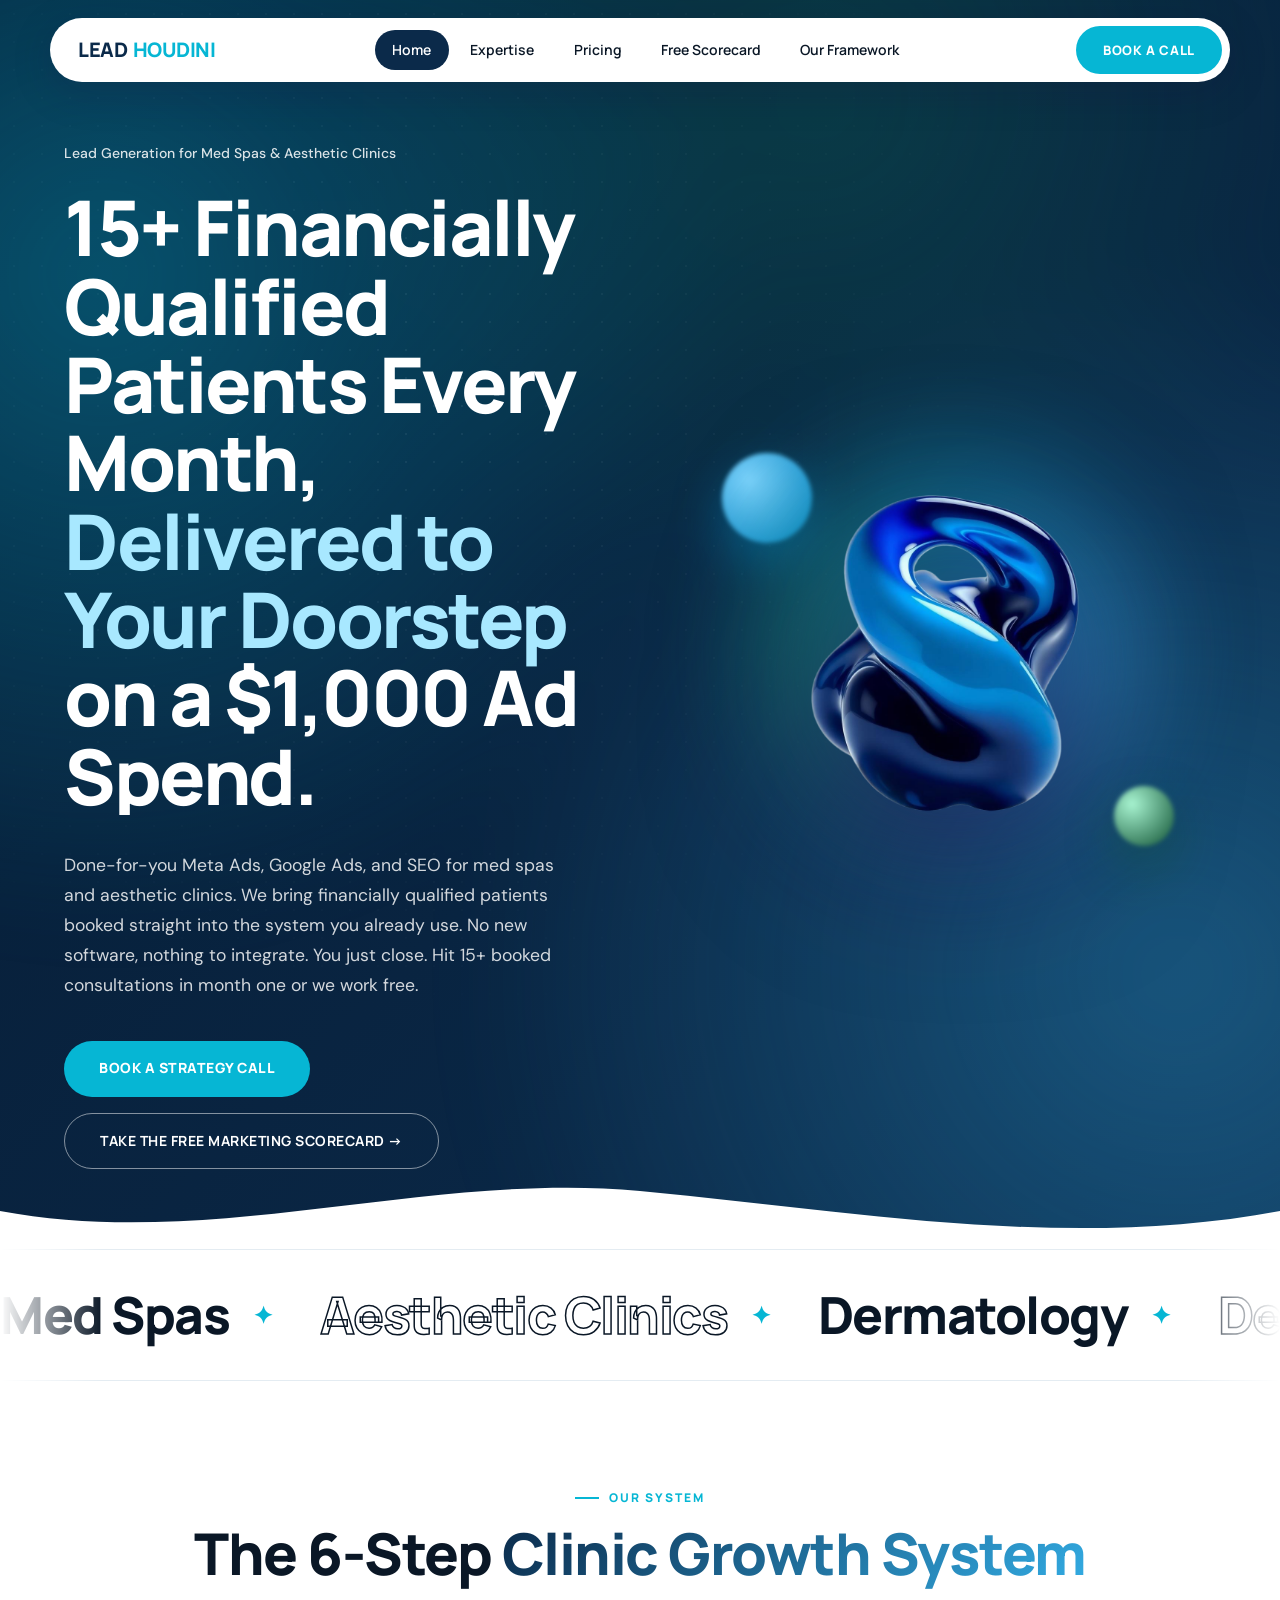
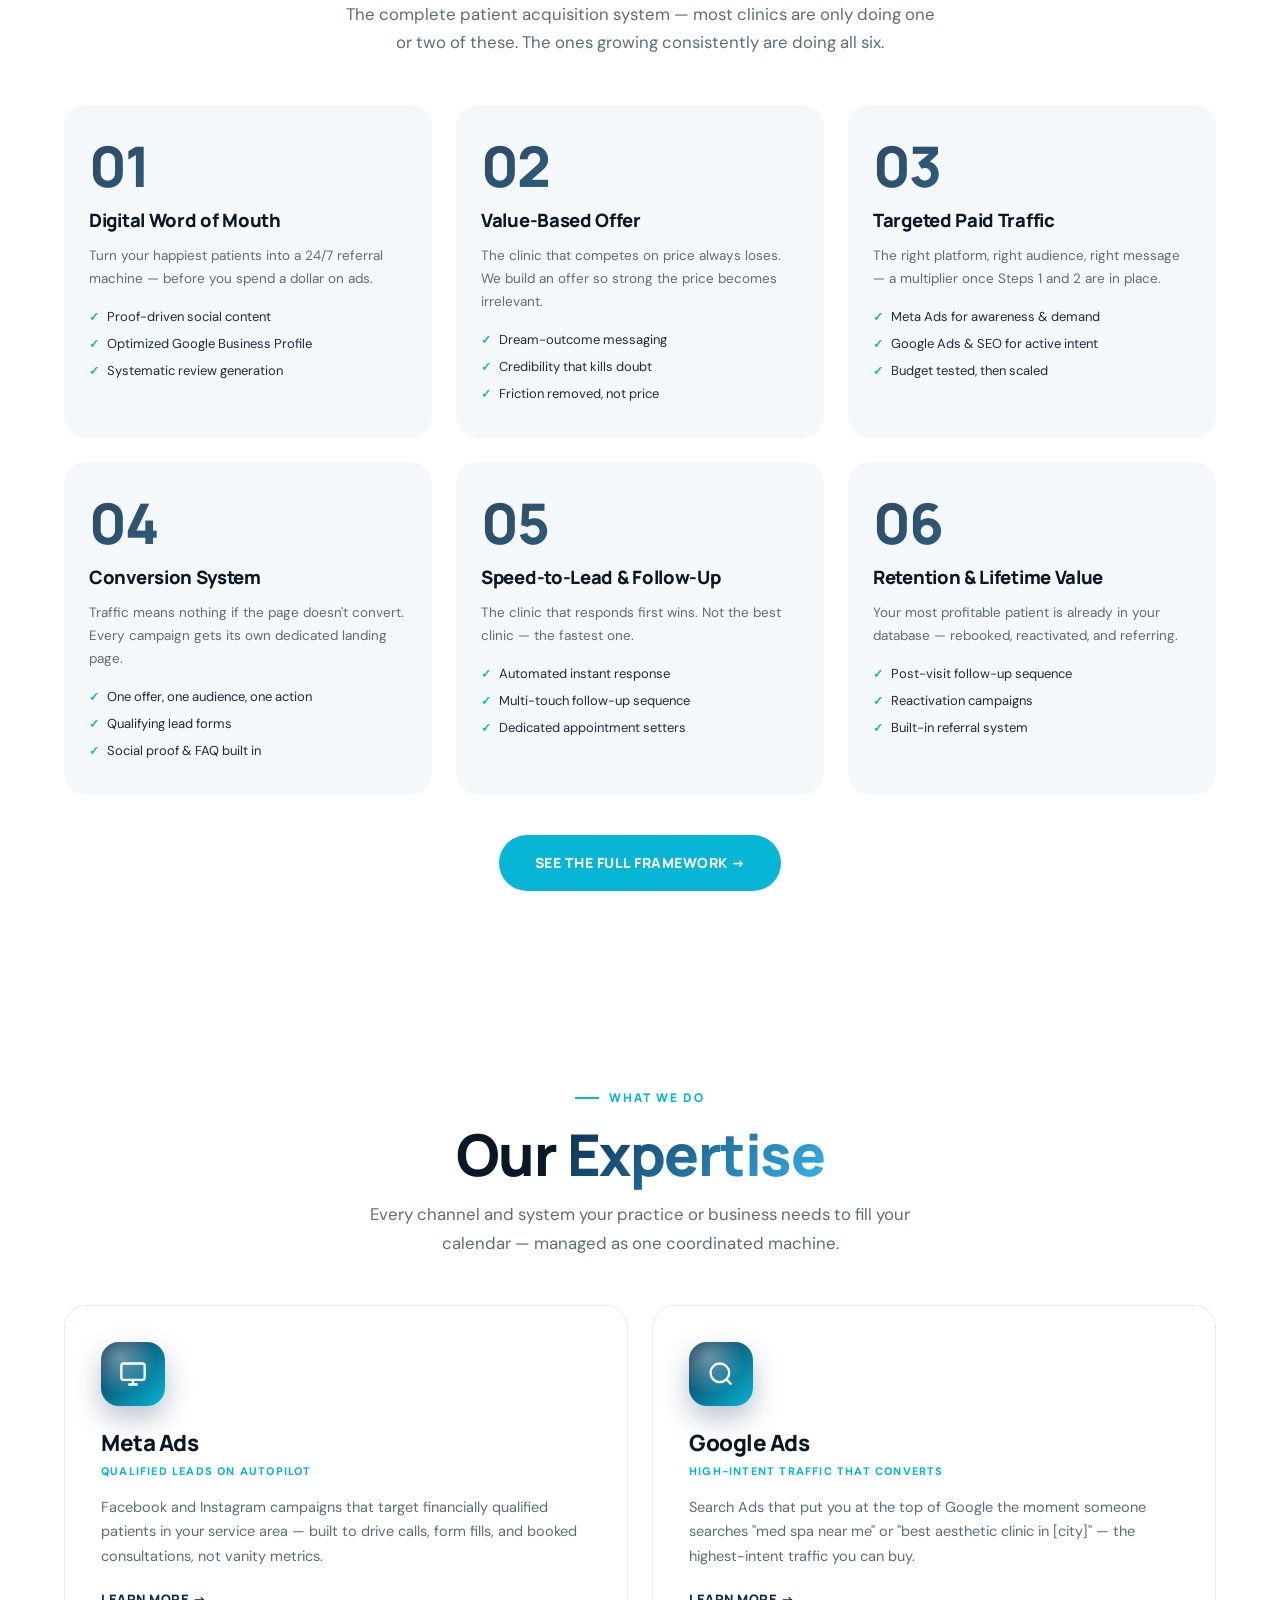
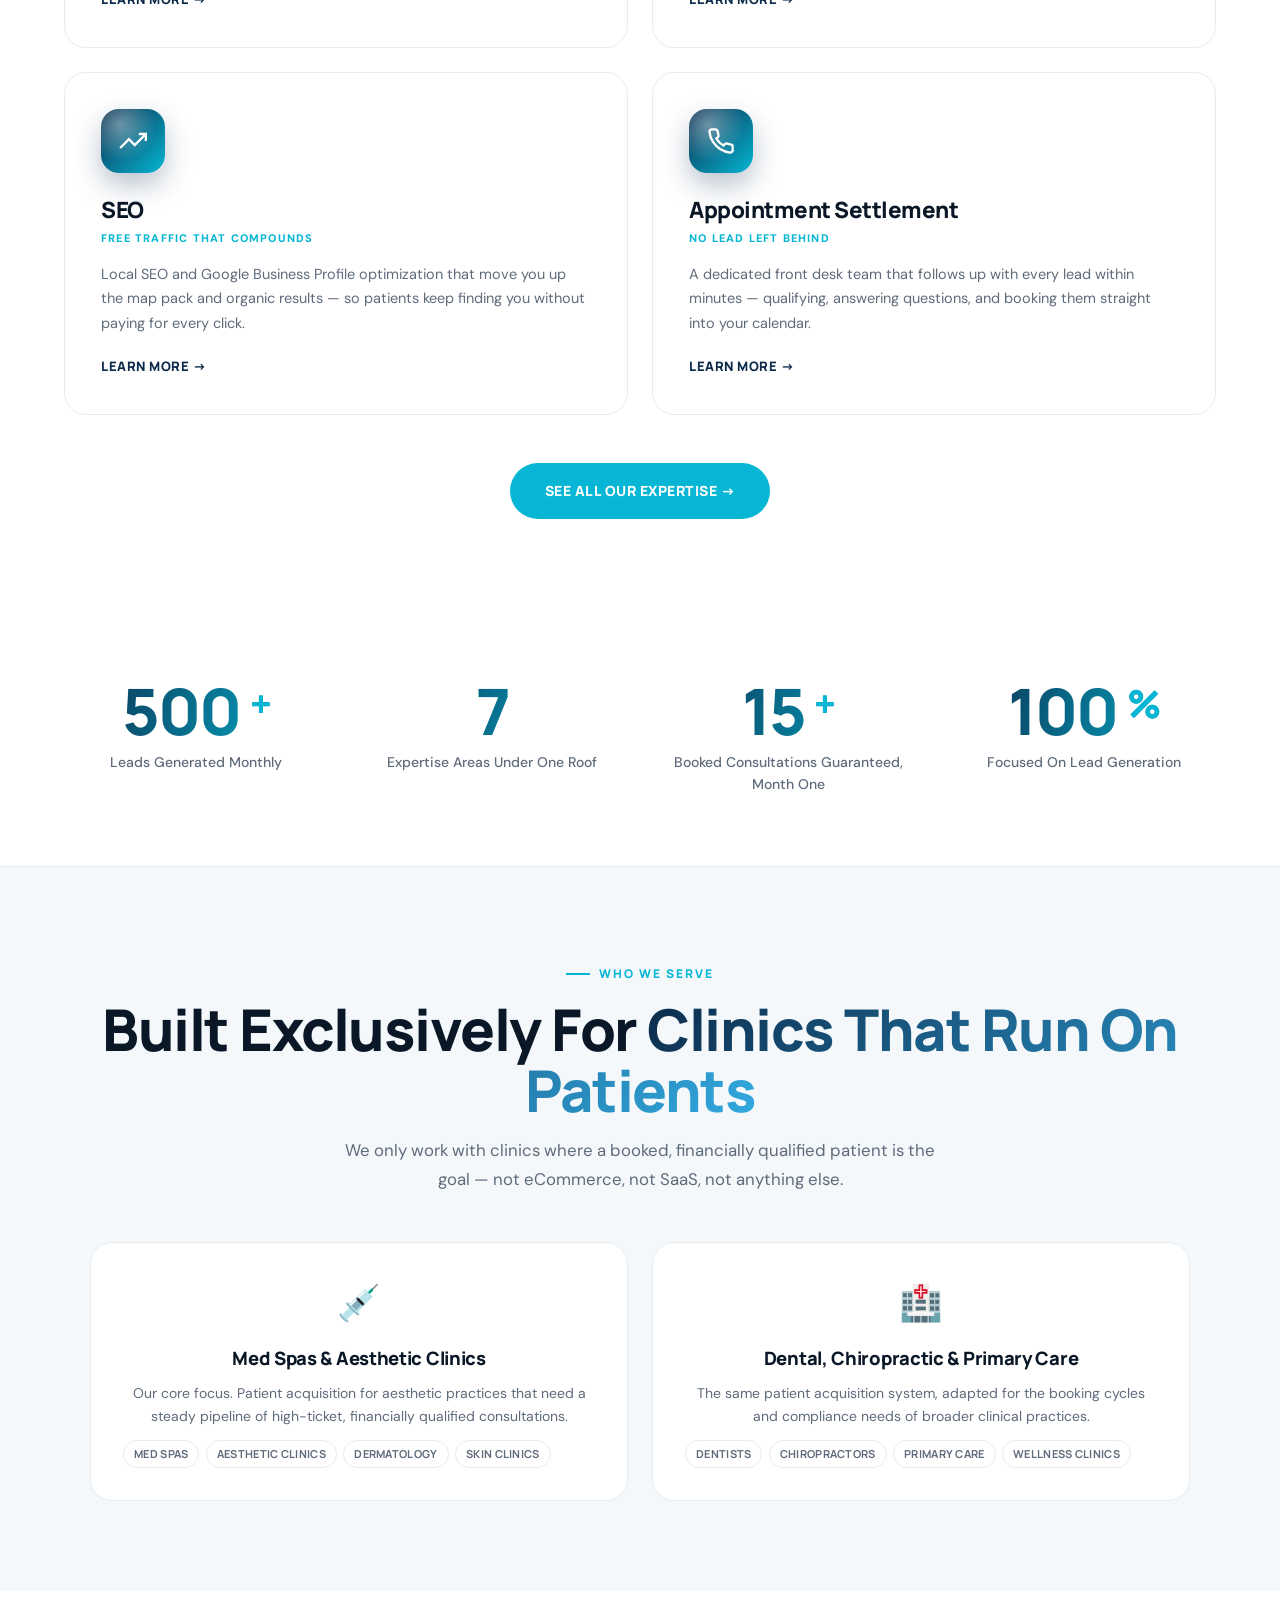
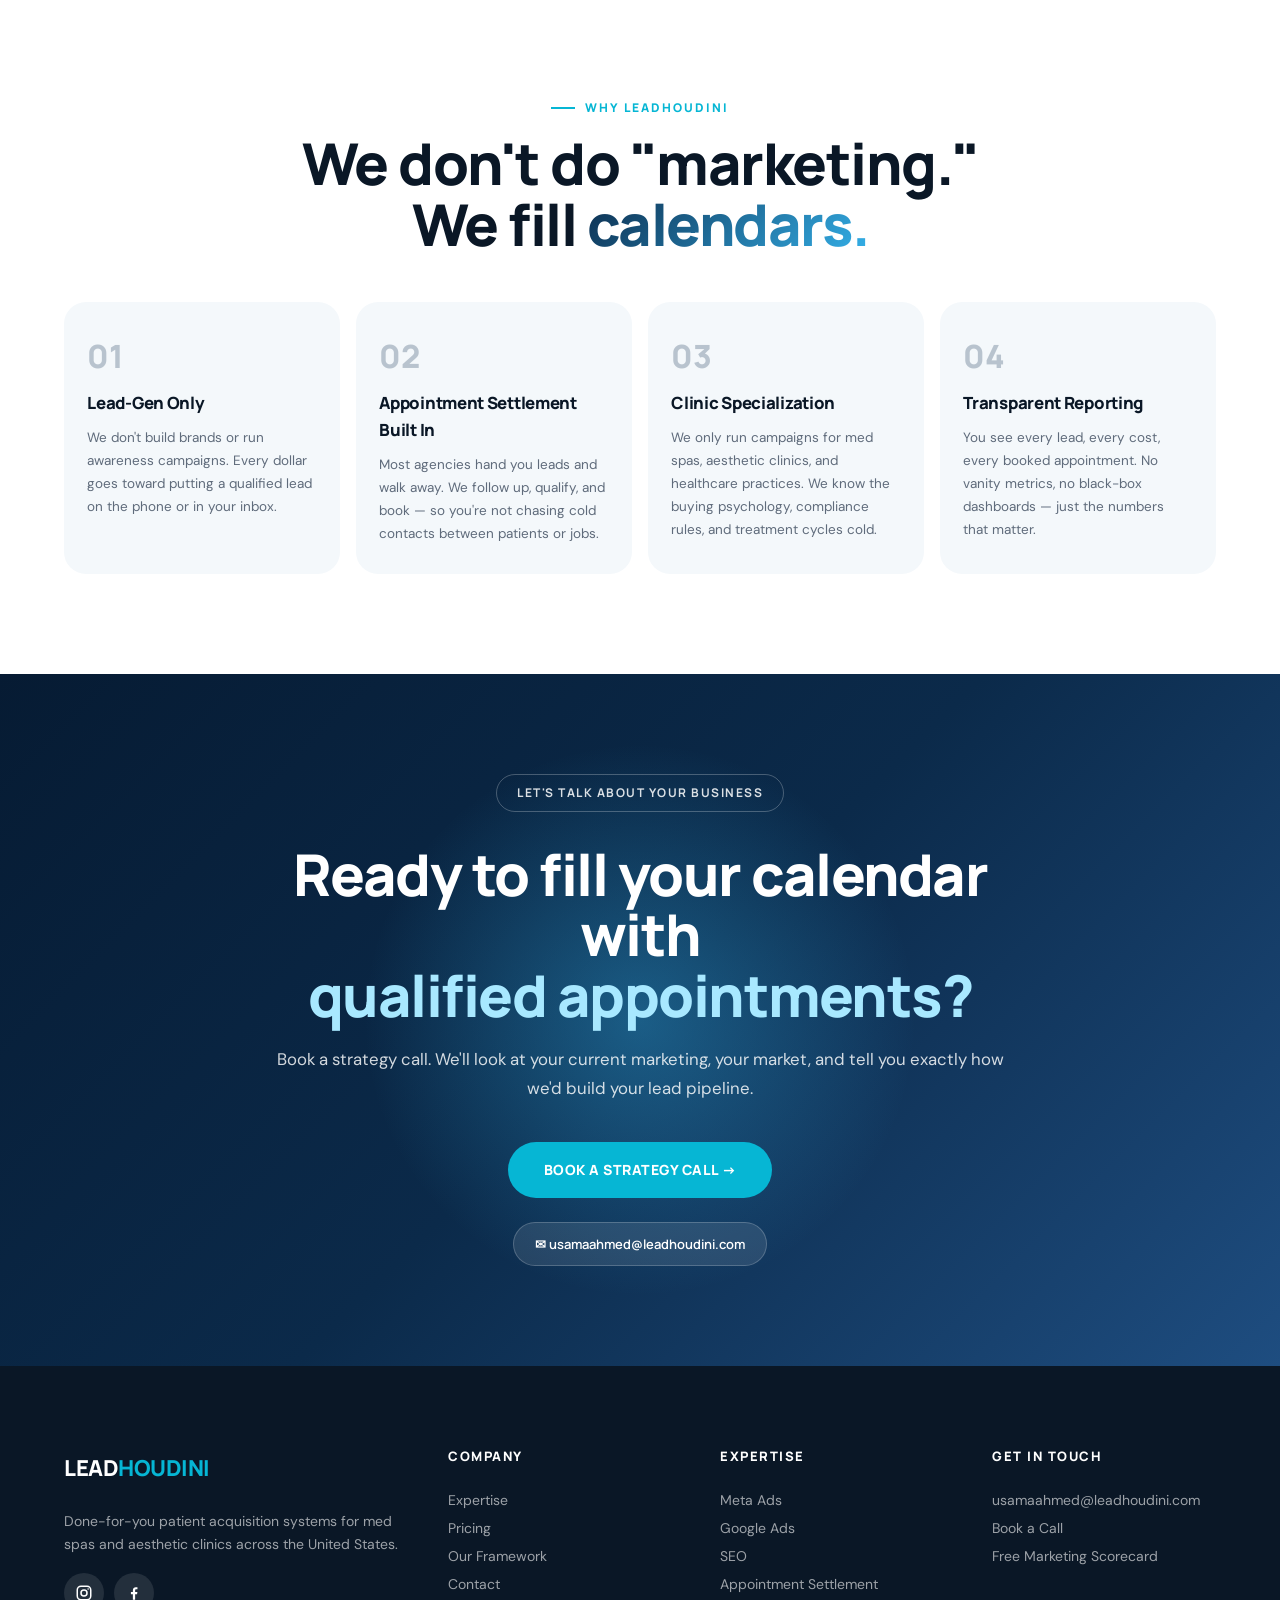
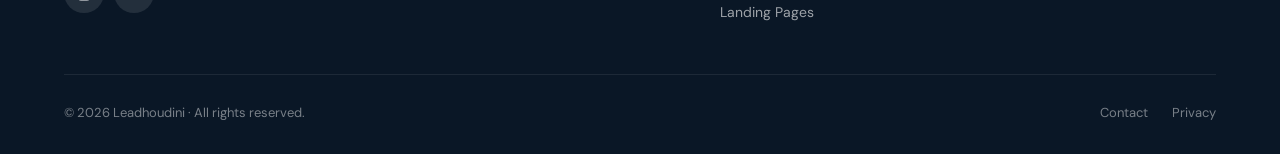
<file: index.html>
<!doctype html>
<html lang="en">
<head>
<meta charset="utf-8">
<meta name="viewport" content="width=device-width,initial-scale=1">
<title>Leadhoudini — Patient Acquisition for Med Spas & Aesthetic Clinics</title>
<meta name="description" content="Leadhoudini gets med spas and aesthetic clinics 15+ financially qualified patients every month, delivered to your doorstep on a $1,000 ad spend, with done-for-you Meta Ads, Google Ads, and SEO — booked straight into the system you already use.">
<link rel="icon" href="favicon.svg" type="image/svg+xml">
<link rel="icon" href="favicon.ico" sizes="48x48">
<link rel="apple-touch-icon" href="apple-touch-icon.png">
<link rel="preconnect" href="https://fonts.googleapis.com">
<link rel="preconnect" href="https://fonts.gstatic.com" crossorigin>
<link rel="stylesheet" href="https://fonts.googleapis.com/css2?family=Manrope:wght@400;500;600;700;800&family=DM+Sans:wght@300;400;500;600;700&display=swap">
<link rel="stylesheet" href="styles.css">
</head>
<body>

<nav class="main-nav">
  <div class="nav-inner">
    <a href="index.html" class="nav-logo">LEAD<span class="logo-accent">HOUDINI</span></a>
    <ul class="nav-links">
      <li><a href="index.html" class="active">Home</a></li>
      <li><a href="expertise.html">Expertise</a></li>
      <li><a href="pricing.html">Pricing</a></li>
      <li><a href="scorecard.html">Free Scorecard</a></li>
      <li><a href="framework.html">Our Framework</a></li>
    </ul>
    <a href="contact.html" class="nav-cta">Book a Call</a>
    <button class="nav-hamburger" aria-label="Menu"><span></span><span></span><span></span></button>
  </div>
</nav>
<div class="mobile-menu">
  <a href="index.html">Home</a>
  <a href="expertise.html">Expertise</a>
  <a href="pricing.html">Pricing</a>
  <a href="scorecard.html">Free Scorecard</a>
  <a href="framework.html">Our Framework</a>
  <a href="contact.html" class="mob-cta">Book a Call</a>
</div>

<div class="page-body">

<!-- ═══ HERO ═══ -->
<section class="hero">
  <div class="hero-inner">
    <div class="hero-copy">
      <div class="hero-eyebrow fade-up">Lead Generation for Med Spas & Aesthetic Clinics</div>
      <h1 class="hero-title fade-up">15+ Financially Qualified Patients Every Month, <span class="accent">Delivered to Your Doorstep</span><span class="hero-title-sub">on a $1,000 Ad Spend.</span></h1>
      <p class="hero-sub fade-up">Done-for-you Meta Ads, Google Ads, and SEO for med spas and aesthetic clinics. We bring financially qualified patients booked straight into the system you already use. No new software, nothing to integrate. You just close. Hit 15+ booked consultations in month one or we work free.</p>
      <div class="hero-actions fade-up">
        <a href="contact.html" class="btn-main">Book a Strategy Call</a>
        <a href="scorecard.html" class="btn-ghost">Take the Free Marketing Scorecard →</a>
      </div>
    </div>
    <div class="hero-visual fade-up">
      <span class="glow-ring" aria-hidden></span>
      <img src="hero-blob.png" alt="Abstract 3D growth shape" class="hero-blob" width="1024" height="1024">
    </div>
  </div>
  <svg class="hero-wave" viewBox="0 0 1440 120" preserveAspectRatio="none" aria-hidden>
    <path class="fill" d="M0,80 C240,120 480,40 720,60 C960,80 1200,120 1440,80 L1440,120 L0,120 Z"/>
  </svg>
</section>

<!-- ═══ INDUSTRY MARQUEE ═══ -->
<div class="marquee">
  <div class="marquee-inner">
    <span class="marquee-item"><span>Med Spas</span><span class="sep">✦</span></span>
    <span class="marquee-item"><span class="outline">Aesthetic Clinics</span><span class="sep">✦</span></span>
    <span class="marquee-item"><span>Dermatology</span><span class="sep">✦</span></span>
    <span class="marquee-item"><span class="outline">Dentists</span><span class="sep">✦</span></span>
    <span class="marquee-item"><span>Chiropractors</span><span class="sep">✦</span></span>
    <span class="marquee-item"><span class="outline">Wellness Clinics</span><span class="sep">✦</span></span>
    <span class="marquee-item"><span>Skin Clinics</span><span class="sep">✦</span></span>
    <span class="marquee-item"><span class="outline">Primary Care</span><span class="sep">✦</span></span>
    <!-- duplicate for seamless loop -->
    <span class="marquee-item"><span>Med Spas</span><span class="sep">✦</span></span>
    <span class="marquee-item"><span class="outline">Aesthetic Clinics</span><span class="sep">✦</span></span>
    <span class="marquee-item"><span>Dermatology</span><span class="sep">✦</span></span>
    <span class="marquee-item"><span class="outline">Dentists</span><span class="sep">✦</span></span>
    <span class="marquee-item"><span>Chiropractors</span><span class="sep">✦</span></span>
    <span class="marquee-item"><span class="outline">Wellness Clinics</span><span class="sep">✦</span></span>
  </div>
</div>

<!-- ═══ 6-STEP GROWTH FRAMEWORK ═══ -->
<section class="framework-section">
  <div class="section-inner" style="text-align:center">
    <span class="section-tag fade-up">Our System</span>
    <h2 class="section-title fade-up">The 6-Step <span class="accent">Clinic Growth System</span></h2>
    <p class="section-sub fade-up" style="margin:0 auto 3rem">The complete patient acquisition system — most clinics are only doing one or two of these. The ones growing consistently are doing all six.</p>
    <div class="fw-grid">
      <div class="fw-card fade-up">
        <div class="fw-num">01</div>
        <div class="fw-title">Digital Word of Mouth</div>
        <div class="fw-desc">Turn your happiest patients into a 24/7 referral machine — before you spend a dollar on ads.</div>
        <div class="fw-items">
          <div class="fw-item">Proof-driven social content</div>
          <div class="fw-item">Optimized Google Business Profile</div>
          <div class="fw-item">Systematic review generation</div>
        </div>
      </div>
      <div class="fw-card fade-up">
        <div class="fw-num">02</div>
        <div class="fw-title">Value-Based Offer</div>
        <div class="fw-desc">The clinic that competes on price always loses. We build an offer so strong the price becomes irrelevant.</div>
        <div class="fw-items">
          <div class="fw-item">Dream-outcome messaging</div>
          <div class="fw-item">Credibility that kills doubt</div>
          <div class="fw-item">Friction removed, not price</div>
        </div>
      </div>
      <div class="fw-card fade-up">
        <div class="fw-num">03</div>
        <div class="fw-title">Targeted Paid Traffic</div>
        <div class="fw-desc">The right platform, right audience, right message — a multiplier once Steps 1 and 2 are in place.</div>
        <div class="fw-items">
          <div class="fw-item">Meta Ads for awareness & demand</div>
          <div class="fw-item">Google Ads & SEO for active intent</div>
          <div class="fw-item">Budget tested, then scaled</div>
        </div>
      </div>
      <div class="fw-card fade-up">
        <div class="fw-num">04</div>
        <div class="fw-title">Conversion System</div>
        <div class="fw-desc">Traffic means nothing if the page doesn't convert. Every campaign gets its own dedicated landing page.</div>
        <div class="fw-items">
          <div class="fw-item">One offer, one audience, one action</div>
          <div class="fw-item">Qualifying lead forms</div>
          <div class="fw-item">Social proof & FAQ built in</div>
        </div>
      </div>
      <div class="fw-card fade-up">
        <div class="fw-num">05</div>
        <div class="fw-title">Speed-to-Lead & Follow-Up</div>
        <div class="fw-desc">The clinic that responds first wins. Not the best clinic — the fastest one.</div>
        <div class="fw-items">
          <div class="fw-item">Automated instant response</div>
          <div class="fw-item">Multi-touch follow-up sequence</div>
          <div class="fw-item">Dedicated appointment setters</div>
        </div>
      </div>
      <div class="fw-card fade-up">
        <div class="fw-num">06</div>
        <div class="fw-title">Retention & Lifetime Value</div>
        <div class="fw-desc">Your most profitable patient is already in your database — rebooked, reactivated, and referring.</div>
        <div class="fw-items">
          <div class="fw-item">Post-visit follow-up sequence</div>
          <div class="fw-item">Reactivation campaigns</div>
          <div class="fw-item">Built-in referral system</div>
        </div>
      </div>
    </div>
    <div class="section-cta-link" style="margin-top:2.5rem"><a href="framework.html" class="btn-main fade-up">See the Full Framework →</a></div>
  </div>
</section>

<!-- ═══ EXPERTISE PREVIEW ═══ -->
<section class="services-preview">
  <div class="section-inner">
    <div style="text-align:center;max-width:700px;margin:0 auto 3rem">
      <span class="section-tag fade-up">What We Do</span>
      <h2 class="section-title fade-up">Our <span class="accent">Expertise</span></h2>
      <p class="section-sub fade-up" style="margin:0 auto">Every channel and system your practice or business needs to fill your calendar — managed as one coordinated machine.</p>
    </div>
    <div class="svc-grid-home">
      <div class="svc-card fade-up">
        <div class="svc-icon"><svg viewBox="0 0 24 24" fill="none" stroke="currentColor" stroke-width="2"><rect x="2" y="3" width="20" height="14" rx="2"/><path d="M8 21h8M12 17v4"/></svg></div>
        <div class="svc-title">Meta Ads</div>
        <div class="svc-outcome">Qualified Leads On Autopilot</div>
        <div class="svc-desc">Facebook and Instagram campaigns that target financially qualified patients in your service area — built to drive calls, form fills, and booked consultations, not vanity metrics.</div>
        <a href="expertise.html" class="svc-visit">Learn More →</a>
      </div>
      <div class="svc-card fade-up">
        <div class="svc-icon"><svg viewBox="0 0 24 24" fill="none" stroke="currentColor" stroke-width="2"><circle cx="11" cy="11" r="8"/><path d="m21 21-4.35-4.35"/></svg></div>
        <div class="svc-title">Google Ads</div>
        <div class="svc-outcome">High-Intent Traffic That Converts</div>
        <div class="svc-desc">Search Ads that put you at the top of Google the moment someone searches "med spa near me" or "best aesthetic clinic in [city]" — the highest-intent traffic you can buy.</div>
        <a href="expertise.html" class="svc-visit">Learn More →</a>
      </div>
      <div class="svc-card fade-up">
        <div class="svc-icon"><svg viewBox="0 0 24 24" fill="none" stroke="currentColor" stroke-width="2"><polyline points="23 6 13.5 15.5 8.5 10.5 1 18"/><polyline points="17 6 23 6 23 12"/></svg></div>
        <div class="svc-title">SEO</div>
        <div class="svc-outcome">Free Traffic That Compounds</div>
        <div class="svc-desc">Local SEO and Google Business Profile optimization that move you up the map pack and organic results — so patients keep finding you without paying for every click.</div>
        <a href="expertise.html" class="svc-visit">Learn More →</a>
      </div>
      <div class="svc-card fade-up">
        <div class="svc-icon"><svg viewBox="0 0 24 24" fill="none" stroke="currentColor" stroke-width="2"><path d="M22 16.92v3a2 2 0 0 1-2.18 2 19.79 19.79 0 0 1-8.63-3.07 19.5 19.5 0 0 1-6-6 19.79 19.79 0 0 1-3.07-8.67A2 2 0 0 1 4.11 2h3a2 2 0 0 1 2 1.72c.127.96.361 1.903.7 2.81a2 2 0 0 1-.45 2.11L8.09 9.91a16 16 0 0 0 6 6l1.27-1.27a2 2 0 0 1 2.11-.45c.907.339 1.85.573 2.81.7A2 2 0 0 1 22 16.92z"/></svg></div>
        <div class="svc-title">Appointment Settlement</div>
        <div class="svc-outcome">No Lead Left Behind</div>
        <div class="svc-desc">A dedicated front desk team that follows up with every lead within minutes — qualifying, answering questions, and booking them straight into your calendar.</div>
        <a href="expertise.html" class="svc-visit">Learn More →</a>
      </div>
    </div>
    <div class="section-cta-link"><a href="expertise.html" class="btn-main fade-up">See All Our Expertise →</a></div>
  </div>
</section>

<!-- ═══ STATS ═══ -->
<section class="stats-strip">
  <div class="stats-grid">
    <div class="stat-item fade-up">
      <div class="stat-num">500<span class="plus">+</span></div>
      <div class="stat-label">Leads Generated Monthly</div>
    </div>
    <div class="stat-item fade-up">
      <div class="stat-num">7</div>
      <div class="stat-label">Expertise Areas Under One Roof</div>
    </div>
    <div class="stat-item fade-up">
      <div class="stat-num">15<span class="plus">+</span></div>
      <div class="stat-label">Booked Consultations Guaranteed, Month One</div>
    </div>
    <div class="stat-item fade-up">
      <div class="stat-num">100<span class="plus">%</span></div>
      <div class="stat-label">Focused On Lead Generation</div>
    </div>
  </div>
</section>

<!-- ═══ INDUSTRIES ═══ -->
<section class="section" style="background:var(--bg-soft)">
  <div class="section-inner" style="text-align:center">
    <span class="section-tag fade-up">Who We Serve</span>
    <h2 class="section-title fade-up">Built Exclusively For <span class="accent">Clinics That Run On Patients</span></h2>
    <p class="section-sub fade-up" style="margin:0 auto 3rem">We only work with clinics where a booked, financially qualified patient is the goal — not eCommerce, not SaaS, not anything else.</p>
    <div class="ind-grid">
      <div class="ind-card fade-up">
        <div class="ind-icon">💉</div>
        <div class="ind-title">Med Spas & Aesthetic Clinics</div>
        <div class="ind-desc">Our core focus. Patient acquisition for aesthetic practices that need a steady pipeline of high-ticket, financially qualified consultations.</div>
        <div class="ind-subs"><span class="ind-sub">Med Spas</span><span class="ind-sub">Aesthetic Clinics</span><span class="ind-sub">Dermatology</span><span class="ind-sub">Skin Clinics</span></div>
      </div>
      <div class="ind-card fade-up">
        <div class="ind-icon">🏥</div>
        <div class="ind-title">Dental, Chiropractic & Primary Care</div>
        <div class="ind-desc">The same patient acquisition system, adapted for the booking cycles and compliance needs of broader clinical practices.</div>
        <div class="ind-subs"><span class="ind-sub">Dentists</span><span class="ind-sub">Chiropractors</span><span class="ind-sub">Primary Care</span><span class="ind-sub">Wellness Clinics</span></div>
      </div>
    </div>
  </div>
</section>

<!-- ═══ WHY US ═══ -->
<section class="why-section">
  <div class="section-inner" style="text-align:center">
    <span class="section-tag fade-up">Why Leadhoudini</span>
    <h2 class="section-title fade-up">We don't do "marketing." <br>We fill <span class="accent">calendars.</span></h2>
    <div class="why-grid">
      <div class="why-card fade-up">
        <div class="why-num">01</div>
        <div class="why-title">Lead-Gen Only</div>
        <div class="why-desc">We don't build brands or run awareness campaigns. Every dollar goes toward putting a qualified lead on the phone or in your inbox.</div>
      </div>
      <div class="why-card fade-up">
        <div class="why-num">02</div>
        <div class="why-title">Appointment Settlement Built In</div>
        <div class="why-desc">Most agencies hand you leads and walk away. We follow up, qualify, and book — so you're not chasing cold contacts between patients or jobs.</div>
      </div>
      <div class="why-card fade-up">
        <div class="why-num">03</div>
        <div class="why-title">Clinic Specialization</div>
        <div class="why-desc">We only run campaigns for med spas, aesthetic clinics, and healthcare practices. We know the buying psychology, compliance rules, and treatment cycles cold.</div>
      </div>
      <div class="why-card fade-up">
        <div class="why-num">04</div>
        <div class="why-title">Transparent Reporting</div>
        <div class="why-desc">You see every lead, every cost, every booked appointment. No vanity metrics, no black-box dashboards — just the numbers that matter.</div>
      </div>
    </div>
  </div>
</section>

<!-- ═══ CTA ═══ -->
<section class="cta-section">
  <div class="cta-inner">
    <div class="cta-badge fade-up">Let's Talk About Your Business</div>
    <h2 class="cta-title fade-up">Ready to fill your calendar with<br><span class="accent">qualified appointments?</span></h2>
    <p class="cta-sub fade-up">Book a strategy call. We'll look at your current marketing, your market, and tell you exactly how we'd build your lead pipeline.</p>
    <a href="contact.html" class="cta-btn fade-up">Book a Strategy Call →</a>
    <div class="cta-contacts fade-up">
      <a href="mailto:usamaahmed@leadhoudini.com" class="contact-btn">✉ usamaahmed@leadhoudini.com</a>
    </div>
  </div>
</section>

</div>

<footer class="site-footer">
  <div class="footer-inner">
    <div class="footer-col footer-brand">
      <a href="index.html" class="nav-logo">LEAD<span class="logo-accent">HOUDINI</span></a>
      <p>Done-for-you patient acquisition systems for med spas and aesthetic clinics across the United States.</p>
      <div class="footer-social"><a href="https://www.instagram.com/usamaahmedclinicmarketer/" target="_blank" rel="noopener" aria-label="Leadhoudini on Instagram"><svg viewBox="0 0 24 24" fill="none" stroke="currentColor" stroke-width="2" stroke-linecap="round" stroke-linejoin="round"><rect x="3" y="3" width="18" height="18" rx="5"/><circle cx="12" cy="12" r="4"/><circle cx="17.5" cy="6.5" r="1" fill="currentColor" stroke="none"/></svg></a><a href="https://www.facebook.com/profile.php?id=61588510712652" target="_blank" rel="noopener" aria-label="Leadhoudini on Facebook"><svg viewBox="0 0 24 24" fill="currentColor"><path d="M13.5 21v-7.5h2.6l.4-3h-3V8.6c0-.9.3-1.5 1.6-1.5h1.5V4.4c-.3 0-1.2-.1-2.2-.1-2.3 0-3.9 1.4-3.9 4v2.2H7.9v3h2.6V21h3z"/></svg></a></div>
    </div>
    <div class="footer-col"><h4>Company</h4>
      <a href="expertise.html">Expertise</a>
      <a href="pricing.html">Pricing</a>
      <a href="framework.html">Our Framework</a>
      <a href="contact.html">Contact</a>
    </div>
    <div class="footer-col"><h4>Expertise</h4>
      <a href="expertise.html">Meta Ads</a>
      <a href="expertise.html">Google Ads</a><a href="expertise.html">SEO</a>
      <a href="expertise.html">Appointment Settlement</a>
      <a href="expertise.html">Landing Pages</a>
    </div>
    <div class="footer-col"><h4>Get in Touch</h4>
      <a href="mailto:usamaahmed@leadhoudini.com">usamaahmed@leadhoudini.com</a>
      <a href="contact.html">Book a Call</a>
      <a href="scorecard.html">Free Marketing Scorecard</a>
    </div>
  </div>
  <div class="footer-bottom">
    <div class="footer-copy">© 2026 Leadhoudini · All rights reserved.</div>
    <div class="footer-bottom-links"><a href="contact.html">Contact</a><a href="privacy.html">Privacy</a></div>
  </div>
</footer>
<script src="script.js"></script>
</body>
</html>
</file>
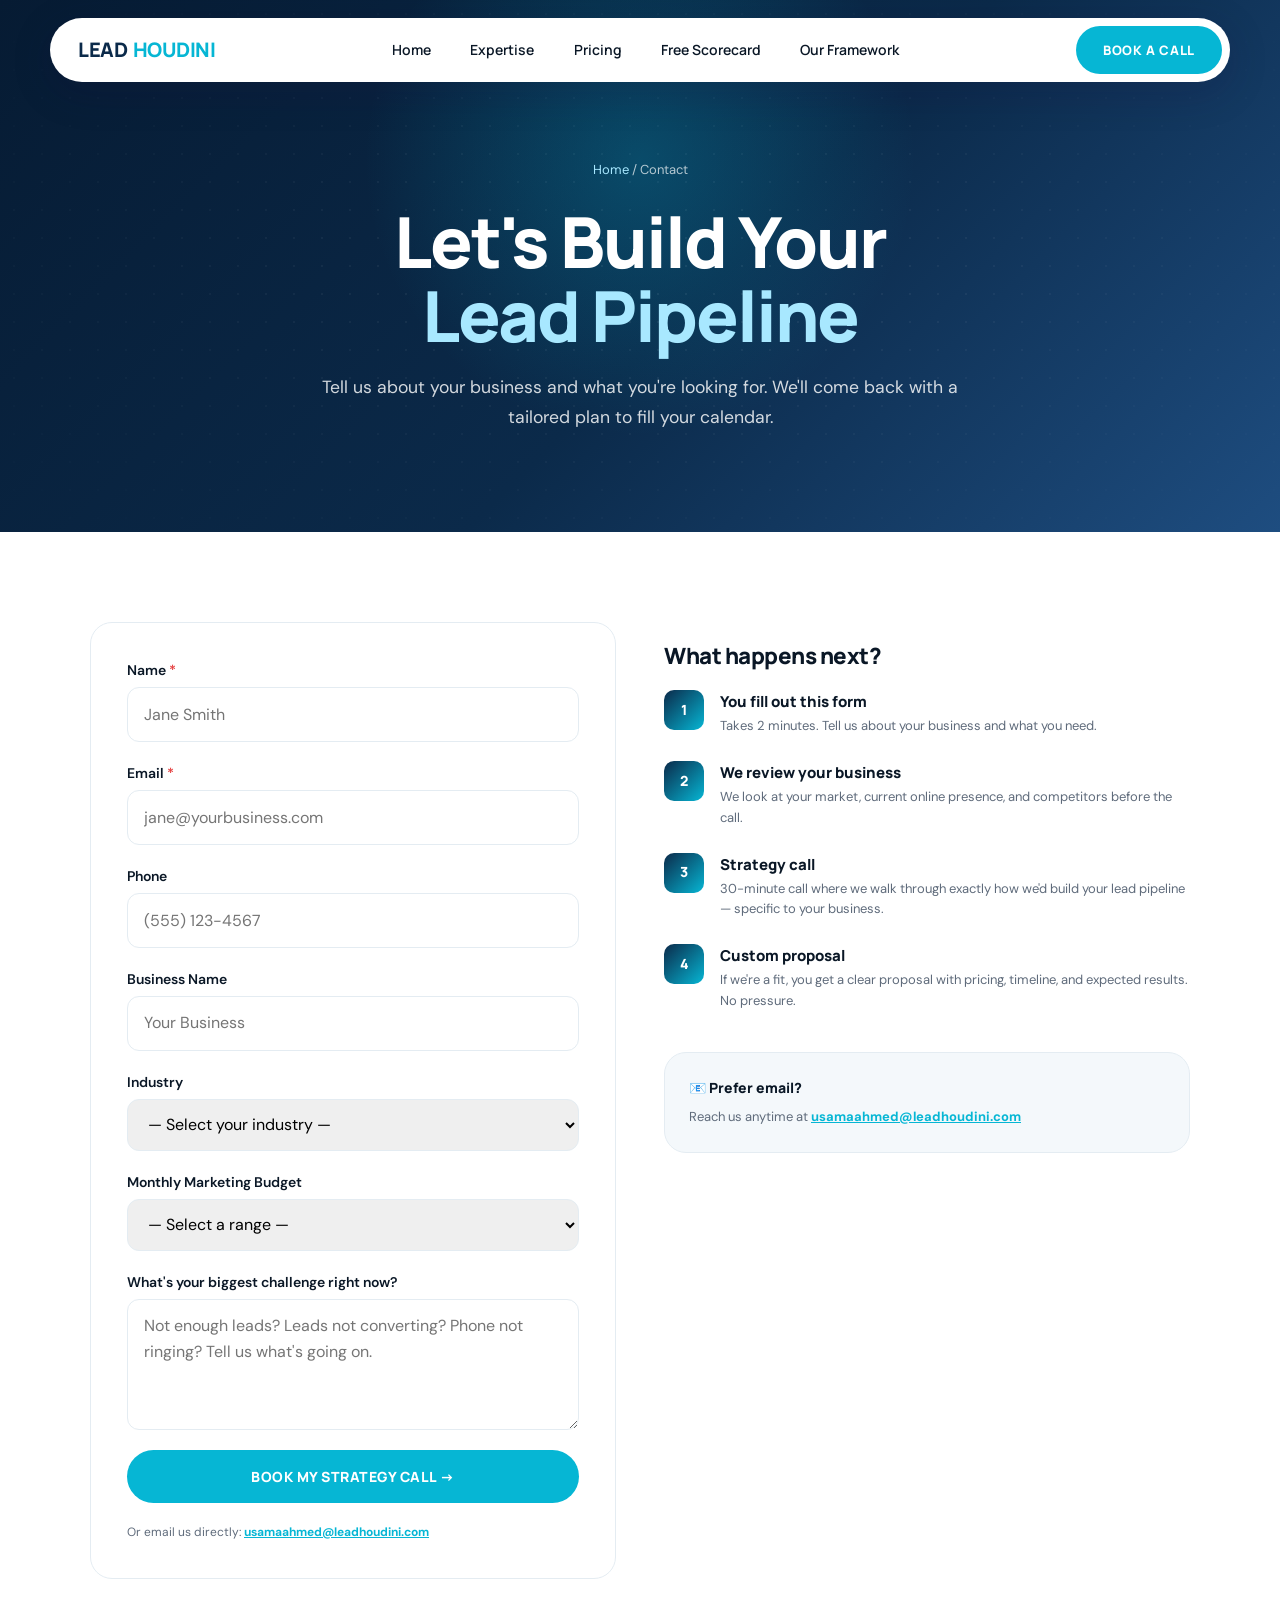
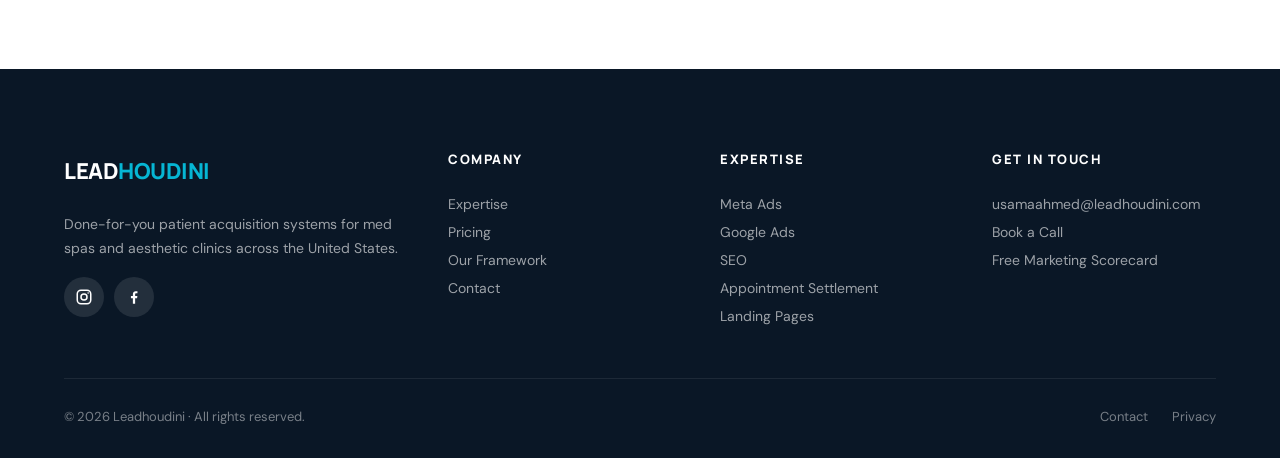
<file: contact.html>
<!doctype html>
<html lang="en">
<head>
<meta charset="utf-8">
<meta name="viewport" content="width=device-width,initial-scale=1">
<title>Book a Strategy Call | Leadhoudini</title>
<meta name="description" content="Tell us about your business. We'll come back with a custom lead generation plan.">
<link rel="icon" href="favicon.svg" type="image/svg+xml">
<link rel="icon" href="favicon.ico" sizes="48x48">
<link rel="apple-touch-icon" href="apple-touch-icon.png">
<link rel="preconnect" href="https://fonts.googleapis.com">
<link rel="preconnect" href="https://fonts.gstatic.com" crossorigin>
<link rel="stylesheet" href="https://fonts.googleapis.com/css2?family=Manrope:wght@400;500;600;700;800&family=DM+Sans:wght@300;400;500;600;700&display=swap">
<link rel="stylesheet" href="styles.css">
</head>
<body>

<nav class="main-nav">
  <div class="nav-inner">
    <a href="index.html" class="nav-logo">LEAD<span class="logo-accent">HOUDINI</span></a>
    <ul class="nav-links">
      <li><a href="index.html">Home</a></li>
      <li><a href="expertise.html">Expertise</a></li>
      <li><a href="pricing.html">Pricing</a></li>
      <li><a href="scorecard.html">Free Scorecard</a></li>
      <li><a href="framework.html">Our Framework</a></li>
    </ul>
    <a href="contact.html" class="nav-cta">Book a Call</a>
    <button class="nav-hamburger" aria-label="Menu"><span></span><span></span><span></span></button>
  </div>
</nav>
<div class="mobile-menu"><a href="index.html">Home</a><a href="expertise.html">Expertise</a><a href="pricing.html">Pricing</a><a href="scorecard.html">Free Scorecard</a><a href="framework.html">Our Framework</a><a href="contact.html" class="mob-cta">Book a Call</a></div>

<div class="page-body">

<div class="page-hero"><div class="page-hero-glow"></div><div class="page-hero-inner">
  <div class="page-breadcrumb"><a href="index.html">Home</a> / Contact</div>
  <h1 class="page-title fade-up">Let's Build Your<br><span class="accent">Lead Pipeline</span></h1>
  <p class="page-desc fade-up">Tell us about your business and what you're looking for. We'll come back with a tailored plan to fill your calendar.</p>
</div></div>

<section class="section">
  <div class="section-inner contact-layout">

    <!-- Form -->
    <div>
      <form class="contact-form fade-up" novalidate>
        <div class="field-wrap">
          <label for="f-name">Name <span style="color:#e53e3e">*</span></label>
          <input id="f-name" name="name" type="text" placeholder="Jane Smith" required>
        </div>
        <div class="field-wrap">
          <label for="f-email">Email <span style="color:#e53e3e">*</span></label>
          <input id="f-email" name="email" type="email" placeholder="jane@yourbusiness.com" required>
        </div>
        <div class="field-wrap">
          <label for="f-phone">Phone</label>
          <input id="f-phone" name="phone" type="tel" placeholder="(555) 123-4567">
        </div>
        <div class="field-wrap">
          <label for="f-business">Business Name</label>
          <input id="f-business" name="business" type="text" placeholder="Your Business">
        </div>
        <div class="field-wrap">
          <label for="f-industry">Industry</label>
          <select id="f-industry" name="industry">
            <option value="">— Select your industry —</option>
            <option>Med Spa / Aesthetic Clinic</option>
            <option>Dermatology Clinic</option>
            <option>Dentist</option>
            <option>Chiropractor</option>
            <option>Primary Healthcare</option>
            <option>Other</option>
          </select>
        </div>
        <div class="field-wrap">
          <label for="f-budget">Monthly Marketing Budget</label>
          <select id="f-budget" name="budget">
            <option value="">— Select a range —</option>
            <option>Under $2,000</option>
            <option>$2,000 – $5,000</option>
            <option>$5,000 – $10,000</option>
            <option>$10,000+</option>
          </select>
        </div>
        <div class="field-wrap">
          <label for="f-msg">What's your biggest challenge right now?</label>
          <textarea id="f-msg" name="msg" rows="4" placeholder="Not enough leads? Leads not converting? Phone not ringing? Tell us what's going on."></textarea>
        </div>
        <button type="submit" class="btn-main" style="justify-self:start;width:100%;justify-content:center">Book My Strategy Call →</button>
        <div style="font-size:12px;color:var(--muted)">Or email us directly: <a href="mailto:usamaahmed@leadhoudini.com" style="color:var(--orange);font-weight:700">usamaahmed@leadhoudini.com</a></div>
      </form>
    </div>

    <!-- Info sidebar -->
    <div class="fade-up" style="padding-top:1rem">
      <h3 style="font-family:var(--font-head);font-size:1.4rem;font-weight:800;margin-bottom:1rem;letter-spacing:-.5px">What happens next?</h3>

      <div style="display:flex;flex-direction:column;gap:1.5rem">
        <div style="display:flex;gap:1rem;align-items:flex-start">
          <div style="width:40px;height:40px;border-radius:10px;background:linear-gradient(135deg,var(--purple),var(--orange));display:flex;align-items:center;justify-content:center;color:#fff;font-family:var(--font-head);font-weight:800;font-size:14px;flex-shrink:0">1</div>
          <div>
            <div style="font-family:var(--font-head);font-weight:800;font-size:15px;margin-bottom:2px">You fill out this form</div>
            <div style="font-size:13px;color:var(--muted);line-height:1.6">Takes 2 minutes. Tell us about your business and what you need.</div>
          </div>
        </div>
        <div style="display:flex;gap:1rem;align-items:flex-start">
          <div style="width:40px;height:40px;border-radius:10px;background:linear-gradient(135deg,var(--purple),var(--orange));display:flex;align-items:center;justify-content:center;color:#fff;font-family:var(--font-head);font-weight:800;font-size:14px;flex-shrink:0">2</div>
          <div>
            <div style="font-family:var(--font-head);font-weight:800;font-size:15px;margin-bottom:2px">We review your business</div>
            <div style="font-size:13px;color:var(--muted);line-height:1.6">We look at your market, current online presence, and competitors before the call.</div>
          </div>
        </div>
        <div style="display:flex;gap:1rem;align-items:flex-start">
          <div style="width:40px;height:40px;border-radius:10px;background:linear-gradient(135deg,var(--purple),var(--orange));display:flex;align-items:center;justify-content:center;color:#fff;font-family:var(--font-head);font-weight:800;font-size:14px;flex-shrink:0">3</div>
          <div>
            <div style="font-family:var(--font-head);font-weight:800;font-size:15px;margin-bottom:2px">Strategy call</div>
            <div style="font-size:13px;color:var(--muted);line-height:1.6">30-minute call where we walk through exactly how we'd build your lead pipeline — specific to your business.</div>
          </div>
        </div>
        <div style="display:flex;gap:1rem;align-items:flex-start">
          <div style="width:40px;height:40px;border-radius:10px;background:linear-gradient(135deg,var(--purple),var(--orange));display:flex;align-items:center;justify-content:center;color:#fff;font-family:var(--font-head);font-weight:800;font-size:14px;flex-shrink:0">4</div>
          <div>
            <div style="font-family:var(--font-head);font-weight:800;font-size:15px;margin-bottom:2px">Custom proposal</div>
            <div style="font-size:13px;color:var(--muted);line-height:1.6">If we're a fit, you get a clear proposal with pricing, timeline, and expected results. No pressure.</div>
          </div>
        </div>
      </div>

      <div style="margin-top:2.5rem;padding:1.5rem;background:var(--bg-soft);border-radius:var(--radius-lg);border:1px solid var(--line)">
        <div style="font-family:var(--font-head);font-weight:800;font-size:14px;margin-bottom:.5rem">📧 Prefer email?</div>
        <div style="font-size:13px;color:var(--muted);line-height:1.6">Reach us anytime at <a href="mailto:usamaahmed@leadhoudini.com" style="color:var(--orange);font-weight:700">usamaahmed@leadhoudini.com</a></div>
      </div>
    </div>

  </div>
</section>

<!-- Step 2: pick a time (shown after the form is submitted, when a Calendly link is configured) -->
<section class="section" id="booking-step" hidden>
  <div class="section-inner" style="max-width:900px;text-align:center">
    <span class="section-tag">Step 2 of 2</span>
    <h2 class="section-title">Pick a time <span class="accent">that suits you</span></h2>
    <p class="section-sub" style="margin:0 auto 1.5rem">Thanks, we have your details. Choose a date and time for your 30-minute strategy call. Times show in your own time zone.</p>
    <div id="calendly-embed" style="min-width:300px;height:720px"></div>
    <div id="booking-done" hidden style="padding:2rem;font-family:var(--font-head);font-weight:800;font-size:1.3rem">✓ You're booked. Check your email for the calendar invite.</div>
  </div>
</section>

</div>

<footer class="site-footer">
  <div class="footer-inner">
    <div class="footer-col footer-brand">
      <a href="index.html" class="nav-logo">LEAD<span class="logo-accent">HOUDINI</span></a>
      <p>Done-for-you patient acquisition systems for med spas and aesthetic clinics across the United States.</p>
      <div class="footer-social"><a href="https://www.instagram.com/usamaahmedclinicmarketer/" target="_blank" rel="noopener" aria-label="Leadhoudini on Instagram"><svg viewBox="0 0 24 24" fill="none" stroke="currentColor" stroke-width="2" stroke-linecap="round" stroke-linejoin="round"><rect x="3" y="3" width="18" height="18" rx="5"/><circle cx="12" cy="12" r="4"/><circle cx="17.5" cy="6.5" r="1" fill="currentColor" stroke="none"/></svg></a><a href="https://www.facebook.com/profile.php?id=61588510712652" target="_blank" rel="noopener" aria-label="Leadhoudini on Facebook"><svg viewBox="0 0 24 24" fill="currentColor"><path d="M13.5 21v-7.5h2.6l.4-3h-3V8.6c0-.9.3-1.5 1.6-1.5h1.5V4.4c-.3 0-1.2-.1-2.2-.1-2.3 0-3.9 1.4-3.9 4v2.2H7.9v3h2.6V21h3z"/></svg></a></div>
    </div>
    <div class="footer-col"><h4>Company</h4><a href="expertise.html">Expertise</a><a href="pricing.html">Pricing</a><a href="framework.html">Our Framework</a><a href="contact.html">Contact</a></div>
    <div class="footer-col"><h4>Expertise</h4><a href="expertise.html">Meta Ads</a><a href="expertise.html">Google Ads</a><a href="expertise.html">SEO</a><a href="expertise.html">Appointment Settlement</a><a href="expertise.html">Landing Pages</a></div>
    <div class="footer-col"><h4>Get in Touch</h4><a href="mailto:usamaahmed@leadhoudini.com">usamaahmed@leadhoudini.com</a><a href="contact.html">Book a Call</a><a href="scorecard.html">Free Marketing Scorecard</a></div>
  </div>
  <div class="footer-bottom">
    <div class="footer-copy">© 2026 Leadhoudini · All rights reserved.</div>
    <div class="footer-bottom-links"><a href="contact.html">Contact</a><a href="privacy.html">Privacy</a></div>
  </div>
</footer>
<script src="script.js"></script>
</body>
</html>
</file>
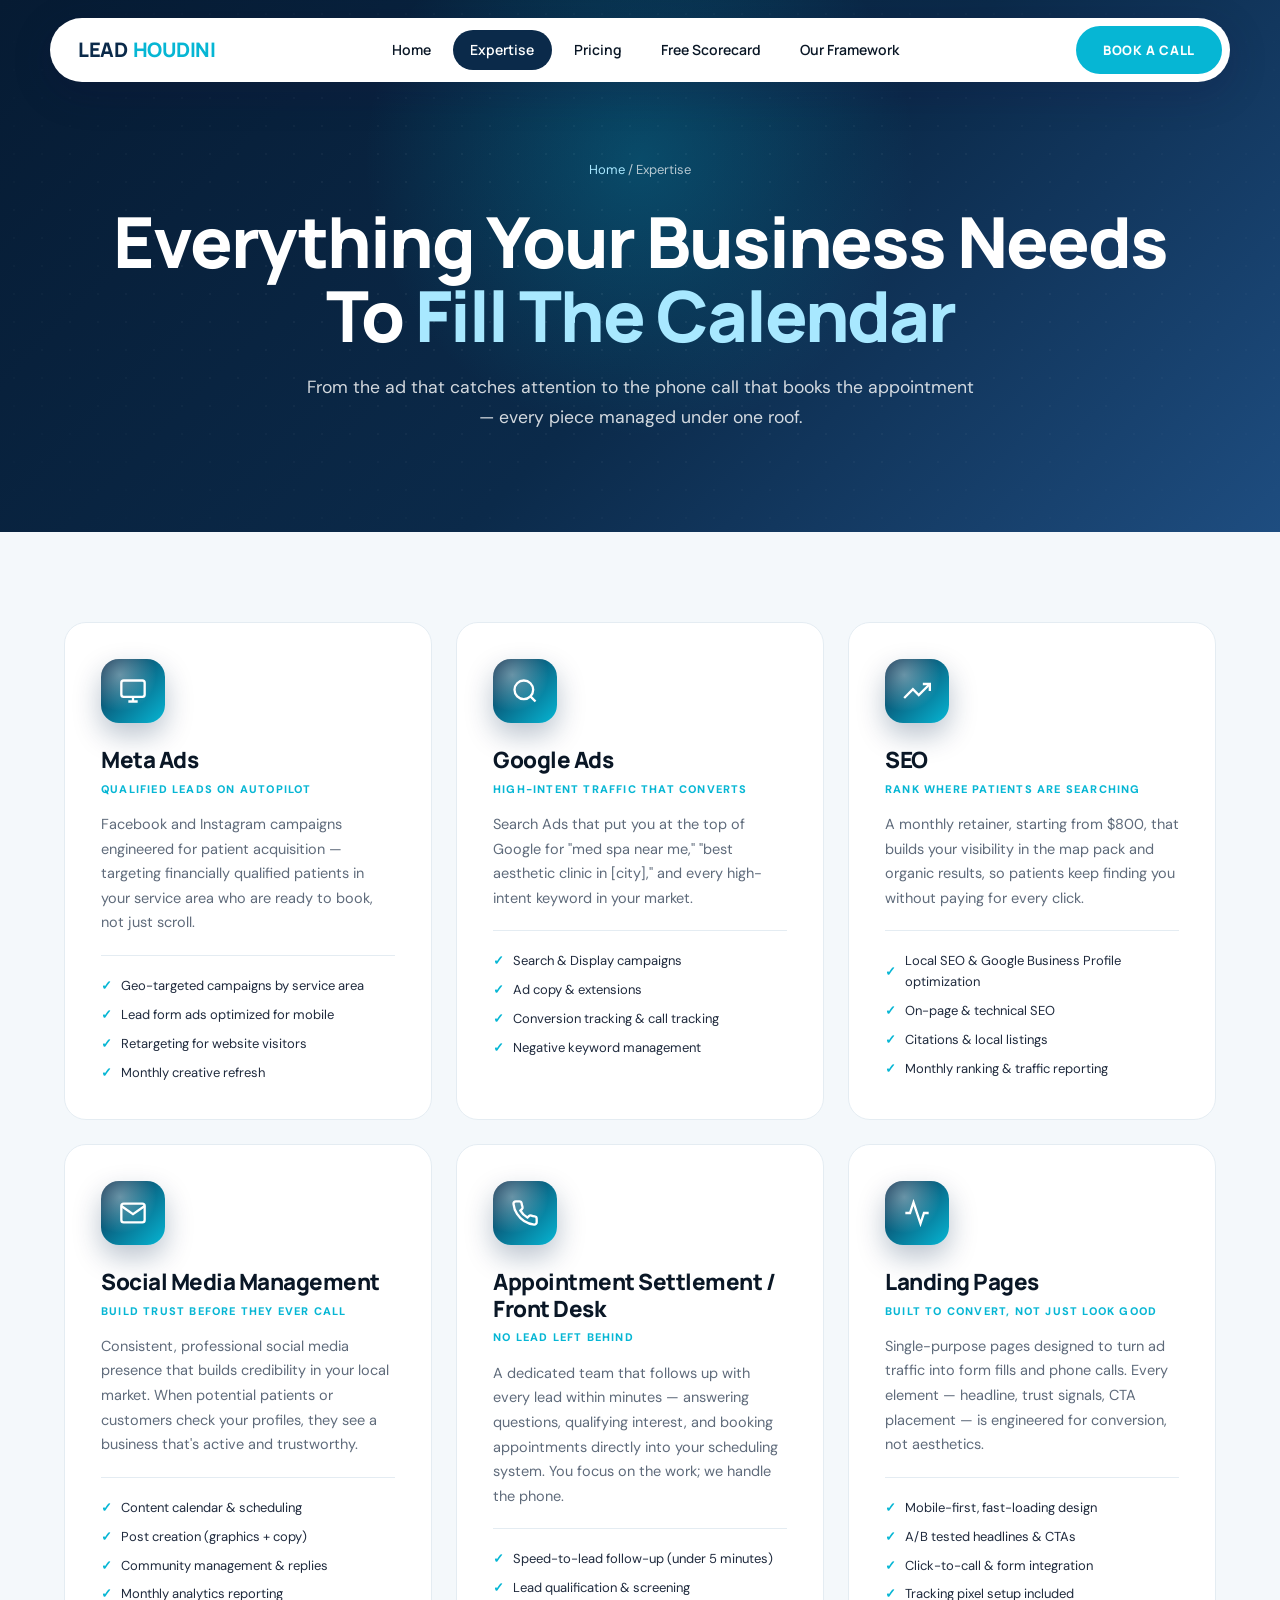
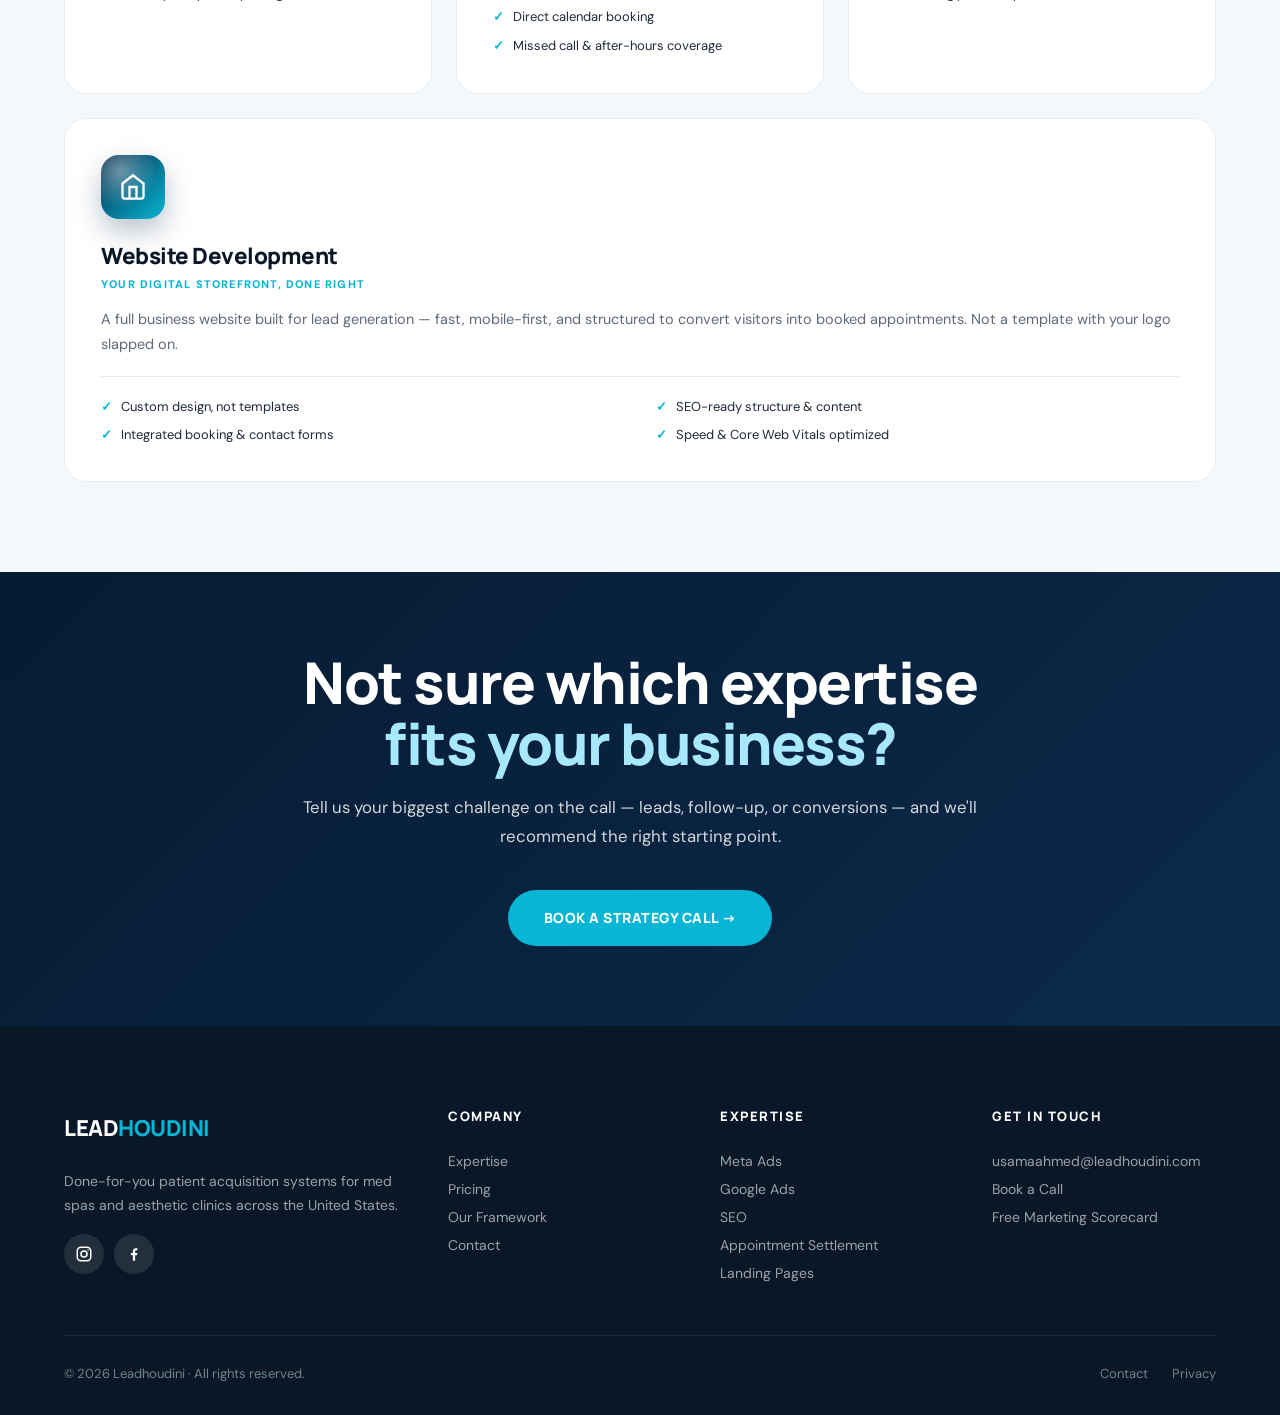
<file: expertise.html>
<!doctype html>
<html lang="en">
<head>
<meta charset="utf-8">
<meta name="viewport" content="width=device-width,initial-scale=1">
<title>Our Expertise | Leadhoudini</title>
<meta name="description" content="Meta Ads, Google Ads, SEO, Social Media Management, Appointment Settlement, Landing Pages, and Website Development — built exclusively for med spas and aesthetic clinics.">
<link rel="icon" href="favicon.svg" type="image/svg+xml">
<link rel="icon" href="favicon.ico" sizes="48x48">
<link rel="apple-touch-icon" href="apple-touch-icon.png">
<link rel="preconnect" href="https://fonts.googleapis.com">
<link rel="preconnect" href="https://fonts.gstatic.com" crossorigin>
<link rel="stylesheet" href="https://fonts.googleapis.com/css2?family=Manrope:wght@400;500;600;700;800&family=DM+Sans:wght@300;400;500;600;700&display=swap">
<link rel="stylesheet" href="styles.css">
</head>
<body>

<nav class="main-nav">
  <div class="nav-inner">
    <a href="index.html" class="nav-logo">LEAD<span class="logo-accent">HOUDINI</span></a>
    <ul class="nav-links">
      <li><a href="index.html">Home</a></li>
      <li><a href="expertise.html" class="active">Expertise</a></li>
      <li><a href="pricing.html">Pricing</a></li>
      <li><a href="scorecard.html">Free Scorecard</a></li>
      <li><a href="framework.html">Our Framework</a></li>
    </ul>
    <a href="contact.html" class="nav-cta">Book a Call</a>
    <button class="nav-hamburger" aria-label="Menu"><span></span><span></span><span></span></button>
  </div>
</nav>
<div class="mobile-menu"><a href="index.html">Home</a><a href="expertise.html">Expertise</a><a href="pricing.html">Pricing</a><a href="scorecard.html">Free Scorecard</a><a href="framework.html">Our Framework</a><a href="contact.html" class="mob-cta">Book a Call</a></div>

<div class="page-body">

<div class="page-hero"><div class="page-hero-glow"></div><div class="page-hero-inner">
  <div class="page-breadcrumb"><a href="index.html">Home</a> / Expertise</div>
  <h1 class="page-title fade-up">Everything Your Business Needs<br>To <span class="accent">Fill The Calendar</span></h1>
  <p class="page-desc fade-up">From the ad that catches attention to the phone call that books the appointment — every piece managed under one roof.</p>
</div></div>

<section style="background:var(--bg2);padding:90px 5%">
  <div class="services-grid" style="max-width:1240px;margin:0 auto">

    <div class="svc-card fade-up">
      <div class="svc-icon"><svg viewBox="0 0 24 24" fill="none" stroke="currentColor" stroke-width="2"><rect x="2" y="3" width="20" height="14" rx="2"/><path d="M8 21h8M12 17v4"/></svg></div>
      <div class="svc-title">Meta Ads</div>
      <div class="svc-outcome">Qualified Leads on Autopilot</div>
      <div class="svc-desc">Facebook and Instagram campaigns engineered for patient acquisition — targeting financially qualified patients in your service area who are ready to book, not just scroll.</div>
      <div class="svc-features">
        <div class="svc-feature">Geo-targeted campaigns by service area</div>
        <div class="svc-feature">Lead form ads optimized for mobile</div>
        <div class="svc-feature">Retargeting for website visitors</div>
        <div class="svc-feature">Monthly creative refresh</div>
      </div>
    </div>

    <div class="svc-card fade-up">
      <div class="svc-icon"><svg viewBox="0 0 24 24" fill="none" stroke="currentColor" stroke-width="2"><circle cx="11" cy="11" r="8"/><path d="m21 21-4.35-4.35"/></svg></div>
      <div class="svc-title">Google Ads</div>
      <div class="svc-outcome">High-Intent Traffic That Converts</div>
      <div class="svc-desc">Search Ads that put you at the top of Google for "med spa near me," "best aesthetic clinic in [city]," and every high-intent keyword in your market.</div>
      <div class="svc-features">
        <div class="svc-feature">Search & Display campaigns</div>
        <div class="svc-feature">Ad copy & extensions</div>
        <div class="svc-feature">Conversion tracking & call tracking</div>
        <div class="svc-feature">Negative keyword management</div>
      </div>
    </div>

    <div class="svc-card fade-up">
      <div class="svc-icon"><svg viewBox="0 0 24 24" fill="none" stroke="currentColor" stroke-width="2"><polyline points="23 6 13.5 15.5 8.5 10.5 1 18"/><polyline points="17 6 23 6 23 12"/></svg></div>
      <div class="svc-title">SEO</div>
      <div class="svc-outcome">Rank Where Patients Are Searching</div>
      <div class="svc-desc">A monthly retainer, starting from $800, that builds your visibility in the map pack and organic results, so patients keep finding you without paying for every click.</div>
      <div class="svc-features">
        <div class="svc-feature">Local SEO & Google Business Profile optimization</div>
        <div class="svc-feature">On-page & technical SEO</div>
        <div class="svc-feature">Citations & local listings</div>
        <div class="svc-feature">Monthly ranking & traffic reporting</div>
      </div>
    </div>

    <div class="svc-card fade-up">
      <div class="svc-icon"><svg viewBox="0 0 24 24" fill="none" stroke="currentColor" stroke-width="2"><path d="M4 4h16c1.1 0 2 .9 2 2v12c0 1.1-.9 2-2 2H4c-1.1 0-2-.9-2-2V6c0-1.1.9-2 2-2z"/><polyline points="22,6 12,13 2,6"/></svg></div>
      <div class="svc-title">Social Media Management</div>
      <div class="svc-outcome">Build Trust Before They Ever Call</div>
      <div class="svc-desc">Consistent, professional social media presence that builds credibility in your local market. When potential patients or customers check your profiles, they see a business that's active and trustworthy.</div>
      <div class="svc-features">
        <div class="svc-feature">Content calendar & scheduling</div>
        <div class="svc-feature">Post creation (graphics + copy)</div>
        <div class="svc-feature">Community management & replies</div>
        <div class="svc-feature">Monthly analytics reporting</div>
      </div>
    </div>

    <div class="svc-card fade-up">
      <div class="svc-icon"><svg viewBox="0 0 24 24" fill="none" stroke="currentColor" stroke-width="2"><path d="M22 16.92v3a2 2 0 0 1-2.18 2 19.79 19.79 0 0 1-8.63-3.07 19.5 19.5 0 0 1-6-6 19.79 19.79 0 0 1-3.07-8.67A2 2 0 0 1 4.11 2h3a2 2 0 0 1 2 1.72c.127.96.361 1.903.7 2.81a2 2 0 0 1-.45 2.11L8.09 9.91a16 16 0 0 0 6 6l1.27-1.27a2 2 0 0 1 2.11-.45c.907.339 1.85.573 2.81.7A2 2 0 0 1 22 16.92z"/></svg></div>
      <div class="svc-title">Appointment Settlement / Front Desk</div>
      <div class="svc-outcome">No Lead Left Behind</div>
      <div class="svc-desc">A dedicated team that follows up with every lead within minutes — answering questions, qualifying interest, and booking appointments directly into your scheduling system. You focus on the work; we handle the phone.</div>
      <div class="svc-features">
        <div class="svc-feature">Speed-to-lead follow-up (under 5 minutes)</div>
        <div class="svc-feature">Lead qualification & screening</div>
        <div class="svc-feature">Direct calendar booking</div>
        <div class="svc-feature">Missed call & after-hours coverage</div>
      </div>
    </div>

    <div class="svc-card fade-up">
      <div class="svc-icon"><svg viewBox="0 0 24 24" fill="none" stroke="currentColor" stroke-width="2"><polyline points="22 12 18 12 15 21 9 3 6 12 2 12"/></svg></div>
      <div class="svc-title">Landing Pages</div>
      <div class="svc-outcome">Built To Convert, Not Just Look Good</div>
      <div class="svc-desc">Single-purpose pages designed to turn ad traffic into form fills and phone calls. Every element — headline, trust signals, CTA placement — is engineered for conversion, not aesthetics.</div>
      <div class="svc-features">
        <div class="svc-feature">Mobile-first, fast-loading design</div>
        <div class="svc-feature">A/B tested headlines & CTAs</div>
        <div class="svc-feature">Click-to-call & form integration</div>
        <div class="svc-feature">Tracking pixel setup included</div>
      </div>
    </div>

    <div class="svc-card wide fade-up">
      <div class="svc-icon"><svg viewBox="0 0 24 24" fill="none" stroke="currentColor" stroke-width="2"><path d="M3 9l9-7 9 7v11a2 2 0 0 1-2 2H5a2 2 0 0 1-2-2z"/><polyline points="9 22 9 12 15 12 15 22"/></svg></div>
      <div class="svc-title">Website Development</div>
      <div class="svc-outcome">Your Digital Storefront, Done Right</div>
      <div class="svc-desc">A full business website built for lead generation — fast, mobile-first, and structured to convert visitors into booked appointments. Not a template with your logo slapped on.</div>
      <div class="svc-features">
        <div class="svc-feature">Custom design, not templates</div>
        <div class="svc-feature">SEO-ready structure & content</div>
        <div class="svc-feature">Integrated booking & contact forms</div>
        <div class="svc-feature">Speed & Core Web Vitals optimized</div>
      </div>
    </div>

  </div>
</section>

<div class="cta-strip"><div class="cta-strip-inner">
  <h2 class="fade-up">Not sure which expertise <span class="accent">fits your business?</span></h2>
  <p class="fade-up">Tell us your biggest challenge on the call — leads, follow-up, or conversions — and we'll recommend the right starting point.</p>
  <a href="contact.html" class="btn-main fade-up">Book a Strategy Call →</a>
</div></div>

</div>

<footer class="site-footer">
  <div class="footer-inner">
    <div class="footer-col footer-brand">
      <a href="index.html" class="nav-logo">LEAD<span class="logo-accent">HOUDINI</span></a>
      <p>Done-for-you patient acquisition systems for med spas and aesthetic clinics across the United States.</p>
      <div class="footer-social"><a href="https://www.instagram.com/usamaahmedclinicmarketer/" target="_blank" rel="noopener" aria-label="Leadhoudini on Instagram"><svg viewBox="0 0 24 24" fill="none" stroke="currentColor" stroke-width="2" stroke-linecap="round" stroke-linejoin="round"><rect x="3" y="3" width="18" height="18" rx="5"/><circle cx="12" cy="12" r="4"/><circle cx="17.5" cy="6.5" r="1" fill="currentColor" stroke="none"/></svg></a><a href="https://www.facebook.com/profile.php?id=61588510712652" target="_blank" rel="noopener" aria-label="Leadhoudini on Facebook"><svg viewBox="0 0 24 24" fill="currentColor"><path d="M13.5 21v-7.5h2.6l.4-3h-3V8.6c0-.9.3-1.5 1.6-1.5h1.5V4.4c-.3 0-1.2-.1-2.2-.1-2.3 0-3.9 1.4-3.9 4v2.2H7.9v3h2.6V21h3z"/></svg></a></div>
    </div>
    <div class="footer-col"><h4>Company</h4><a href="expertise.html">Expertise</a><a href="pricing.html">Pricing</a><a href="framework.html">Our Framework</a><a href="contact.html">Contact</a></div>
    <div class="footer-col"><h4>Expertise</h4><a href="expertise.html">Meta Ads</a><a href="expertise.html">Google Ads</a><a href="expertise.html">SEO</a><a href="expertise.html">Appointment Settlement</a><a href="expertise.html">Landing Pages</a></div>
    <div class="footer-col"><h4>Get in Touch</h4><a href="mailto:usamaahmed@leadhoudini.com">usamaahmed@leadhoudini.com</a><a href="contact.html">Book a Call</a><a href="scorecard.html">Free Marketing Scorecard</a></div>
  </div>
  <div class="footer-bottom">
    <div class="footer-copy">© 2026 Leadhoudini · All rights reserved.</div>
    <div class="footer-bottom-links"><a href="contact.html">Contact</a><a href="privacy.html">Privacy</a></div>
  </div>
</footer>
<script src="script.js"></script>
</body>
</html>
</file>
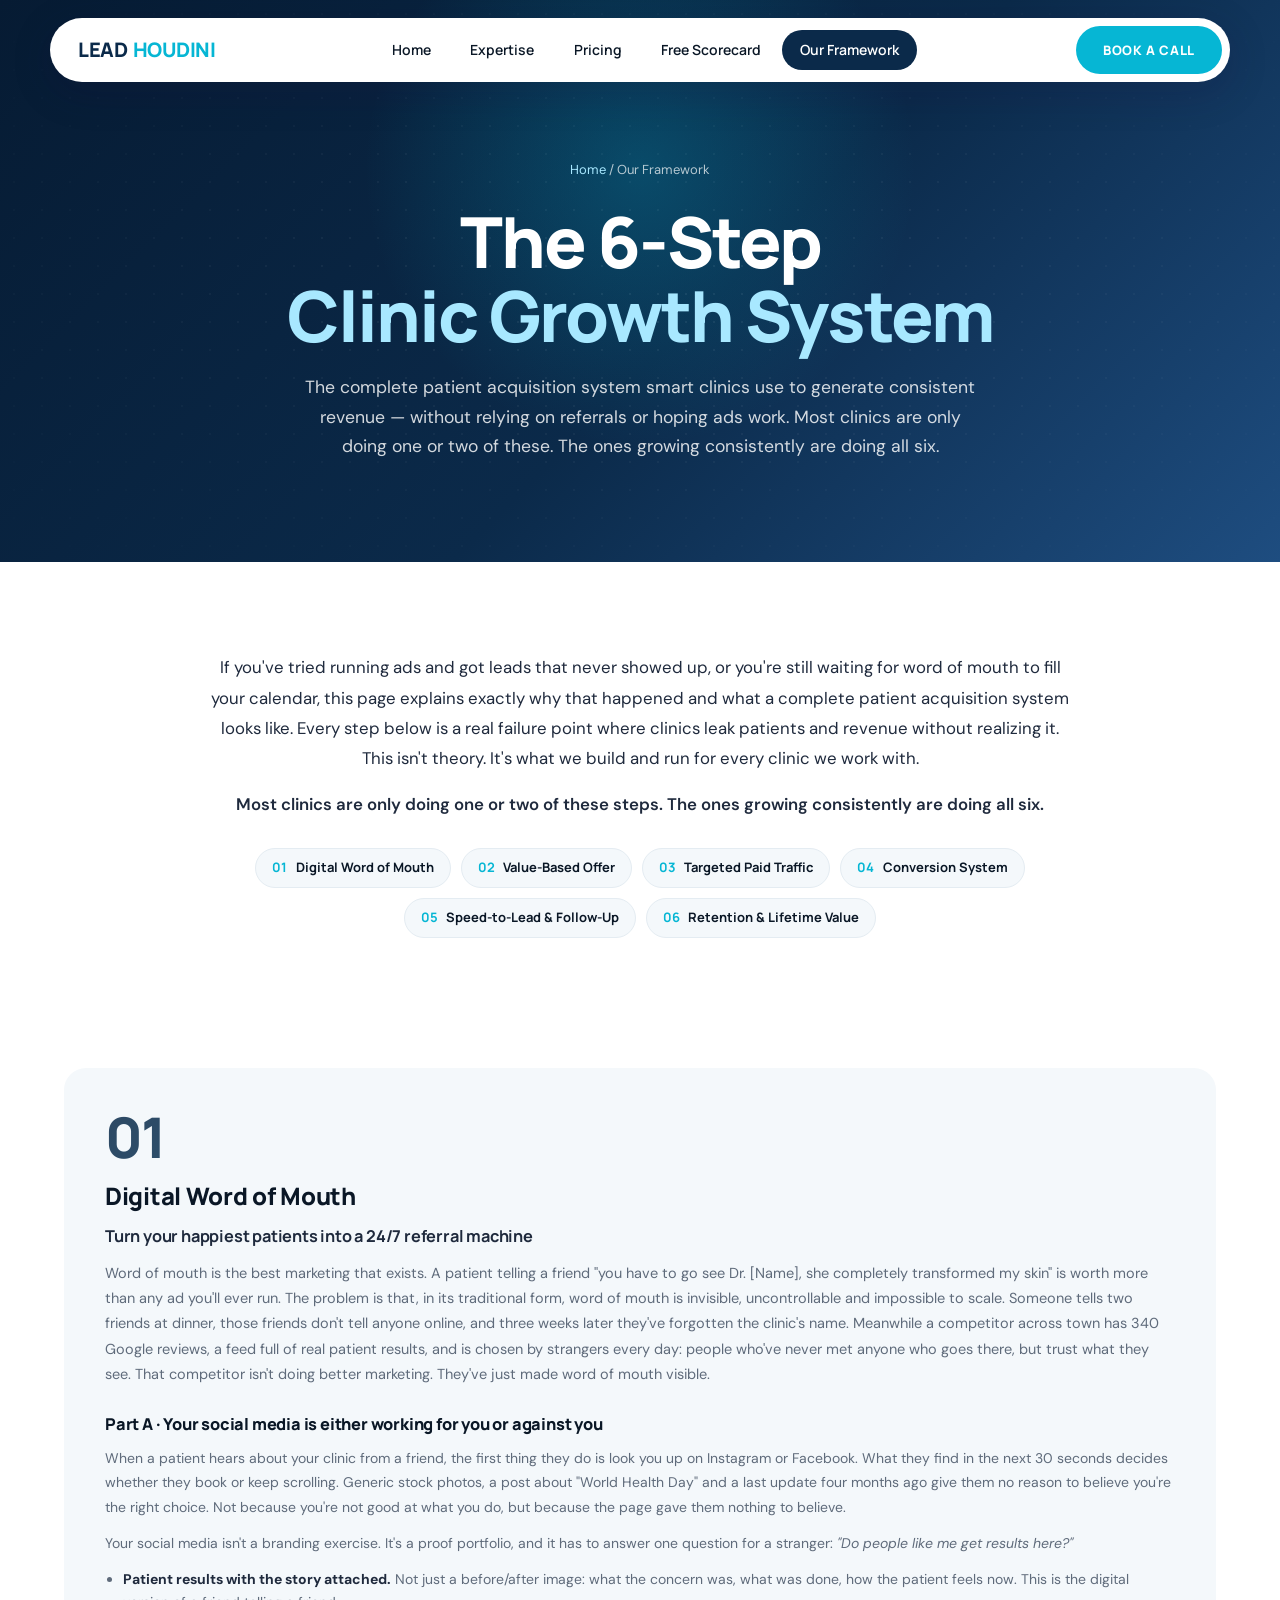
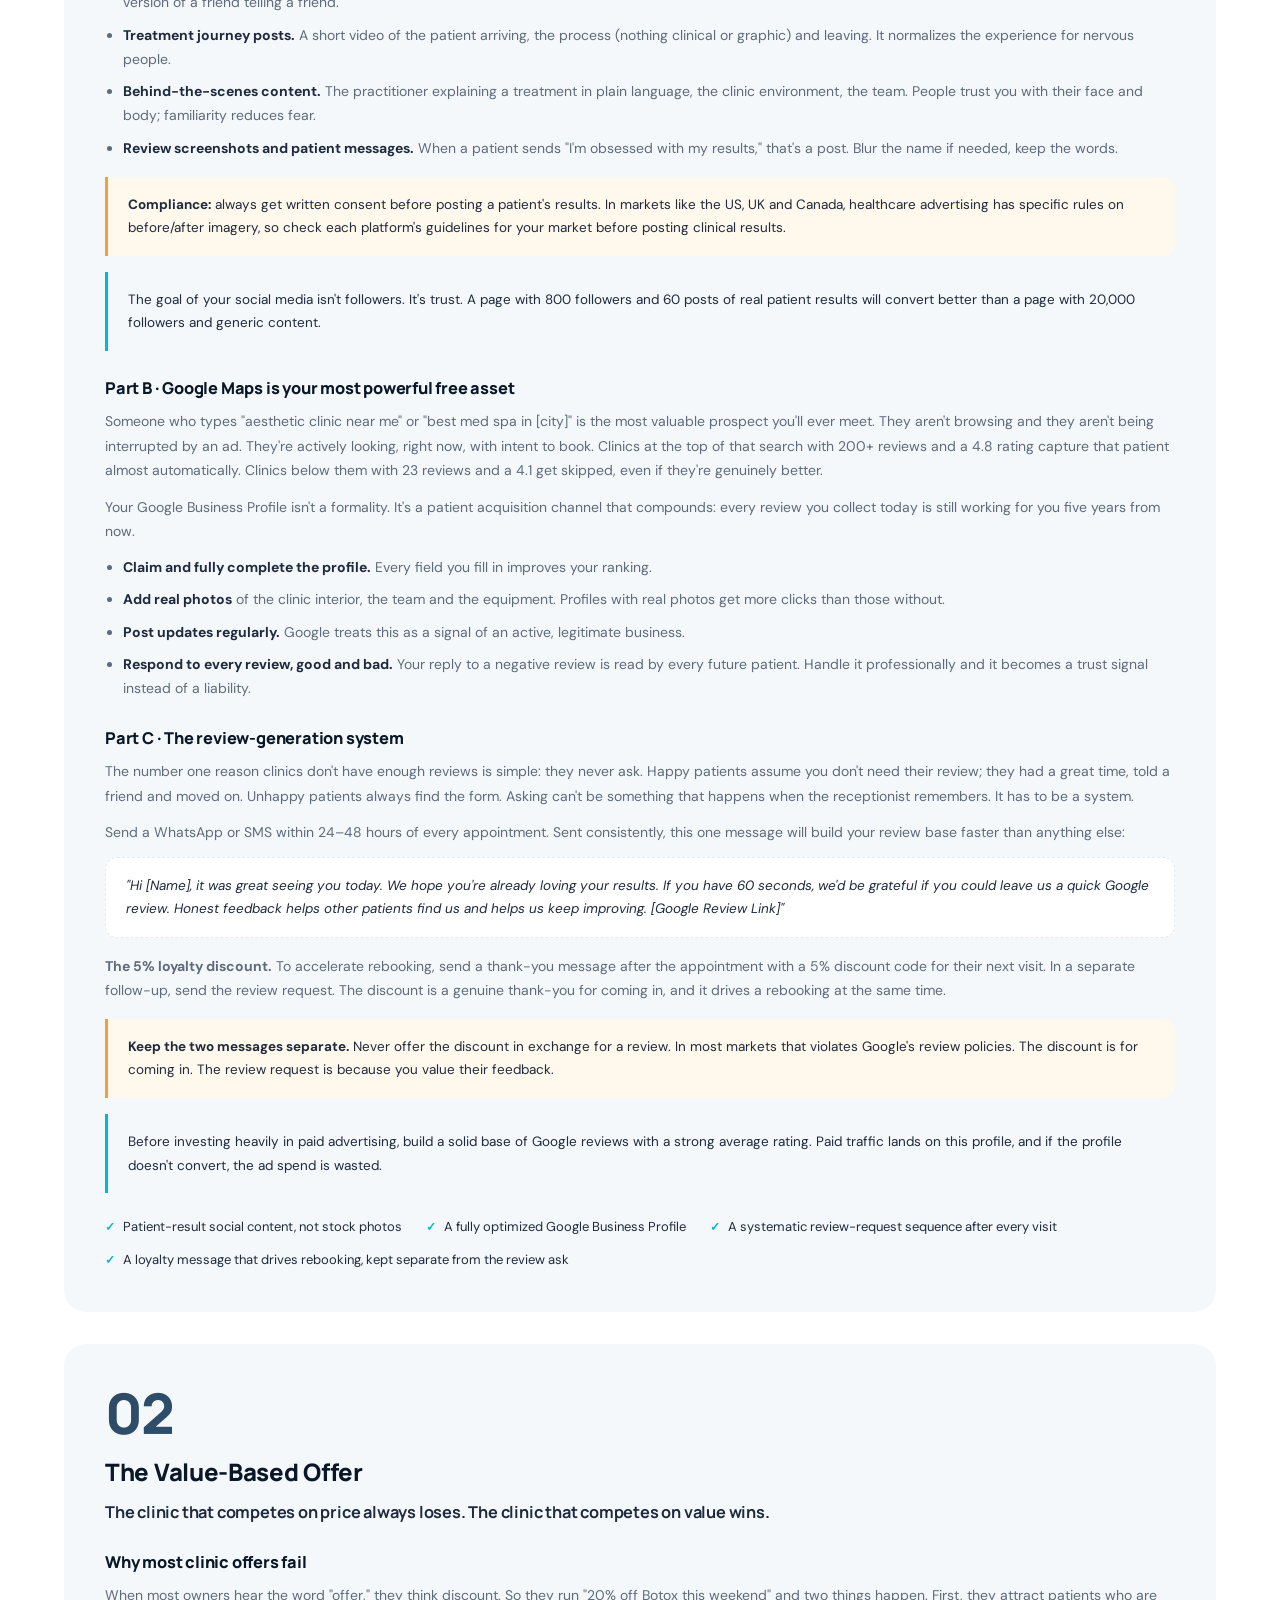
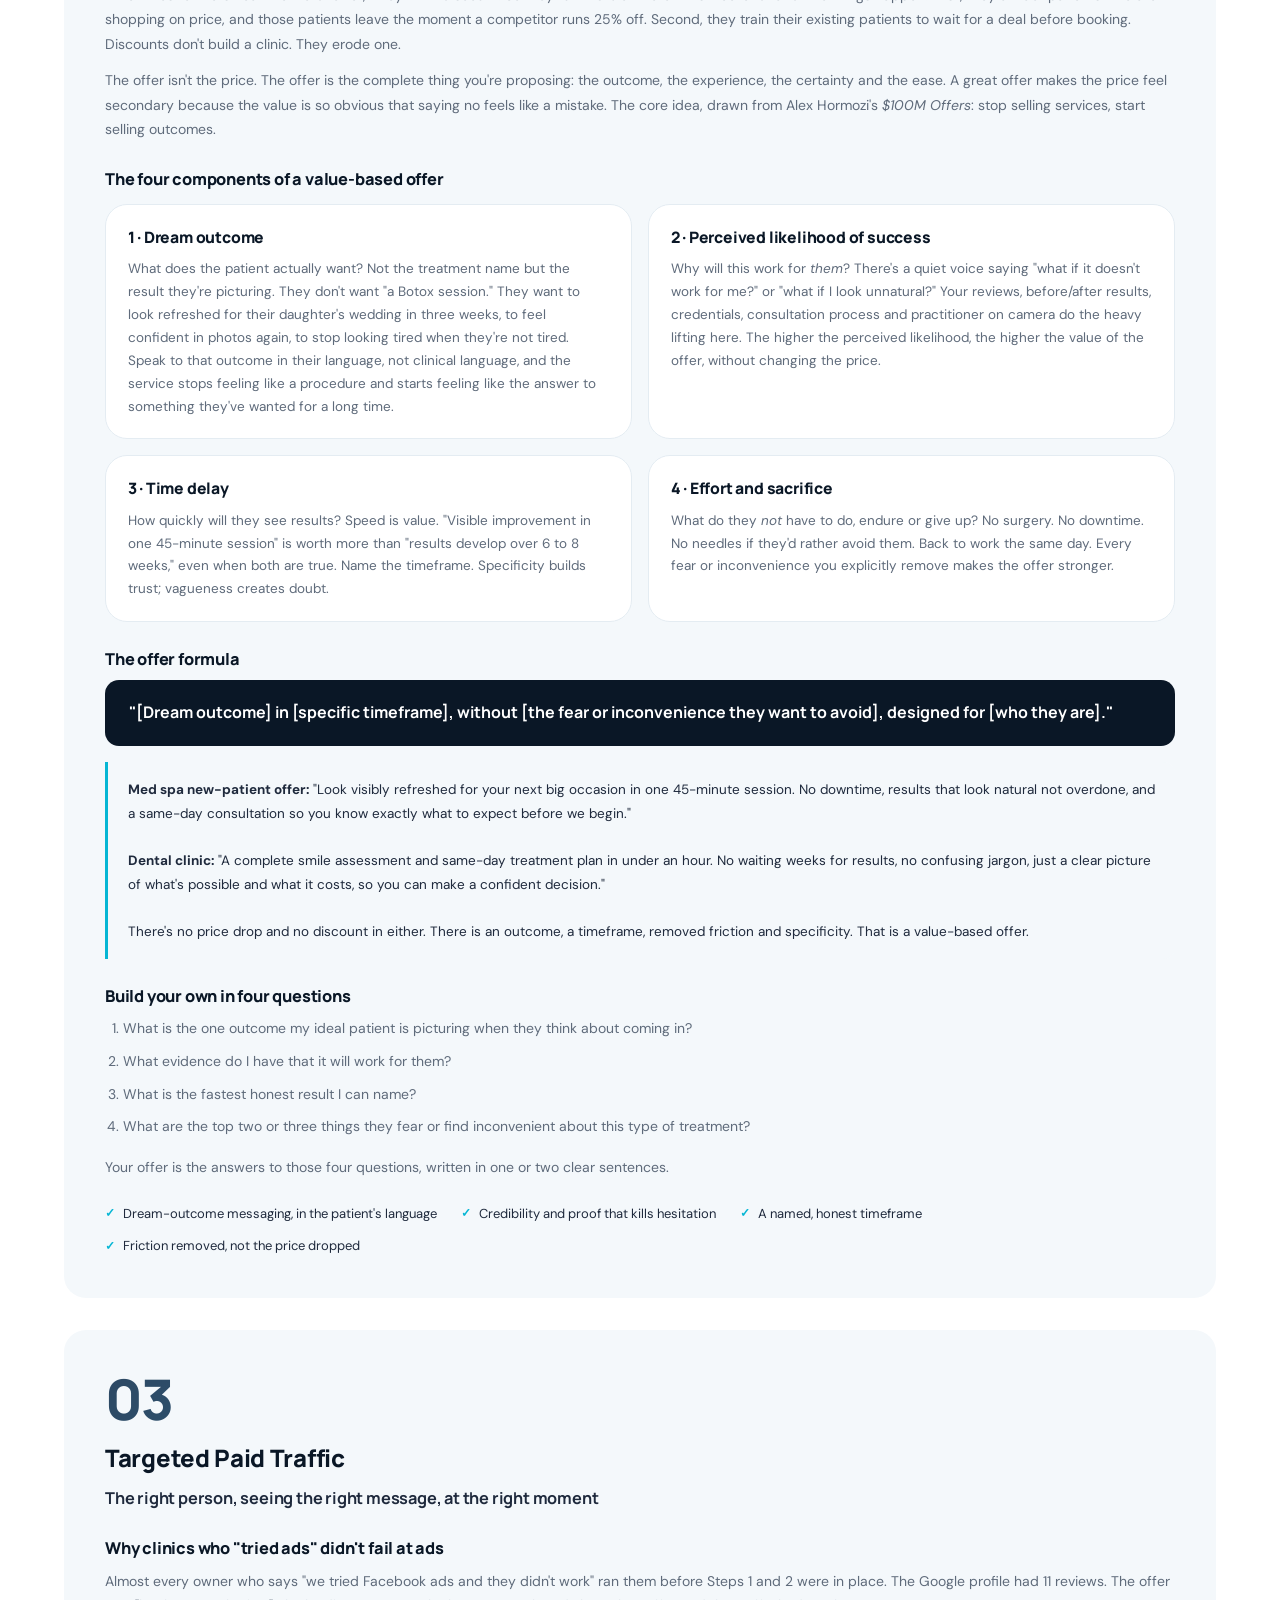
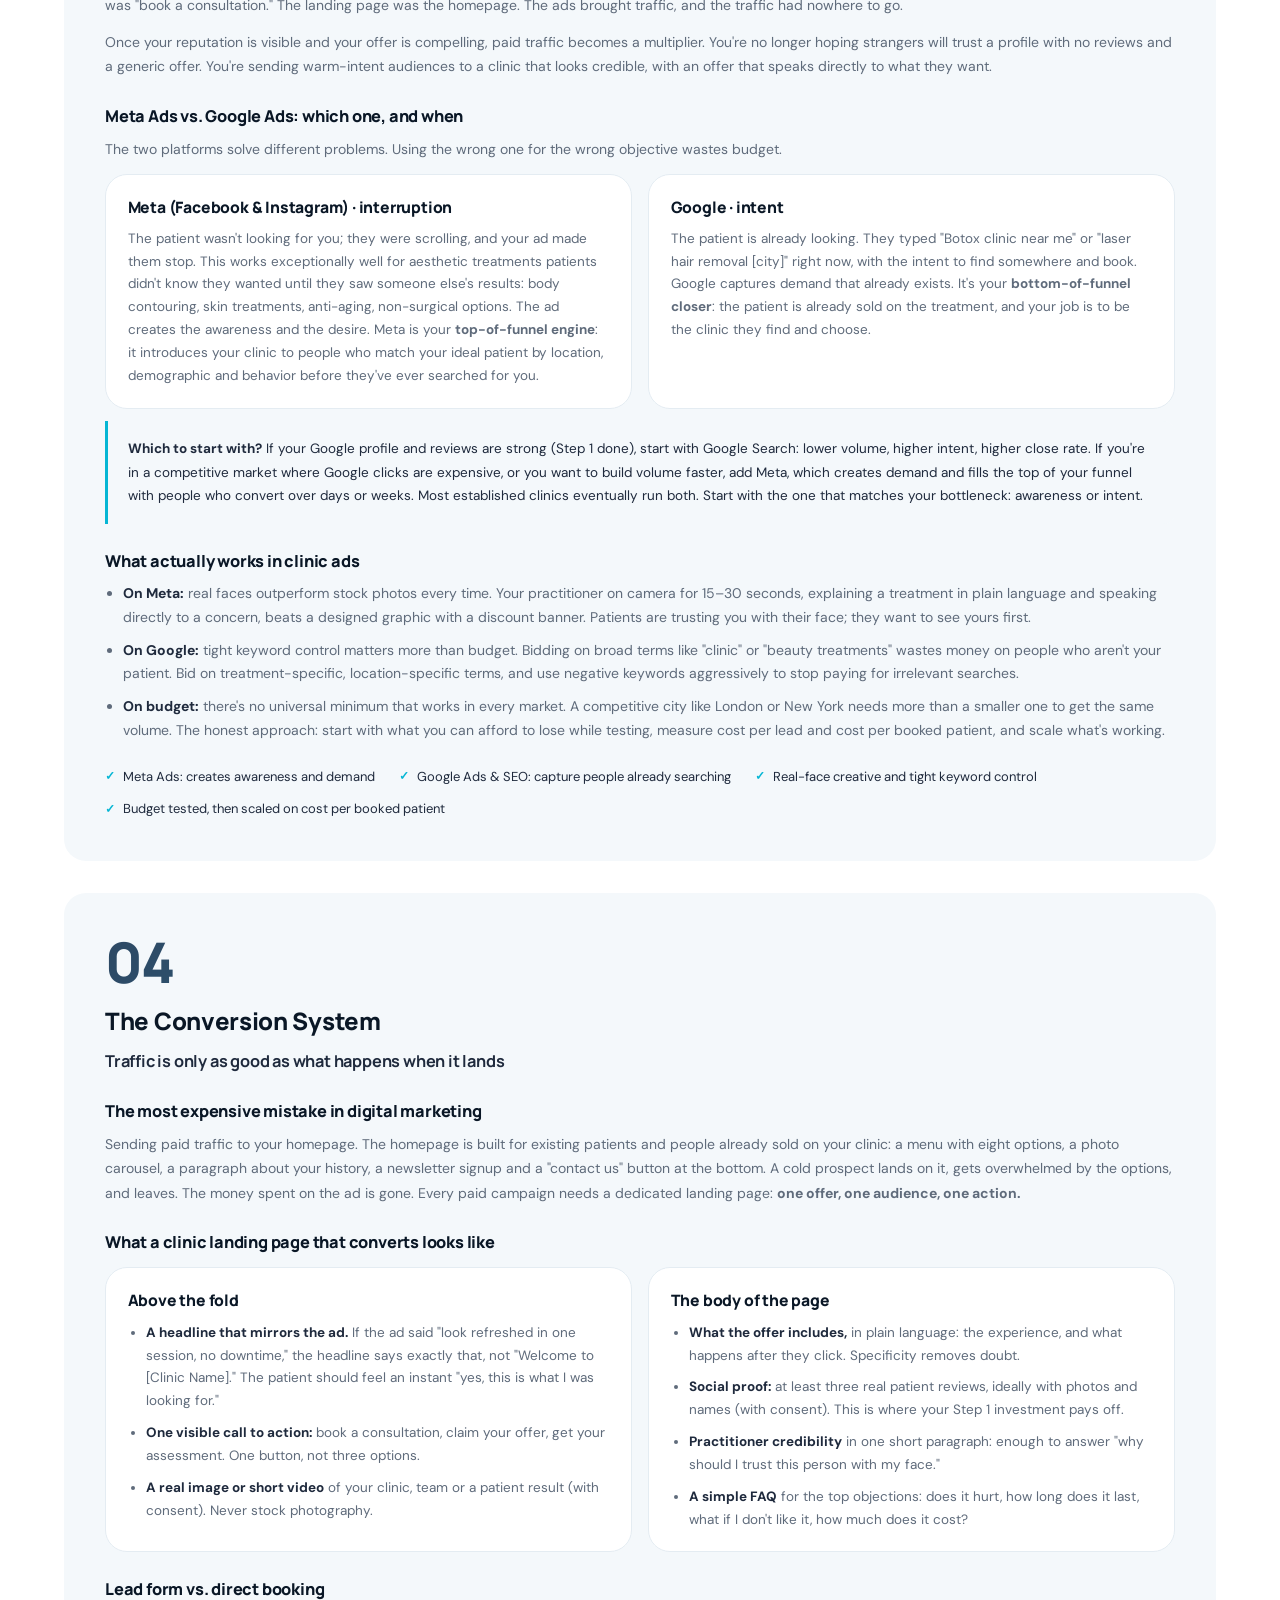
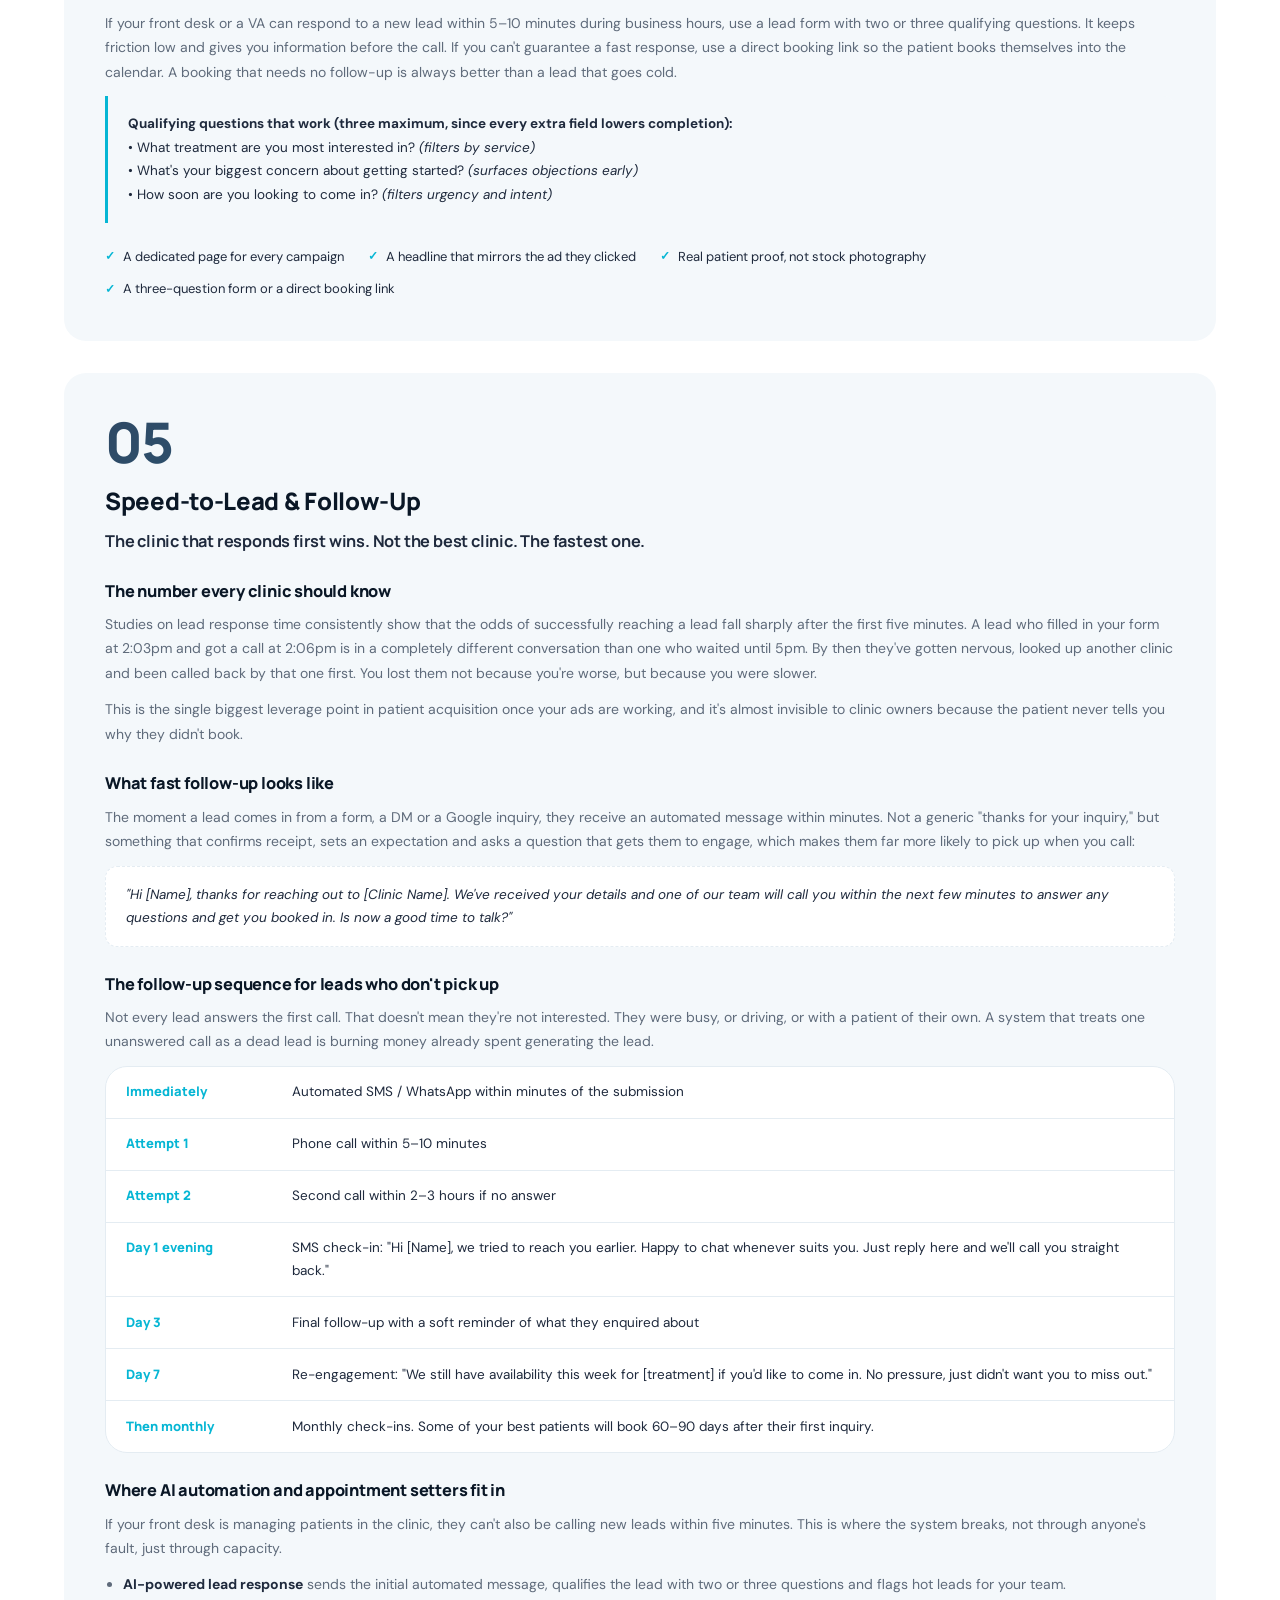
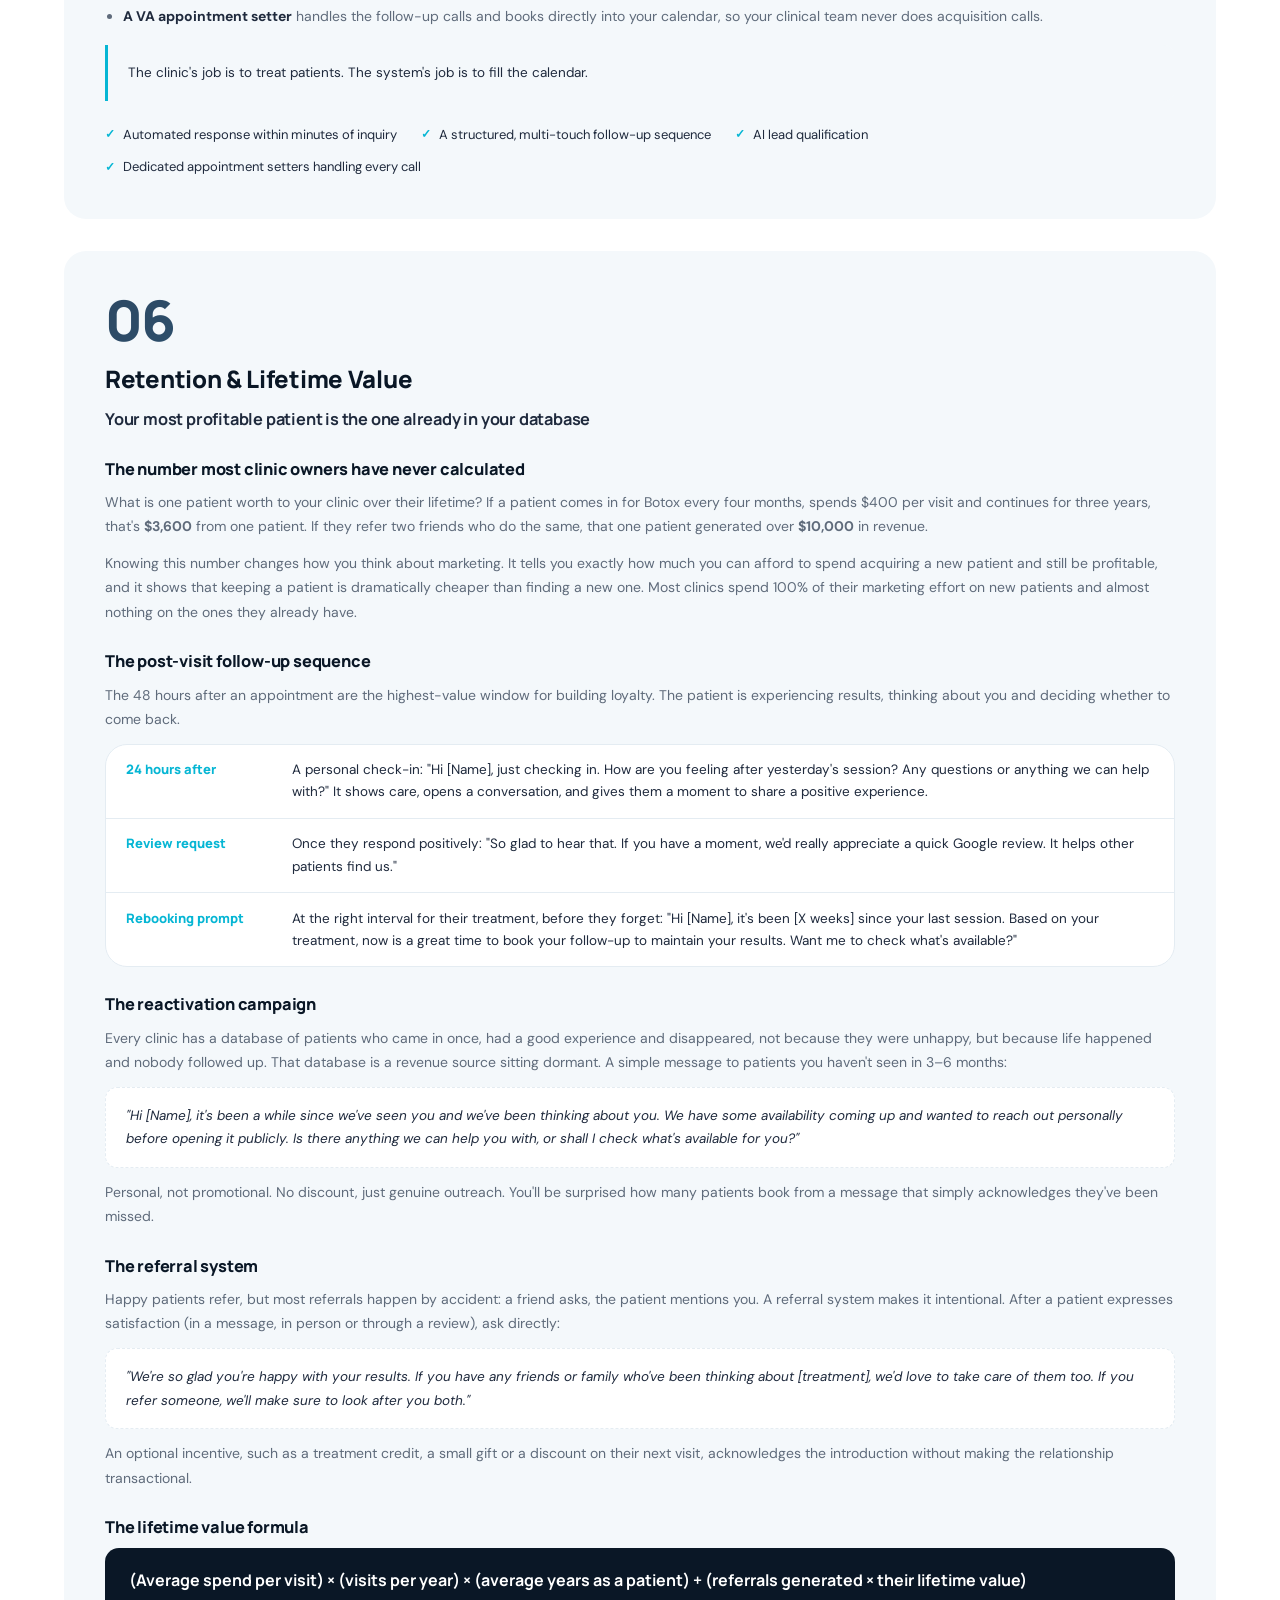
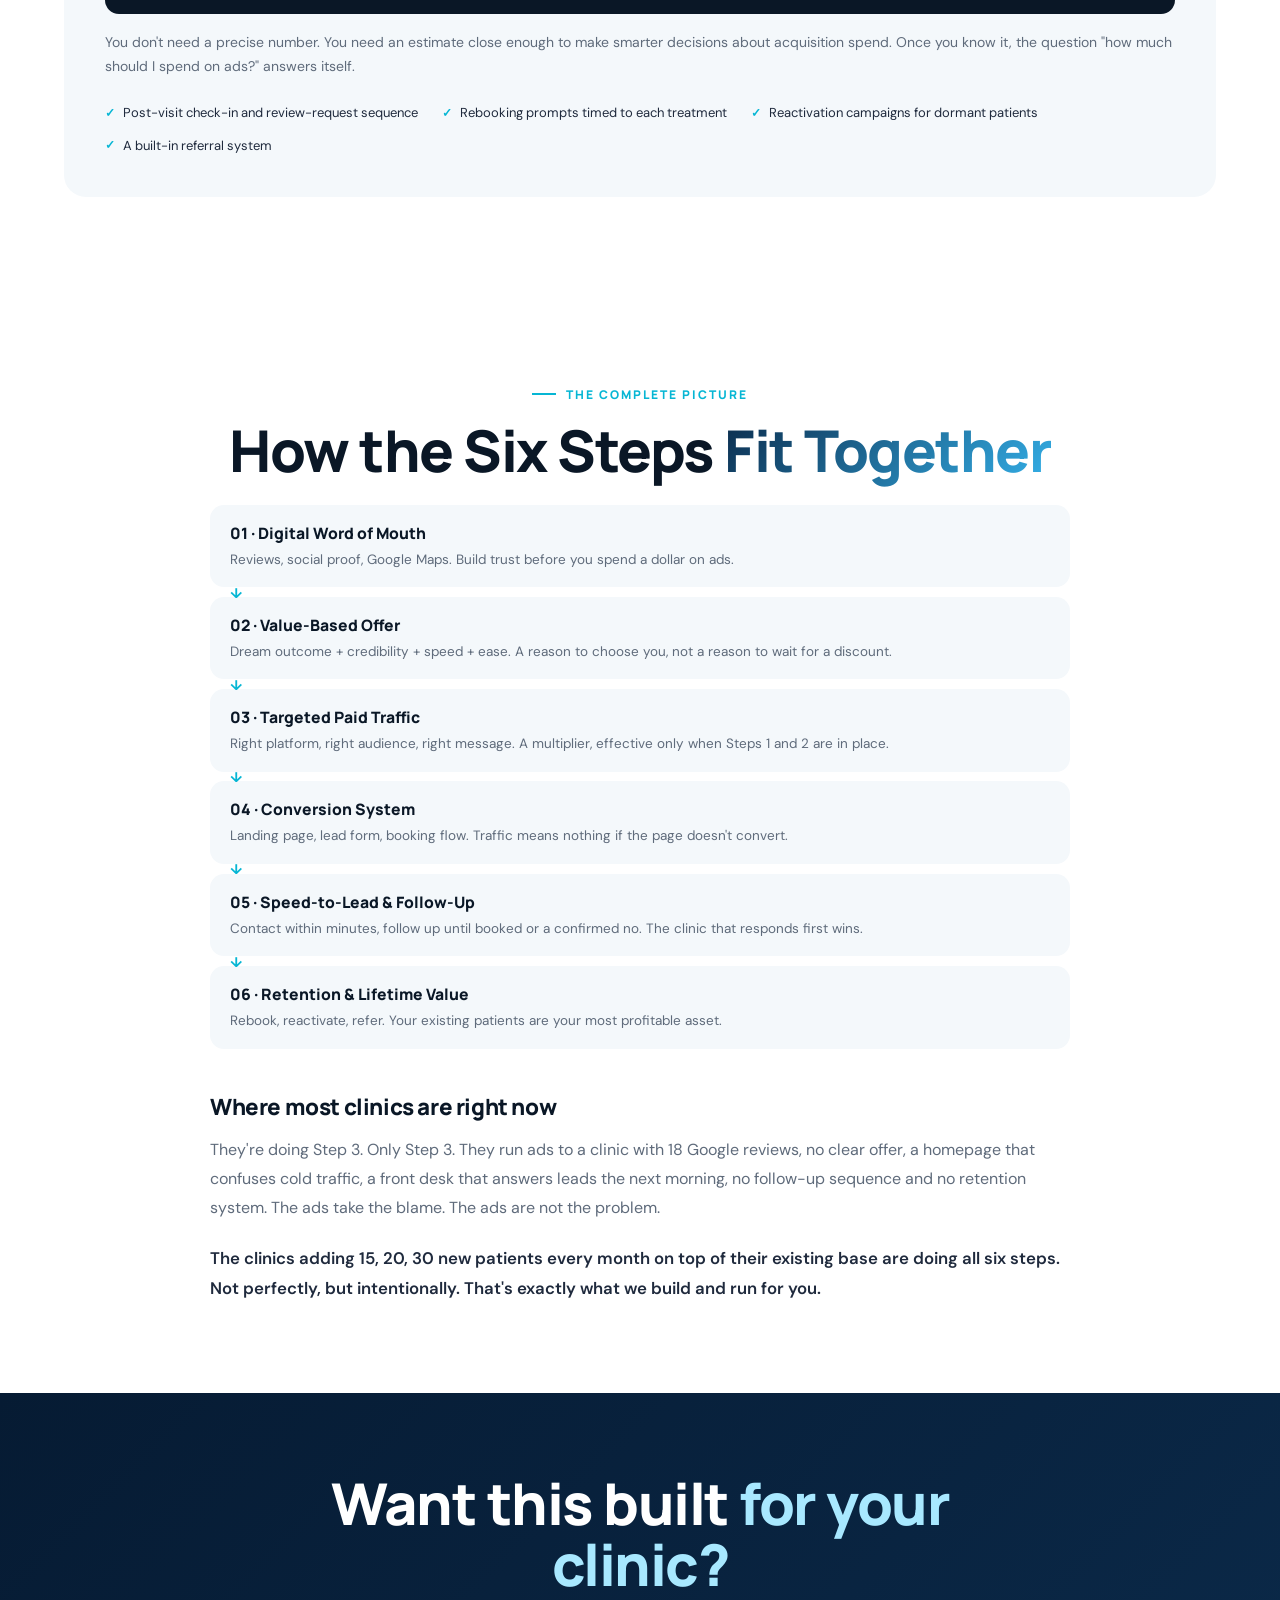
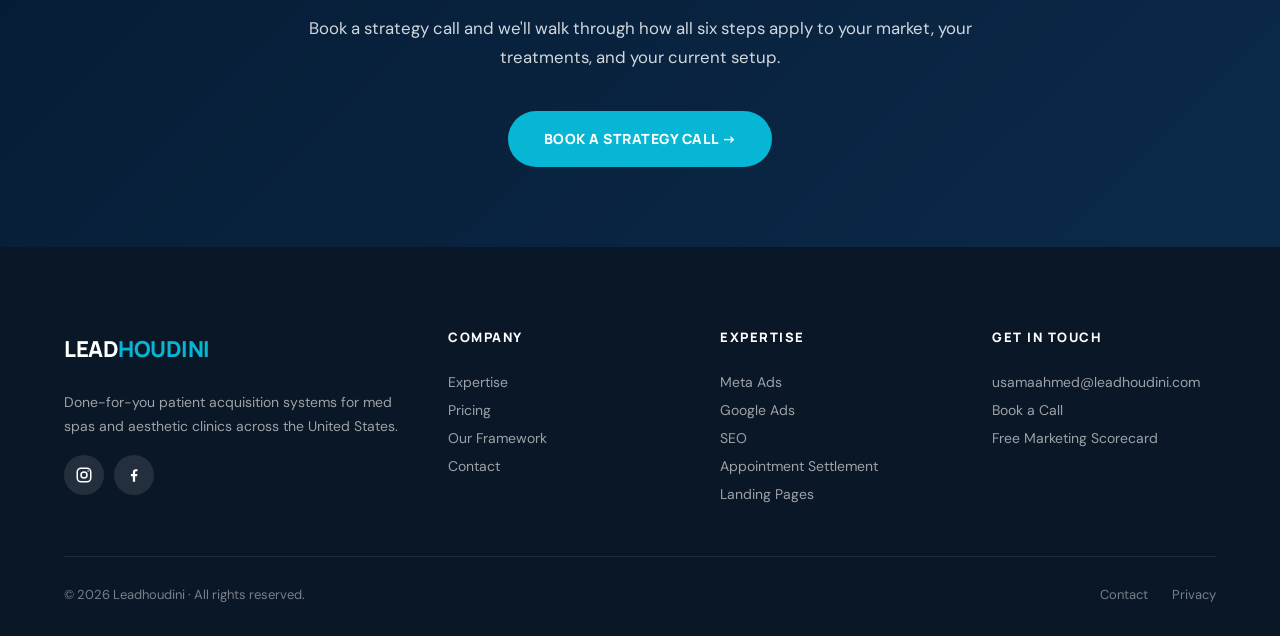
<file: framework.html>
<!doctype html>
<html lang="en">
<head>
<meta charset="utf-8">
<meta name="viewport" content="width=device-width,initial-scale=1">
<title>The 6-Step Clinic Growth System | Leadhoudini</title>
<meta name="description" content="The 6-step framework smart med spas and aesthetic clinics use to generate consistent patient revenue — without relying on referrals or hoping ads work.">
<link rel="icon" href="favicon.svg" type="image/svg+xml">
<link rel="icon" href="favicon.ico" sizes="48x48">
<link rel="apple-touch-icon" href="apple-touch-icon.png">
<link rel="preconnect" href="https://fonts.googleapis.com">
<link rel="preconnect" href="https://fonts.gstatic.com" crossorigin>
<link rel="stylesheet" href="https://fonts.googleapis.com/css2?family=Manrope:wght@400;500;600;700;800&family=DM+Sans:wght@300;400;500;600;700&display=swap">
<link rel="stylesheet" href="styles.css">
</head>
<body>

<nav class="main-nav">
  <div class="nav-inner">
    <a href="index.html" class="nav-logo">LEAD<span class="logo-accent">HOUDINI</span></a>
    <ul class="nav-links">
      <li><a href="index.html">Home</a></li>
      <li><a href="expertise.html">Expertise</a></li>
      <li><a href="pricing.html">Pricing</a></li>
      <li><a href="scorecard.html">Free Scorecard</a></li>
      <li><a href="framework.html" class="active">Our Framework</a></li>
    </ul>
    <a href="contact.html" class="nav-cta">Book a Call</a>
    <button class="nav-hamburger" aria-label="Menu"><span></span><span></span><span></span></button>
  </div>
</nav>
<div class="mobile-menu"><a href="index.html">Home</a><a href="expertise.html">Expertise</a><a href="pricing.html">Pricing</a><a href="scorecard.html">Free Scorecard</a><a href="framework.html">Our Framework</a><a href="contact.html" class="mob-cta">Book a Call</a></div>

<div class="page-body">

<div class="page-hero"><div class="page-hero-glow"></div><div class="page-hero-inner">
  <div class="page-breadcrumb"><a href="index.html">Home</a> / Our Framework</div>
  <h1 class="page-title fade-up">The 6-Step<br><span class="accent">Clinic Growth System</span></h1>
  <p class="page-desc fade-up">The complete patient acquisition system smart clinics use to generate consistent revenue — without relying on referrals or hoping ads work. Most clinics are only doing one or two of these. The ones growing consistently are doing all six.</p>
</div></div>

<!-- ═══ INTRO ═══ -->
<section class="section">
  <div class="section-inner" style="max-width:860px">
    <p style="font-size:1.05rem;color:var(--ink2);line-height:1.8;text-align:center">
      If you've tried running ads and got leads that never showed up, or you're still waiting for word of mouth to fill your calendar, this page explains exactly why that happened and what a complete patient acquisition system looks like. Every step below is a real failure point where clinics leak patients and revenue without realizing it. This isn't theory. It's what we build and run for every clinic we work with.
    </p>
    <p style="font-size:1.05rem;color:var(--ink2);line-height:1.8;text-align:center;margin-top:1rem;font-weight:600">Most clinics are only doing one or two of these steps. The ones growing consistently are doing all six.</p>
    <div class="fw-jump">
      <a href="#step-1"><b>01</b> Digital Word of Mouth</a>
      <a href="#step-2"><b>02</b> Value-Based Offer</a>
      <a href="#step-3"><b>03</b> Targeted Paid Traffic</a>
      <a href="#step-4"><b>04</b> Conversion System</a>
      <a href="#step-5"><b>05</b> Speed-to-Lead &amp; Follow-Up</a>
      <a href="#step-6"><b>06</b> Retention &amp; Lifetime Value</a>
    </div>
  </div>
</section>

<!-- ═══ 6 STEPS ═══ -->
<section class="section" style="background:#fff;padding-top:40px">
  <div class="section-inner">

    <!-- STEP 1 -->
    <div class="fw-card fw-card-detail fade-up" id="step-1" style="margin-bottom:2rem;padding:2.5rem">
      <div class="fw-num">01</div>
      <div class="fw-title" style="font-size:1.5rem">Digital Word of Mouth</div>
      <p class="step-tagline">Turn your happiest patients into a 24/7 referral machine</p>
      <p style="color:var(--muted);font-size:14.5px;line-height:1.75;margin:.75rem 0 1.25rem">Word of mouth is the best marketing that exists. A patient telling a friend "you have to go see Dr. [Name], she completely transformed my skin" is worth more than any ad you'll ever run. The problem is that, in its traditional form, word of mouth is invisible, uncontrollable and impossible to scale. Someone tells two friends at dinner, those friends don't tell anyone online, and three weeks later they've forgotten the clinic's name. Meanwhile a competitor across town has 340 Google reviews, a feed full of real patient results, and is chosen by strangers every day: people who've never met anyone who goes there, but trust what they see. That competitor isn't doing better marketing. They've just made word of mouth visible.</p>

      <div class="step-sub">
        <h4>Part A · Your social media is either working for you or against you</h4>
        <p>When a patient hears about your clinic from a friend, the first thing they do is look you up on Instagram or Facebook. What they find in the next 30 seconds decides whether they book or keep scrolling. Generic stock photos, a post about "World Health Day" and a last update four months ago give them no reason to believe you're the right choice. Not because you're not good at what you do, but because the page gave them nothing to believe.</p>
        <p>Your social media isn't a branding exercise. It's a proof portfolio, and it has to answer one question for a stranger: <em>"Do people like me get results here?"</em></p>
        <ul class="step-list">
          <li><strong>Patient results with the story attached.</strong> Not just a before/after image: what the concern was, what was done, how the patient feels now. This is the digital version of a friend telling a friend.</li>
          <li><strong>Treatment journey posts.</strong> A short video of the patient arriving, the process (nothing clinical or graphic) and leaving. It normalizes the experience for nervous people.</li>
          <li><strong>Behind-the-scenes content.</strong> The practitioner explaining a treatment in plain language, the clinic environment, the team. People trust you with their face and body; familiarity reduces fear.</li>
          <li><strong>Review screenshots and patient messages.</strong> When a patient sends "I'm obsessed with my results," that's a post. Blur the name if needed, keep the words.</li>
        </ul>
        <div class="step-note"><strong>Compliance:</strong> always get written consent before posting a patient's results. In markets like the US, UK and Canada, healthcare advertising has specific rules on before/after imagery, so check each platform's guidelines for your market before posting clinical results.</div>
        <div class="step-example">The goal of your social media isn't followers. It's trust. A page with 800 followers and 60 posts of real patient results will convert better than a page with 20,000 followers and generic content.</div>
      </div>

      <div class="step-sub">
        <h4>Part B · Google Maps is your most powerful free asset</h4>
        <p>Someone who types "aesthetic clinic near me" or "best med spa in [city]" is the most valuable prospect you'll ever meet. They aren't browsing and they aren't being interrupted by an ad. They're actively looking, right now, with intent to book. Clinics at the top of that search with 200+ reviews and a 4.8 rating capture that patient almost automatically. Clinics below them with 23 reviews and a 4.1 get skipped, even if they're genuinely better.</p>
        <p>Your Google Business Profile isn't a formality. It's a patient acquisition channel that compounds: every review you collect today is still working for you five years from now.</p>
        <ul class="step-list">
          <li><strong>Claim and fully complete the profile.</strong> Every field you fill in improves your ranking.</li>
          <li><strong>Add real photos</strong> of the clinic interior, the team and the equipment. Profiles with real photos get more clicks than those without.</li>
          <li><strong>Post updates regularly.</strong> Google treats this as a signal of an active, legitimate business.</li>
          <li><strong>Respond to every review, good and bad.</strong> Your reply to a negative review is read by every future patient. Handle it professionally and it becomes a trust signal instead of a liability.</li>
        </ul>
      </div>

      <div class="step-sub">
        <h4>Part C · The review-generation system</h4>
        <p>The number one reason clinics don't have enough reviews is simple: they never ask. Happy patients assume you don't need their review; they had a great time, told a friend and moved on. Unhappy patients always find the form. Asking can't be something that happens when the receptionist remembers. It has to be a system.</p>
        <p>Send a WhatsApp or SMS within 24–48 hours of every appointment. Sent consistently, this one message will build your review base faster than anything else:</p>
        <div class="step-msg">"Hi [Name], it was great seeing you today. We hope you're already loving your results. If you have 60 seconds, we'd be grateful if you could leave us a quick Google review. Honest feedback helps other patients find us and helps us keep improving. [Google Review Link]"</div>
        <p style="margin-top:1rem"><strong>The 5% loyalty discount.</strong> To accelerate rebooking, send a thank-you message after the appointment with a 5% discount code for their next visit. In a separate follow-up, send the review request. The discount is a genuine thank-you for coming in, and it drives a rebooking at the same time.</p>
        <div class="step-note"><strong>Keep the two messages separate.</strong> Never offer the discount in exchange for a review. In most markets that violates Google's review policies. The discount is for coming in. The review request is because you value their feedback.</div>
        <div class="step-example">Before investing heavily in paid advertising, build a solid base of Google reviews with a strong average rating. Paid traffic lands on this profile, and if the profile doesn't convert, the ad spend is wasted.</div>
      </div>

      <div class="fw-items" style="flex-direction:row;flex-wrap:wrap;gap:.75rem 1.5rem">
        <div class="fw-item">Patient-result social content, not stock photos</div>
        <div class="fw-item">A fully optimized Google Business Profile</div>
        <div class="fw-item">A systematic review-request sequence after every visit</div>
        <div class="fw-item">A loyalty message that drives rebooking, kept separate from the review ask</div>
      </div>
    </div>

    <!-- STEP 2 -->
    <div class="fw-card fw-card-detail fade-up" id="step-2" style="margin-bottom:2rem;padding:2.5rem">
      <div class="fw-num">02</div>
      <div class="fw-title" style="font-size:1.5rem">The Value-Based Offer</div>
      <p class="step-tagline">The clinic that competes on price always loses. The clinic that competes on value wins.</p>

      <div class="step-sub">
        <h4>Why most clinic offers fail</h4>
        <p>When most owners hear the word "offer," they think discount. So they run "20% off Botox this weekend" and two things happen. First, they attract patients who are shopping on price, and those patients leave the moment a competitor runs 25% off. Second, they train their existing patients to wait for a deal before booking. Discounts don't build a clinic. They erode one.</p>
        <p>The offer isn't the price. The offer is the complete thing you're proposing: the outcome, the experience, the certainty and the ease. A great offer makes the price feel secondary because the value is so obvious that saying no feels like a mistake. The core idea, drawn from Alex Hormozi's <em>$100M Offers</em>: stop selling services, start selling outcomes.</p>
      </div>

      <div class="step-sub">
        <h4>The four components of a value-based offer</h4>
        <div class="step-grid">
          <div class="step-box"><h5>1 · Dream outcome</h5><p>What does the patient actually want? Not the treatment name but the result they're picturing. They don't want "a Botox session." They want to look refreshed for their daughter's wedding in three weeks, to feel confident in photos again, to stop looking tired when they're not tired. Speak to that outcome in their language, not clinical language, and the service stops feeling like a procedure and starts feeling like the answer to something they've wanted for a long time.</p></div>
          <div class="step-box"><h5>2 · Perceived likelihood of success</h5><p>Why will this work for <em>them</em>? There's a quiet voice saying "what if it doesn't work for me?" or "what if I look unnatural?" Your reviews, before/after results, credentials, consultation process and practitioner on camera do the heavy lifting here. The higher the perceived likelihood, the higher the value of the offer, without changing the price.</p></div>
          <div class="step-box"><h5>3 · Time delay</h5><p>How quickly will they see results? Speed is value. "Visible improvement in one 45-minute session" is worth more than "results develop over 6 to 8 weeks," even when both are true. Name the timeframe. Specificity builds trust; vagueness creates doubt.</p></div>
          <div class="step-box"><h5>4 · Effort and sacrifice</h5><p>What do they <em>not</em> have to do, endure or give up? No surgery. No downtime. No needles if they'd rather avoid them. Back to work the same day. Every fear or inconvenience you explicitly remove makes the offer stronger.</p></div>
        </div>
      </div>

      <div class="step-sub">
        <h4>The offer formula</h4>
        <div class="step-formula">"[Dream outcome] in [specific timeframe], without [the fear or inconvenience they want to avoid], designed for [who they are]."</div>
        <div class="step-example"><strong>Med spa new-patient offer:</strong> "Look visibly refreshed for your next big occasion in one 45-minute session. No downtime, results that look natural not overdone, and a same-day consultation so you know exactly what to expect before we begin."<br><br><strong>Dental clinic:</strong> "A complete smile assessment and same-day treatment plan in under an hour. No waiting weeks for results, no confusing jargon, just a clear picture of what's possible and what it costs, so you can make a confident decision."<br><br>There's no price drop and no discount in either. There is an outcome, a timeframe, removed friction and specificity. That is a value-based offer.</div>
      </div>

      <div class="step-sub">
        <h4>Build your own in four questions</h4>
        <ol class="step-list step-ol">
          <li>What is the one outcome my ideal patient is picturing when they think about coming in?</li>
          <li>What evidence do I have that it will work for them?</li>
          <li>What is the fastest honest result I can name?</li>
          <li>What are the top two or three things they fear or find inconvenient about this type of treatment?</li>
        </ol>
        <p>Your offer is the answers to those four questions, written in one or two clear sentences.</p>
      </div>

      <div class="fw-items" style="flex-direction:row;flex-wrap:wrap;gap:.75rem 1.5rem">
        <div class="fw-item">Dream-outcome messaging, in the patient's language</div>
        <div class="fw-item">Credibility and proof that kills hesitation</div>
        <div class="fw-item">A named, honest timeframe</div>
        <div class="fw-item">Friction removed, not the price dropped</div>
      </div>
    </div>

    <!-- STEP 3 -->
    <div class="fw-card fw-card-detail fade-up" id="step-3" style="margin-bottom:2rem;padding:2.5rem">
      <div class="fw-num">03</div>
      <div class="fw-title" style="font-size:1.5rem">Targeted Paid Traffic</div>
      <p class="step-tagline">The right person, seeing the right message, at the right moment</p>

      <div class="step-sub">
        <h4>Why clinics who "tried ads" didn't fail at ads</h4>
        <p>Almost every owner who says "we tried Facebook ads and they didn't work" ran them before Steps 1 and 2 were in place. The Google profile had 11 reviews. The offer was "book a consultation." The landing page was the homepage. The ads brought traffic, and the traffic had nowhere to go.</p>
        <p>Once your reputation is visible and your offer is compelling, paid traffic becomes a multiplier. You're no longer hoping strangers will trust a profile with no reviews and a generic offer. You're sending warm-intent audiences to a clinic that looks credible, with an offer that speaks directly to what they want.</p>
      </div>

      <div class="step-sub">
        <h4>Meta Ads vs. Google Ads: which one, and when</h4>
        <p>The two platforms solve different problems. Using the wrong one for the wrong objective wastes budget.</p>
        <div class="step-grid">
          <div class="step-box"><h5>Meta (Facebook &amp; Instagram) · interruption</h5><p>The patient wasn't looking for you; they were scrolling, and your ad made them stop. This works exceptionally well for aesthetic treatments patients didn't know they wanted until they saw someone else's results: body contouring, skin treatments, anti-aging, non-surgical options. The ad creates the awareness and the desire. Meta is your <strong>top-of-funnel engine</strong>: it introduces your clinic to people who match your ideal patient by location, demographic and behavior before they've ever searched for you.</p></div>
          <div class="step-box"><h5>Google · intent</h5><p>The patient is already looking. They typed "Botox clinic near me" or "laser hair removal [city]" right now, with the intent to find somewhere and book. Google captures demand that already exists. It's your <strong>bottom-of-funnel closer</strong>: the patient is already sold on the treatment, and your job is to be the clinic they find and choose.</p></div>
        </div>
        <div class="step-example"><strong>Which to start with?</strong> If your Google profile and reviews are strong (Step 1 done), start with Google Search: lower volume, higher intent, higher close rate. If you're in a competitive market where Google clicks are expensive, or you want to build volume faster, add Meta, which creates demand and fills the top of your funnel with people who convert over days or weeks. Most established clinics eventually run both. Start with the one that matches your bottleneck: awareness or intent.</div>
      </div>

      <div class="step-sub">
        <h4>What actually works in clinic ads</h4>
        <ul class="step-list">
          <li><strong>On Meta:</strong> real faces outperform stock photos every time. Your practitioner on camera for 15–30 seconds, explaining a treatment in plain language and speaking directly to a concern, beats a designed graphic with a discount banner. Patients are trusting you with their face; they want to see yours first.</li>
          <li><strong>On Google:</strong> tight keyword control matters more than budget. Bidding on broad terms like "clinic" or "beauty treatments" wastes money on people who aren't your patient. Bid on treatment-specific, location-specific terms, and use negative keywords aggressively to stop paying for irrelevant searches.</li>
          <li><strong>On budget:</strong> there's no universal minimum that works in every market. A competitive city like London or New York needs more than a smaller one to get the same volume. The honest approach: start with what you can afford to lose while testing, measure cost per lead and cost per booked patient, and scale what's working.</li>
        </ul>
      </div>

      <div class="fw-items" style="flex-direction:row;flex-wrap:wrap;gap:.75rem 1.5rem">
        <div class="fw-item">Meta Ads: creates awareness and demand</div>
        <div class="fw-item">Google Ads &amp; SEO: capture people already searching</div>
        <div class="fw-item">Real-face creative and tight keyword control</div>
        <div class="fw-item">Budget tested, then scaled on cost per booked patient</div>
      </div>
    </div>

    <!-- STEP 4 -->
    <div class="fw-card fw-card-detail fade-up" id="step-4" style="margin-bottom:2rem;padding:2.5rem">
      <div class="fw-num">04</div>
      <div class="fw-title" style="font-size:1.5rem">The Conversion System</div>
      <p class="step-tagline">Traffic is only as good as what happens when it lands</p>

      <div class="step-sub">
        <h4>The most expensive mistake in digital marketing</h4>
        <p>Sending paid traffic to your homepage. The homepage is built for existing patients and people already sold on your clinic: a menu with eight options, a photo carousel, a paragraph about your history, a newsletter signup and a "contact us" button at the bottom. A cold prospect lands on it, gets overwhelmed by the options, and leaves. The money spent on the ad is gone. Every paid campaign needs a dedicated landing page: <strong>one offer, one audience, one action.</strong></p>
      </div>

      <div class="step-sub">
        <h4>What a clinic landing page that converts looks like</h4>
        <div class="step-grid">
          <div class="step-box"><h5>Above the fold</h5><ul class="step-list"><li><strong>A headline that mirrors the ad.</strong> If the ad said "look refreshed in one session, no downtime," the headline says exactly that, not "Welcome to [Clinic Name]." The patient should feel an instant "yes, this is what I was looking for."</li><li><strong>One visible call to action:</strong> book a consultation, claim your offer, get your assessment. One button, not three options.</li><li><strong>A real image or short video</strong> of your clinic, team or a patient result (with consent). Never stock photography.</li></ul></div>
          <div class="step-box"><h5>The body of the page</h5><ul class="step-list"><li><strong>What the offer includes,</strong> in plain language: the experience, and what happens after they click. Specificity removes doubt.</li><li><strong>Social proof:</strong> at least three real patient reviews, ideally with photos and names (with consent). This is where your Step 1 investment pays off.</li><li><strong>Practitioner credibility</strong> in one short paragraph: enough to answer "why should I trust this person with my face."</li><li><strong>A simple FAQ</strong> for the top objections: does it hurt, how long does it last, what if I don't like it, how much does it cost?</li></ul></div>
        </div>
      </div>

      <div class="step-sub">
        <h4>Lead form vs. direct booking</h4>
        <p>If your front desk or a VA can respond to a new lead within 5–10 minutes during business hours, use a lead form with two or three qualifying questions. It keeps friction low and gives you information before the call. If you can't guarantee a fast response, use a direct booking link so the patient books themselves into the calendar. A booking that needs no follow-up is always better than a lead that goes cold.</p>
        <div class="step-example"><strong>Qualifying questions that work (three maximum, since every extra field lowers completion):</strong><br>• What treatment are you most interested in? <em>(filters by service)</em><br>• What's your biggest concern about getting started? <em>(surfaces objections early)</em><br>• How soon are you looking to come in? <em>(filters urgency and intent)</em></div>
      </div>

      <div class="fw-items" style="flex-direction:row;flex-wrap:wrap;gap:.75rem 1.5rem">
        <div class="fw-item">A dedicated page for every campaign</div>
        <div class="fw-item">A headline that mirrors the ad they clicked</div>
        <div class="fw-item">Real patient proof, not stock photography</div>
        <div class="fw-item">A three-question form or a direct booking link</div>
      </div>
    </div>

    <!-- STEP 5 -->
    <div class="fw-card fw-card-detail fade-up" id="step-5" style="margin-bottom:2rem;padding:2.5rem">
      <div class="fw-num">05</div>
      <div class="fw-title" style="font-size:1.5rem">Speed-to-Lead &amp; Follow-Up</div>
      <p class="step-tagline">The clinic that responds first wins. Not the best clinic. The fastest one.</p>

      <div class="step-sub">
        <h4>The number every clinic should know</h4>
        <p>Studies on lead response time consistently show that the odds of successfully reaching a lead fall sharply after the first five minutes. A lead who filled in your form at 2:03pm and got a call at 2:06pm is in a completely different conversation than one who waited until 5pm. By then they've gotten nervous, looked up another clinic and been called back by that one first. You lost them not because you're worse, but because you were slower.</p>
        <p>This is the single biggest leverage point in patient acquisition once your ads are working, and it's almost invisible to clinic owners because the patient never tells you why they didn't book.</p>
      </div>

      <div class="step-sub">
        <h4>What fast follow-up looks like</h4>
        <p>The moment a lead comes in from a form, a DM or a Google inquiry, they receive an automated message within minutes. Not a generic "thanks for your inquiry," but something that confirms receipt, sets an expectation and asks a question that gets them to engage, which makes them far more likely to pick up when you call:</p>
        <div class="step-msg">"Hi [Name], thanks for reaching out to [Clinic Name]. We've received your details and one of our team will call you within the next few minutes to answer any questions and get you booked in. Is now a good time to talk?"</div>
      </div>

      <div class="step-sub">
        <h4>The follow-up sequence for leads who don't pick up</h4>
        <p>Not every lead answers the first call. That doesn't mean they're not interested. They were busy, or driving, or with a patient of their own. A system that treats one unanswered call as a dead lead is burning money already spent generating the lead.</p>
        <div class="step-timeline">
          <div><b>Immediately</b><span>Automated SMS / WhatsApp within minutes of the submission</span></div>
          <div><b>Attempt 1</b><span>Phone call within 5–10 minutes</span></div>
          <div><b>Attempt 2</b><span>Second call within 2–3 hours if no answer</span></div>
          <div><b>Day 1 evening</b><span>SMS check-in: "Hi [Name], we tried to reach you earlier. Happy to chat whenever suits you. Just reply here and we'll call you straight back."</span></div>
          <div><b>Day 3</b><span>Final follow-up with a soft reminder of what they enquired about</span></div>
          <div><b>Day 7</b><span>Re-engagement: "We still have availability this week for [treatment] if you'd like to come in. No pressure, just didn't want you to miss out."</span></div>
          <div><b>Then monthly</b><span>Monthly check-ins. Some of your best patients will book 60–90 days after their first inquiry.</span></div>
        </div>
      </div>

      <div class="step-sub">
        <h4>Where AI automation and appointment setters fit in</h4>
        <p>If your front desk is managing patients in the clinic, they can't also be calling new leads within five minutes. This is where the system breaks, not through anyone's fault, just through capacity.</p>
        <ul class="step-list">
          <li><strong>AI-powered lead response</strong> sends the initial automated message, qualifies the lead with two or three questions and flags hot leads for your team.</li>
          <li><strong>A VA appointment setter</strong> handles the follow-up calls and books directly into your calendar, so your clinical team never does acquisition calls.</li>
        </ul>
        <div class="step-example">The clinic's job is to treat patients. The system's job is to fill the calendar.</div>
      </div>

      <div class="fw-items" style="flex-direction:row;flex-wrap:wrap;gap:.75rem 1.5rem">
        <div class="fw-item">Automated response within minutes of inquiry</div>
        <div class="fw-item">A structured, multi-touch follow-up sequence</div>
        <div class="fw-item">AI lead qualification</div>
        <div class="fw-item">Dedicated appointment setters handling every call</div>
      </div>
    </div>

    <!-- STEP 6 -->
    <div class="fw-card fw-card-detail fade-up" id="step-6" style="padding:2.5rem">
      <div class="fw-num">06</div>
      <div class="fw-title" style="font-size:1.5rem">Retention &amp; Lifetime Value</div>
      <p class="step-tagline">Your most profitable patient is the one already in your database</p>

      <div class="step-sub">
        <h4>The number most clinic owners have never calculated</h4>
        <p>What is one patient worth to your clinic over their lifetime? If a patient comes in for Botox every four months, spends $400 per visit and continues for three years, that's <strong>$3,600</strong> from one patient. If they refer two friends who do the same, that one patient generated over <strong>$10,000</strong> in revenue.</p>
        <p>Knowing this number changes how you think about marketing. It tells you exactly how much you can afford to spend acquiring a new patient and still be profitable, and it shows that keeping a patient is dramatically cheaper than finding a new one. Most clinics spend 100% of their marketing effort on new patients and almost nothing on the ones they already have.</p>
      </div>

      <div class="step-sub">
        <h4>The post-visit follow-up sequence</h4>
        <p>The 48 hours after an appointment are the highest-value window for building loyalty. The patient is experiencing results, thinking about you and deciding whether to come back.</p>
        <div class="step-timeline">
          <div><b>24 hours after</b><span>A personal check-in: "Hi [Name], just checking in. How are you feeling after yesterday's session? Any questions or anything we can help with?" It shows care, opens a conversation, and gives them a moment to share a positive experience.</span></div>
          <div><b>Review request</b><span>Once they respond positively: "So glad to hear that. If you have a moment, we'd really appreciate a quick Google review. It helps other patients find us."</span></div>
          <div><b>Rebooking prompt</b><span>At the right interval for their treatment, before they forget: "Hi [Name], it's been [X weeks] since your last session. Based on your treatment, now is a great time to book your follow-up to maintain your results. Want me to check what's available?"</span></div>
        </div>
      </div>

      <div class="step-sub">
        <h4>The reactivation campaign</h4>
        <p>Every clinic has a database of patients who came in once, had a good experience and disappeared, not because they were unhappy, but because life happened and nobody followed up. That database is a revenue source sitting dormant. A simple message to patients you haven't seen in 3–6 months:</p>
        <div class="step-msg">"Hi [Name], it's been a while since we've seen you and we've been thinking about you. We have some availability coming up and wanted to reach out personally before opening it publicly. Is there anything we can help you with, or shall I check what's available for you?"</div>
        <p style="margin-top:.75rem">Personal, not promotional. No discount, just genuine outreach. You'll be surprised how many patients book from a message that simply acknowledges they've been missed.</p>
      </div>

      <div class="step-sub">
        <h4>The referral system</h4>
        <p>Happy patients refer, but most referrals happen by accident: a friend asks, the patient mentions you. A referral system makes it intentional. After a patient expresses satisfaction (in a message, in person or through a review), ask directly:</p>
        <div class="step-msg">"We're so glad you're happy with your results. If you have any friends or family who've been thinking about [treatment], we'd love to take care of them too. If you refer someone, we'll make sure to look after you both."</div>
        <p style="margin-top:.75rem">An optional incentive, such as a treatment credit, a small gift or a discount on their next visit, acknowledges the introduction without making the relationship transactional.</p>
      </div>

      <div class="step-sub">
        <h4>The lifetime value formula</h4>
        <div class="step-formula">(Average spend per visit) × (visits per year) × (average years as a patient) + (referrals generated × their lifetime value)</div>
        <p>You don't need a precise number. You need an estimate close enough to make smarter decisions about acquisition spend. Once you know it, the question "how much should I spend on ads?" answers itself.</p>
      </div>

      <div class="fw-items" style="flex-direction:row;flex-wrap:wrap;gap:.75rem 1.5rem">
        <div class="fw-item">Post-visit check-in and review-request sequence</div>
        <div class="fw-item">Rebooking prompts timed to each treatment</div>
        <div class="fw-item">Reactivation campaigns for dormant patients</div>
        <div class="fw-item">A built-in referral system</div>
      </div>
    </div>

  </div>
</section>

<!-- ═══ THE COMPLETE PICTURE ═══ -->
<section class="section">
  <div class="section-inner" style="max-width:860px">
    <div style="text-align:center">
      <span class="section-tag fade-up" style="justify-content:center">The Complete Picture</span>
      <h2 class="section-title fade-up">How the Six Steps <span class="accent">Fit Together</span></h2>
    </div>
    <div class="step-flow fade-up">
      <div><b>01 · Digital Word of Mouth</b><span>Reviews, social proof, Google Maps. Build trust before you spend a dollar on ads.</span></div>
      <div><b>02 · Value-Based Offer</b><span>Dream outcome + credibility + speed + ease. A reason to choose you, not a reason to wait for a discount.</span></div>
      <div><b>03 · Targeted Paid Traffic</b><span>Right platform, right audience, right message. A multiplier, effective only when Steps 1 and 2 are in place.</span></div>
      <div><b>04 · Conversion System</b><span>Landing page, lead form, booking flow. Traffic means nothing if the page doesn't convert.</span></div>
      <div><b>05 · Speed-to-Lead &amp; Follow-Up</b><span>Contact within minutes, follow up until booked or a confirmed no. The clinic that responds first wins.</span></div>
      <div><b>06 · Retention &amp; Lifetime Value</b><span>Rebook, reactivate, refer. Your existing patients are your most profitable asset.</span></div>
    </div>
    <h3 class="fade-up" style="font-family:var(--font-head);font-size:1.4rem;font-weight:800;margin:2.5rem 0 .75rem;letter-spacing:-.4px">Where most clinics are right now</h3>
    <p class="fade-up" style="font-size:1rem;color:var(--muted);line-height:1.8;margin-bottom:1.25rem">They're doing Step 3. Only Step 3. They run ads to a clinic with 18 Google reviews, no clear offer, a homepage that confuses cold traffic, a front desk that answers leads the next morning, no follow-up sequence and no retention system. The ads take the blame. The ads are not the problem.</p>
    <p class="fade-up" style="font-size:1.05rem;color:var(--ink2);line-height:1.8;font-weight:600">The clinics adding 15, 20, 30 new patients every month on top of their existing base are doing all six steps. Not perfectly, but intentionally. That's exactly what we build and run for you.</p>
  </div>
</section>

<div class="cta-strip"><div class="cta-strip-inner">
  <h2 class="fade-up">Want this built <span class="accent">for your clinic?</span></h2>
  <p class="fade-up">Book a strategy call and we'll walk through how all six steps apply to your market, your treatments, and your current setup.</p>
  <a href="contact.html" class="btn-main fade-up">Book a Strategy Call →</a>
</div></div>

</div>

<footer class="site-footer">
  <div class="footer-inner">
    <div class="footer-col footer-brand">
      <a href="index.html" class="nav-logo">LEAD<span class="logo-accent">HOUDINI</span></a>
      <p>Done-for-you patient acquisition systems for med spas and aesthetic clinics across the United States.</p>
      <div class="footer-social"><a href="https://www.instagram.com/usamaahmedclinicmarketer/" target="_blank" rel="noopener" aria-label="Leadhoudini on Instagram"><svg viewBox="0 0 24 24" fill="none" stroke="currentColor" stroke-width="2" stroke-linecap="round" stroke-linejoin="round"><rect x="3" y="3" width="18" height="18" rx="5"/><circle cx="12" cy="12" r="4"/><circle cx="17.5" cy="6.5" r="1" fill="currentColor" stroke="none"/></svg></a><a href="https://www.facebook.com/profile.php?id=61588510712652" target="_blank" rel="noopener" aria-label="Leadhoudini on Facebook"><svg viewBox="0 0 24 24" fill="currentColor"><path d="M13.5 21v-7.5h2.6l.4-3h-3V8.6c0-.9.3-1.5 1.6-1.5h1.5V4.4c-.3 0-1.2-.1-2.2-.1-2.3 0-3.9 1.4-3.9 4v2.2H7.9v3h2.6V21h3z"/></svg></a></div>
    </div>
    <div class="footer-col"><h4>Company</h4><a href="expertise.html">Expertise</a><a href="pricing.html">Pricing</a><a href="framework.html">Our Framework</a><a href="contact.html">Contact</a></div>
    <div class="footer-col"><h4>Expertise</h4><a href="expertise.html">Meta Ads</a><a href="expertise.html">Google Ads</a><a href="expertise.html">SEO</a><a href="expertise.html">Appointment Settlement</a><a href="expertise.html">Landing Pages</a></div>
    <div class="footer-col"><h4>Get in Touch</h4><a href="mailto:usamaahmed@leadhoudini.com">usamaahmed@leadhoudini.com</a><a href="contact.html">Book a Call</a><a href="scorecard.html">Free Marketing Scorecard</a></div>
  </div>
  <div class="footer-bottom">
    <div class="footer-copy">© 2026 Leadhoudini · All rights reserved.</div>
    <div class="footer-bottom-links"><a href="contact.html">Contact</a><a href="privacy.html">Privacy</a></div>
  </div>
</footer>
<script src="script.js"></script>
</body>
</html>
</file>
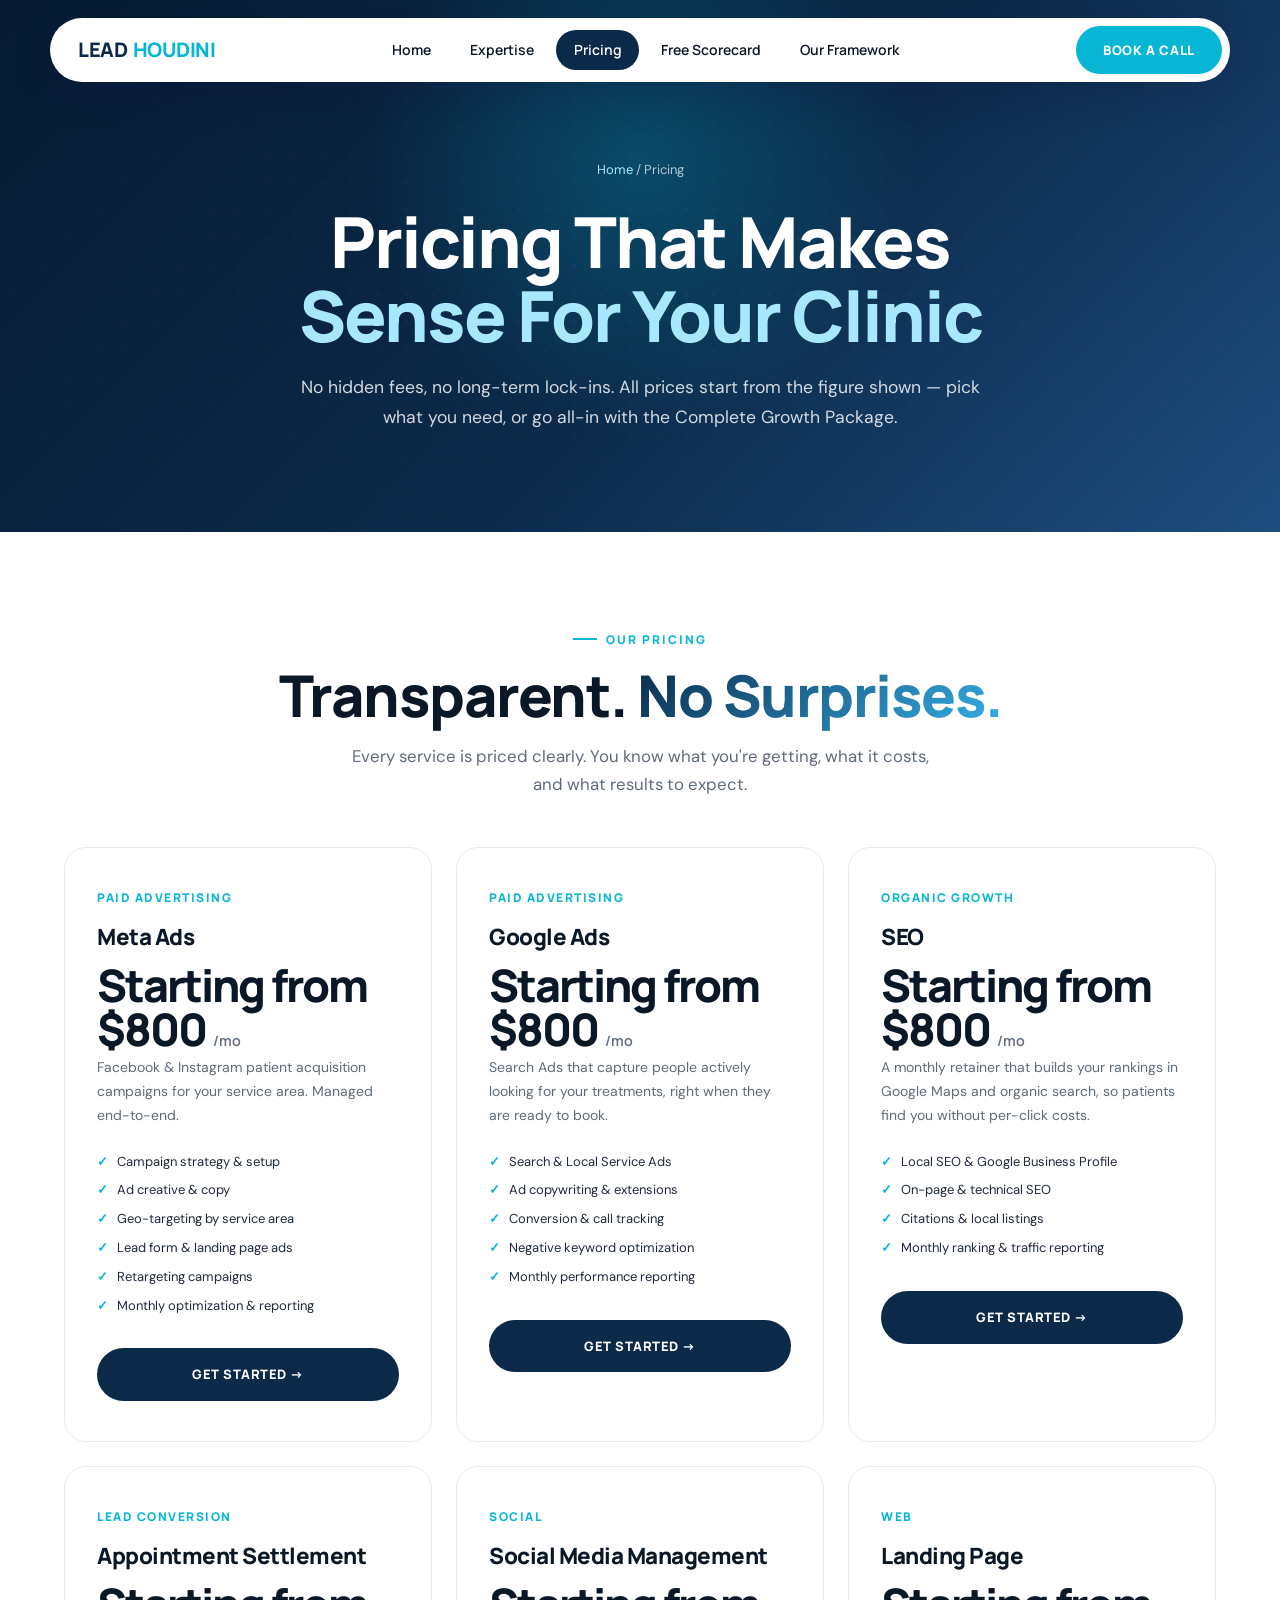
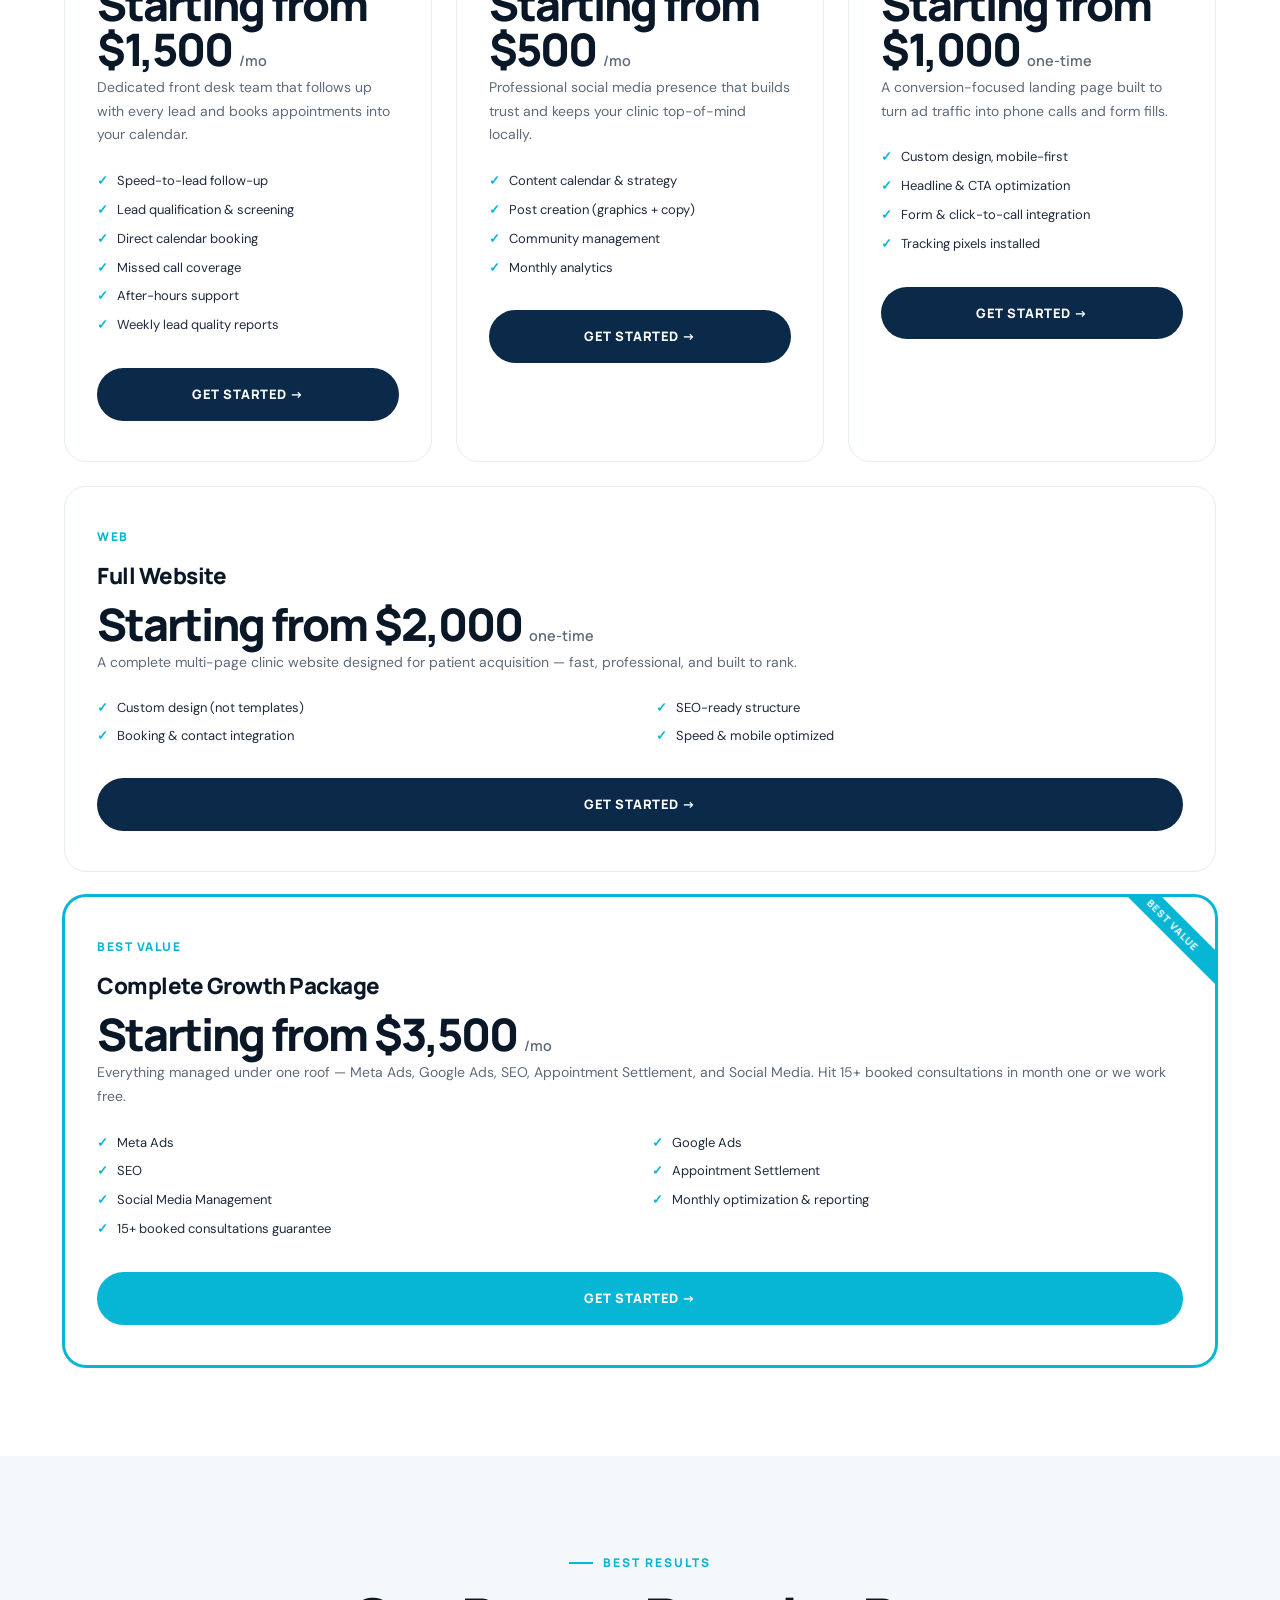
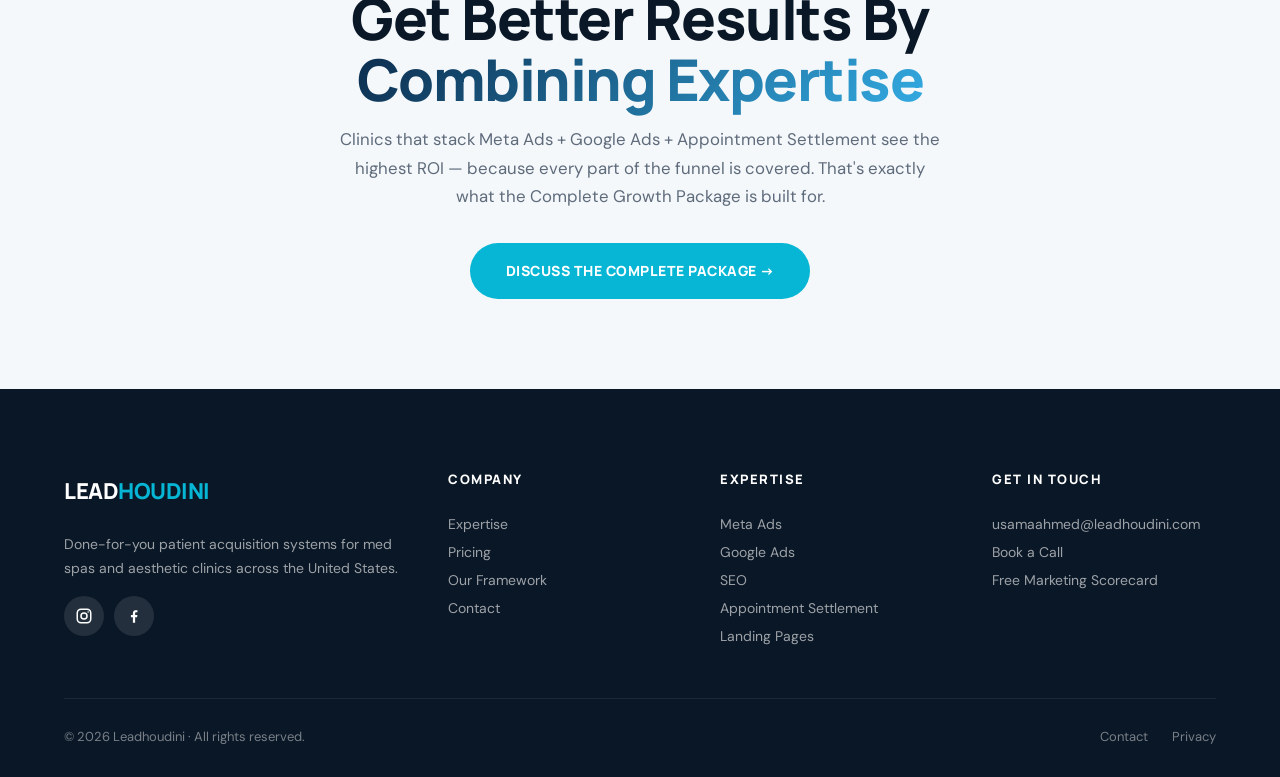
<file: pricing.html>
<!doctype html>
<html lang="en">
<head>
<meta charset="utf-8">
<meta name="viewport" content="width=device-width,initial-scale=1">
<title>Pricing | Leadhoudini</title>
<meta name="description" content="Transparent pricing for med spa and aesthetic clinic patient acquisition. Meta Ads, Google Ads, SEO, Social Media, Appointment Settlement, Landing Pages, and Websites — plus a complete done-for-you package.">
<link rel="icon" href="favicon.svg" type="image/svg+xml">
<link rel="icon" href="favicon.ico" sizes="48x48">
<link rel="apple-touch-icon" href="apple-touch-icon.png">
<link rel="preconnect" href="https://fonts.googleapis.com">
<link rel="preconnect" href="https://fonts.gstatic.com" crossorigin>
<link rel="stylesheet" href="https://fonts.googleapis.com/css2?family=Manrope:wght@400;500;600;700;800&family=DM+Sans:wght@300;400;500;600;700&display=swap">
<link rel="stylesheet" href="styles.css">
</head>
<body>

<nav class="main-nav">
  <div class="nav-inner">
    <a href="index.html" class="nav-logo">LEAD<span class="logo-accent">HOUDINI</span></a>
    <ul class="nav-links">
      <li><a href="index.html">Home</a></li>
      <li><a href="expertise.html">Expertise</a></li>
      <li><a href="pricing.html" class="active">Pricing</a></li>
      <li><a href="scorecard.html">Free Scorecard</a></li>
      <li><a href="framework.html">Our Framework</a></li>
    </ul>
    <a href="contact.html" class="nav-cta">Book a Call</a>
    <button class="nav-hamburger" aria-label="Menu"><span></span><span></span><span></span></button>
  </div>
</nav>
<div class="mobile-menu"><a href="index.html">Home</a><a href="expertise.html">Expertise</a><a href="pricing.html">Pricing</a><a href="scorecard.html">Free Scorecard</a><a href="framework.html">Our Framework</a><a href="contact.html" class="mob-cta">Book a Call</a></div>

<div class="page-body">

<div class="page-hero"><div class="page-hero-glow"></div><div class="page-hero-inner">
  <div class="page-breadcrumb"><a href="index.html">Home</a> / Pricing</div>
  <h1 class="page-title fade-up">Pricing That Makes<br><span class="accent">Sense For Your Clinic</span></h1>
  <p class="page-desc fade-up">No hidden fees, no long-term lock-ins. All prices start from the figure shown — pick what you need, or go all-in with the Complete Growth Package.</p>
</div></div>

<section class="section">
  <div class="section-inner">
    <div style="text-align:center;margin-bottom:3rem">
      <span class="section-tag fade-up">Our Pricing</span>
      <h2 class="section-title fade-up">Transparent. <span class="accent">No Surprises.</span></h2>
      <p class="section-sub fade-up" style="margin:0 auto">Every service is priced clearly. You know what you're getting, what it costs, and what results to expect.</p>
    </div>

    <div class="pricing-grid">

      <div class="price-card fade-up">
        <div class="price-label">Paid Advertising</div>
        <div class="price-name">Meta Ads</div>
        <div class="price-amount">Starting from $800 <span>/mo</span></div>
        <div class="price-desc">Facebook & Instagram patient acquisition campaigns for your service area. Managed end-to-end.</div>
        <div class="price-features">
          <div class="price-feature">Campaign strategy & setup</div>
          <div class="price-feature">Ad creative & copy</div>
          <div class="price-feature">Geo-targeting by service area</div>
          <div class="price-feature">Lead form & landing page ads</div>
          <div class="price-feature">Retargeting campaigns</div>
          <div class="price-feature">Monthly optimization & reporting</div>
        </div>
        <a href="contact.html" class="price-cta">Get Started →</a>
      </div>

      <div class="price-card fade-up">
        <div class="price-label">Paid Advertising</div>
        <div class="price-name">Google Ads</div>
        <div class="price-amount">Starting from $800 <span>/mo</span></div>
        <div class="price-desc">Search Ads that capture people actively looking for your treatments, right when they are ready to book.</div>
        <div class="price-features">
          <div class="price-feature">Search & Local Service Ads</div>
          <div class="price-feature">Ad copywriting & extensions</div>
          <div class="price-feature">Conversion & call tracking</div>
          <div class="price-feature">Negative keyword optimization</div>
          <div class="price-feature">Monthly performance reporting</div>
        </div>
        <a href="contact.html" class="price-cta">Get Started →</a>
      </div>

      <div class="price-card fade-up">
        <div class="price-label">Organic Growth</div>
        <div class="price-name">SEO</div>
        <div class="price-amount">Starting from $800 <span>/mo</span></div>
        <div class="price-desc">A monthly retainer that builds your rankings in Google Maps and organic search, so patients find you without per-click costs.</div>
        <div class="price-features">
          <div class="price-feature">Local SEO & Google Business Profile</div>
          <div class="price-feature">On-page & technical SEO</div>
          <div class="price-feature">Citations & local listings</div>
          <div class="price-feature">Monthly ranking & traffic reporting</div>
        </div>
        <a href="contact.html" class="price-cta">Get Started →</a>
      </div>

      <div class="price-card fade-up">
        <div class="price-label">Lead Conversion</div>
        <div class="price-name">Appointment Settlement</div>
        <div class="price-amount">Starting from $1,500 <span>/mo</span></div>
        <div class="price-desc">Dedicated front desk team that follows up with every lead and books appointments into your calendar.</div>
        <div class="price-features">
          <div class="price-feature">Speed-to-lead follow-up</div>
          <div class="price-feature">Lead qualification & screening</div>
          <div class="price-feature">Direct calendar booking</div>
          <div class="price-feature">Missed call coverage</div>
          <div class="price-feature">After-hours support</div>
          <div class="price-feature">Weekly lead quality reports</div>
        </div>
        <a href="contact.html" class="price-cta">Get Started →</a>
      </div>

      <div class="price-card fade-up">
        <div class="price-label">Social</div>
        <div class="price-name">Social Media Management</div>
        <div class="price-amount">Starting from $500 <span>/mo</span></div>
        <div class="price-desc">Professional social media presence that builds trust and keeps your clinic top-of-mind locally.</div>
        <div class="price-features">
          <div class="price-feature">Content calendar & strategy</div>
          <div class="price-feature">Post creation (graphics + copy)</div>
          <div class="price-feature">Community management</div>
          <div class="price-feature">Monthly analytics</div>
        </div>
        <a href="contact.html" class="price-cta">Get Started →</a>
      </div>

      <div class="price-card fade-up">
        <div class="price-label">Web</div>
        <div class="price-name">Landing Page</div>
        <div class="price-amount">Starting from $1,000 <span>one-time</span></div>
        <div class="price-desc">A conversion-focused landing page built to turn ad traffic into phone calls and form fills.</div>
        <div class="price-features">
          <div class="price-feature">Custom design, mobile-first</div>
          <div class="price-feature">Headline & CTA optimization</div>
          <div class="price-feature">Form & click-to-call integration</div>
          <div class="price-feature">Tracking pixels installed</div>
        </div>
        <a href="contact.html" class="price-cta">Get Started →</a>
      </div>

      <div class="price-card wide fade-up">
        <div class="price-label">Web</div>
        <div class="price-name">Full Website</div>
        <div class="price-amount">Starting from $2,000 <span>one-time</span></div>
        <div class="price-desc">A complete multi-page clinic website designed for patient acquisition — fast, professional, and built to rank.</div>
        <div class="price-features">
          <div class="price-feature">Custom design (not templates)</div>
          <div class="price-feature">SEO-ready structure</div>
          <div class="price-feature">Booking & contact integration</div>
          <div class="price-feature">Speed & mobile optimized</div>
        </div>
        <a href="contact.html" class="price-cta">Get Started →</a>
      </div>

      <div class="price-card featured fade-up" style="grid-column:1 / -1">
        <div class="price-label">Best Value</div>
        <div class="price-name">Complete Growth Package</div>
        <div class="price-amount">Starting from $3,500 <span>/mo</span></div>
        <div class="price-desc">Everything managed under one roof — Meta Ads, Google Ads, SEO, Appointment Settlement, and Social Media. Hit 15+ booked consultations in month one or we work free.</div>
        <div class="price-features">
          <div class="price-feature">Meta Ads</div>
          <div class="price-feature">Google Ads</div>
          <div class="price-feature">SEO</div>
          <div class="price-feature">Appointment Settlement</div>
          <div class="price-feature">Social Media Management</div>
          <div class="price-feature">Monthly optimization & reporting</div>
          <div class="price-feature">15+ booked consultations guarantee</div>
        </div>
        <a href="contact.html" class="price-cta">Get Started →</a>
      </div>

    </div>
  </div>
</section>

<!-- BUNDLE CTA -->
<section class="section" style="background:var(--bg-soft)">
  <div class="section-inner" style="text-align:center;max-width:800px">
    <span class="section-tag fade-up">Best Results</span>
    <h2 class="section-title fade-up">Get Better Results By <span class="accent">Combining Expertise</span></h2>
    <p class="section-sub fade-up" style="margin:0 auto 2rem">Clinics that stack Meta Ads + Google Ads + Appointment Settlement see the highest ROI — because every part of the funnel is covered. That's exactly what the Complete Growth Package is built for.</p>
    <a href="contact.html" class="btn-main fade-up">Discuss the Complete Package →</a>
  </div>
</section>

</div>

<footer class="site-footer">
  <div class="footer-inner">
    <div class="footer-col footer-brand">
      <a href="index.html" class="nav-logo">LEAD<span class="logo-accent">HOUDINI</span></a>
      <p>Done-for-you patient acquisition systems for med spas and aesthetic clinics across the United States.</p>
      <div class="footer-social"><a href="https://www.instagram.com/usamaahmedclinicmarketer/" target="_blank" rel="noopener" aria-label="Leadhoudini on Instagram"><svg viewBox="0 0 24 24" fill="none" stroke="currentColor" stroke-width="2" stroke-linecap="round" stroke-linejoin="round"><rect x="3" y="3" width="18" height="18" rx="5"/><circle cx="12" cy="12" r="4"/><circle cx="17.5" cy="6.5" r="1" fill="currentColor" stroke="none"/></svg></a><a href="https://www.facebook.com/profile.php?id=61588510712652" target="_blank" rel="noopener" aria-label="Leadhoudini on Facebook"><svg viewBox="0 0 24 24" fill="currentColor"><path d="M13.5 21v-7.5h2.6l.4-3h-3V8.6c0-.9.3-1.5 1.6-1.5h1.5V4.4c-.3 0-1.2-.1-2.2-.1-2.3 0-3.9 1.4-3.9 4v2.2H7.9v3h2.6V21h3z"/></svg></a></div>
    </div>
    <div class="footer-col"><h4>Company</h4><a href="expertise.html">Expertise</a><a href="pricing.html">Pricing</a><a href="framework.html">Our Framework</a><a href="contact.html">Contact</a></div>
    <div class="footer-col"><h4>Expertise</h4><a href="expertise.html">Meta Ads</a><a href="expertise.html">Google Ads</a><a href="expertise.html">SEO</a><a href="expertise.html">Appointment Settlement</a><a href="expertise.html">Landing Pages</a></div>
    <div class="footer-col"><h4>Get in Touch</h4><a href="mailto:usamaahmed@leadhoudini.com">usamaahmed@leadhoudini.com</a><a href="contact.html">Book a Call</a><a href="scorecard.html">Free Marketing Scorecard</a></div>
  </div>
  <div class="footer-bottom">
    <div class="footer-copy">© 2026 Leadhoudini · All rights reserved.</div>
    <div class="footer-bottom-links"><a href="contact.html">Contact</a><a href="privacy.html">Privacy</a></div>
  </div>
</footer>
<script src="script.js"></script>
</body>
</html>
</file>
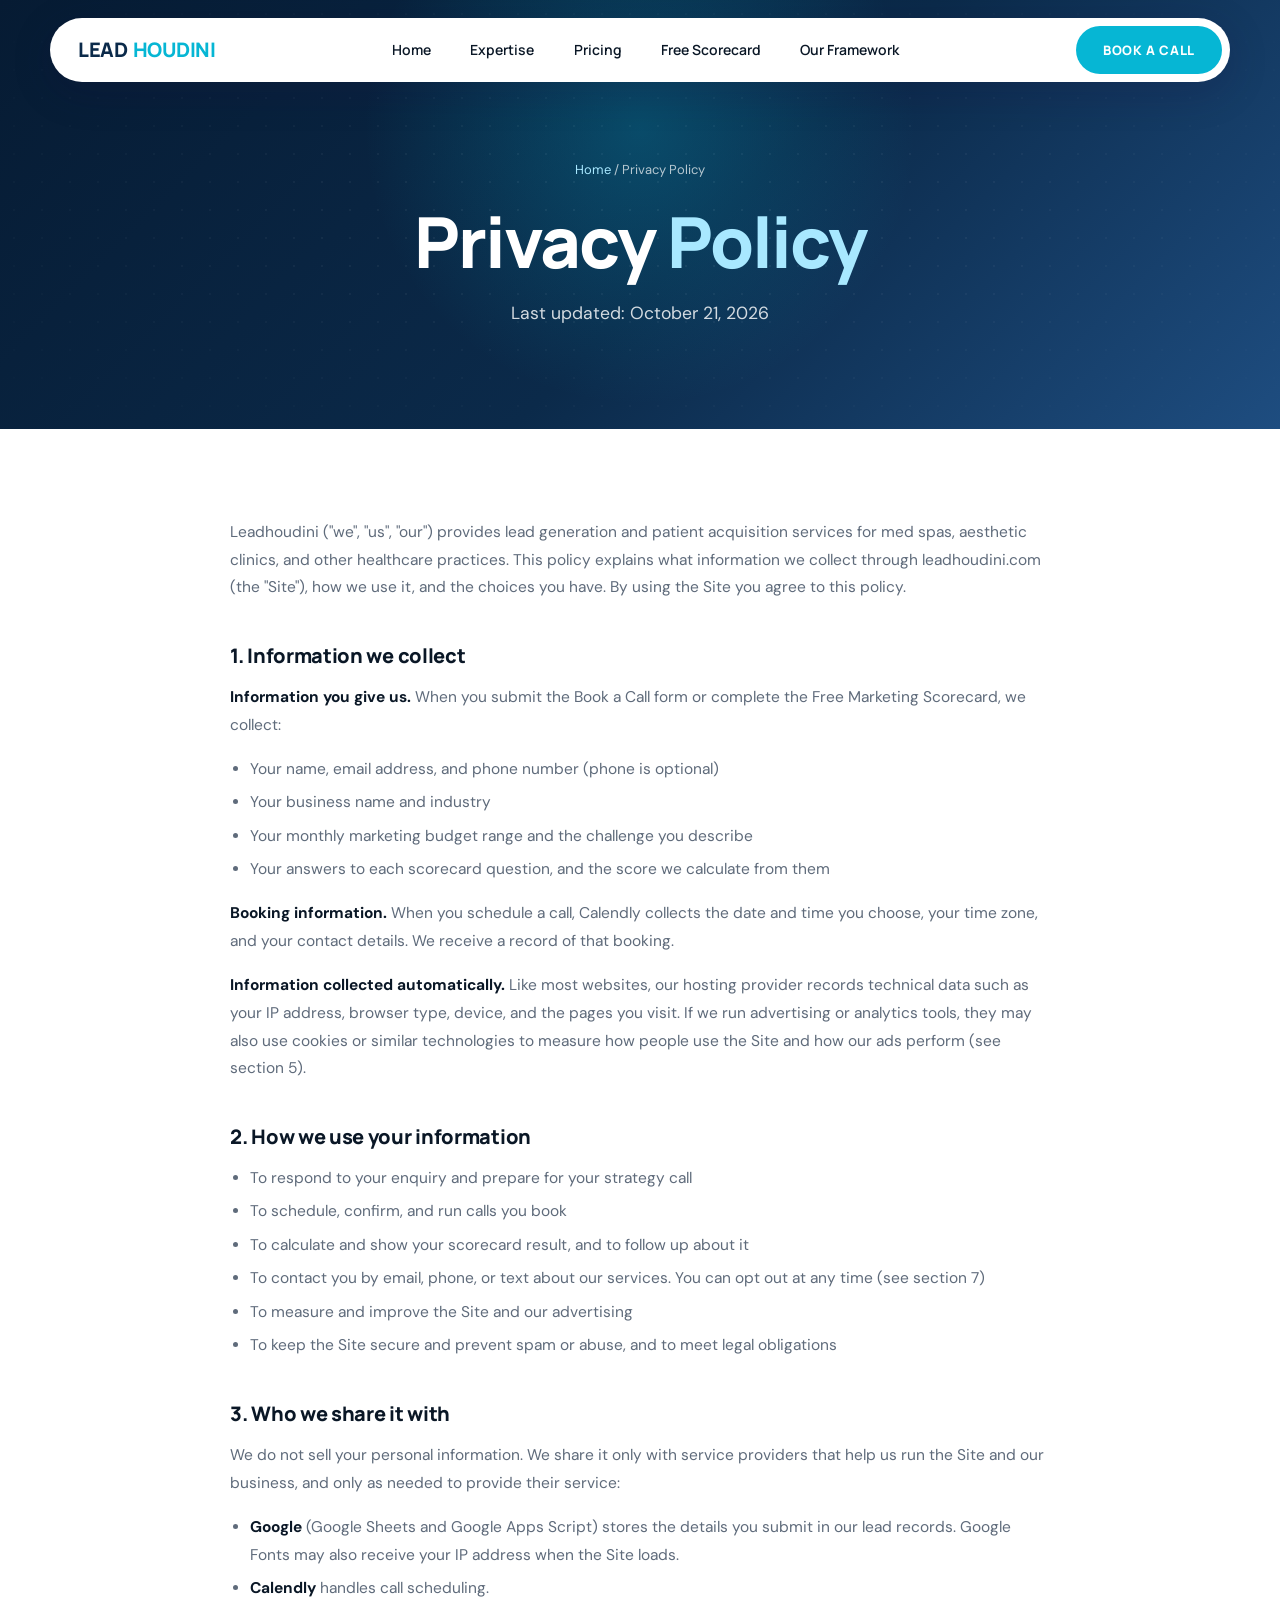
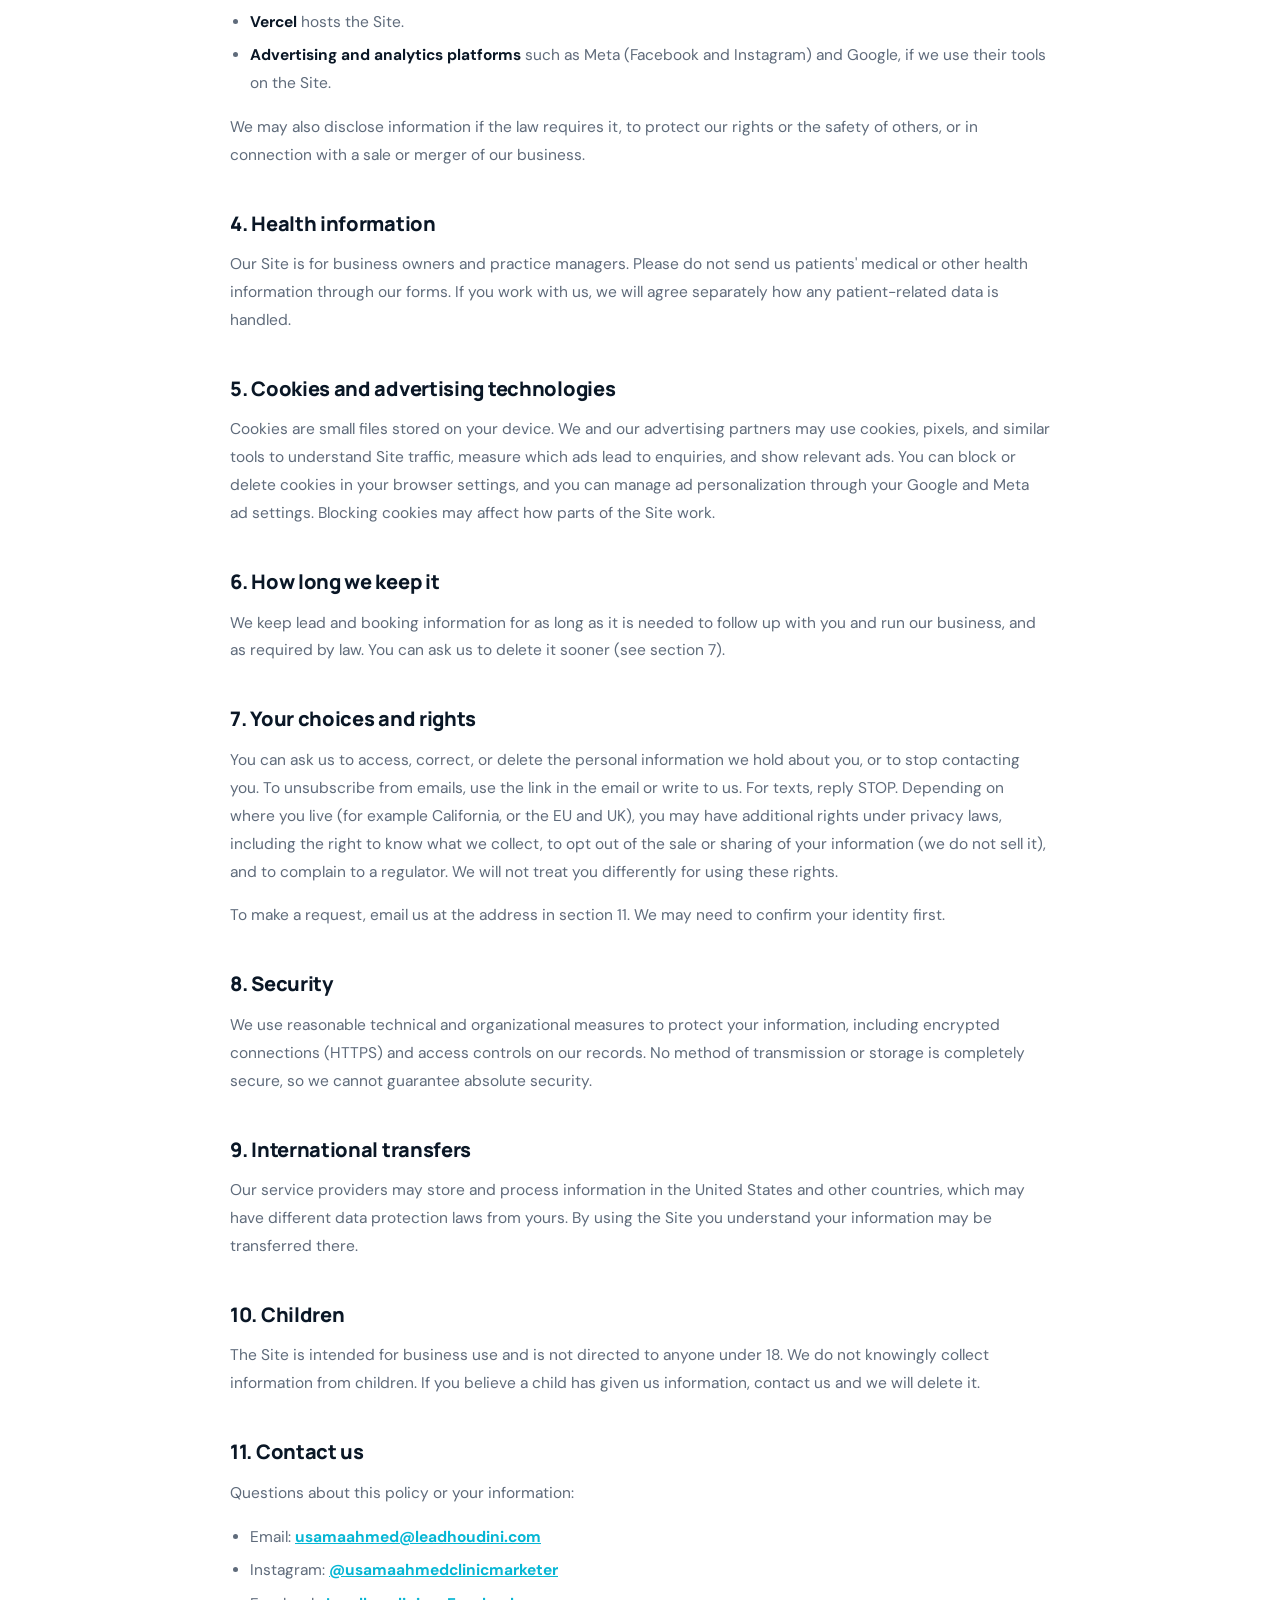
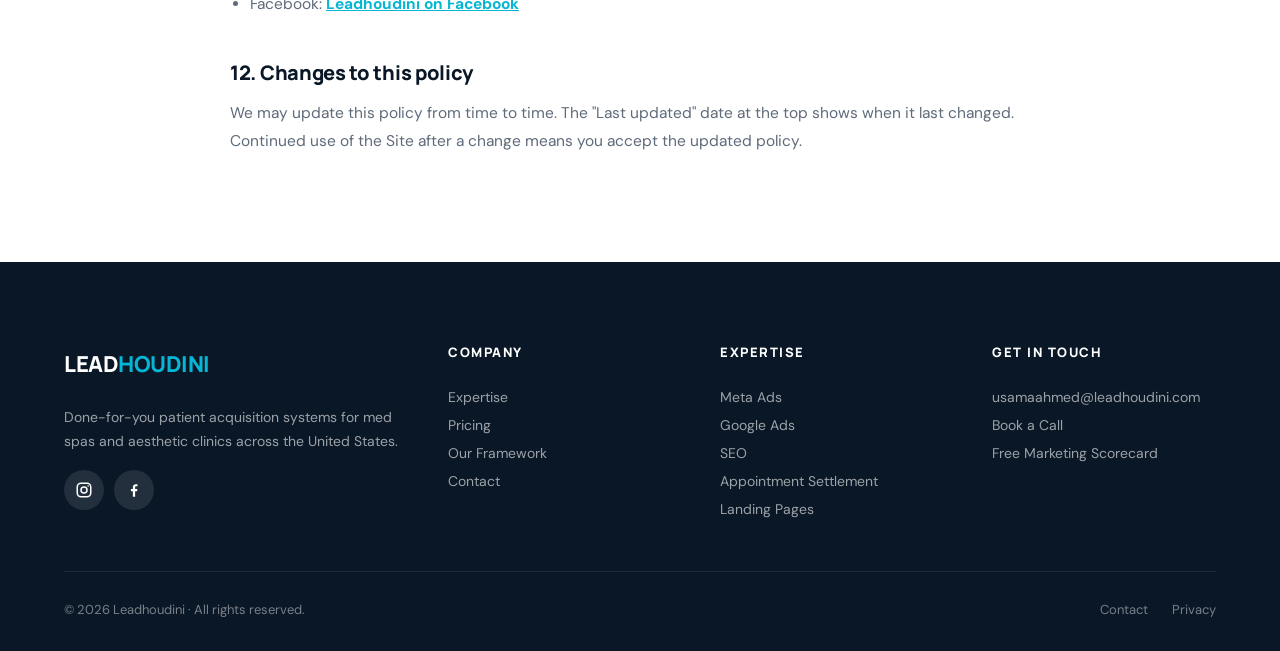
<file: privacy.html>
<!doctype html>
<html lang="en">
<head>
<meta charset="utf-8">
<meta name="viewport" content="width=device-width,initial-scale=1">
<title>Privacy Policy | Leadhoudini</title>
<meta name="description" content="How Leadhoudini collects, uses, and protects your information.">
<link rel="icon" href="favicon.svg" type="image/svg+xml">
<link rel="icon" href="favicon.ico" sizes="48x48">
<link rel="apple-touch-icon" href="apple-touch-icon.png">
<link rel="preconnect" href="https://fonts.googleapis.com">
<link rel="preconnect" href="https://fonts.gstatic.com" crossorigin>
<link rel="stylesheet" href="https://fonts.googleapis.com/css2?family=Manrope:wght@400;500;600;700;800&family=DM+Sans:wght@300;400;500;600;700&display=swap">
<link rel="stylesheet" href="styles.css">
</head>
<body>

<nav class="main-nav">
  <div class="nav-inner">
    <a href="index.html" class="nav-logo">LEAD<span class="logo-accent">HOUDINI</span></a>
    <ul class="nav-links">
      <li><a href="index.html">Home</a></li>
      <li><a href="expertise.html">Expertise</a></li>
      <li><a href="pricing.html">Pricing</a></li>
      <li><a href="scorecard.html">Free Scorecard</a></li>
      <li><a href="framework.html">Our Framework</a></li>
    </ul>
    <a href="contact.html" class="nav-cta">Book a Call</a>
    <button class="nav-hamburger" aria-label="Menu"><span></span><span></span><span></span></button>
  </div>
</nav>
<div class="mobile-menu"><a href="index.html">Home</a><a href="expertise.html">Expertise</a><a href="pricing.html">Pricing</a><a href="scorecard.html">Free Scorecard</a><a href="framework.html">Our Framework</a><a href="contact.html" class="mob-cta">Book a Call</a></div>

<div class="page-body">

<div class="page-hero"><div class="page-hero-glow"></div><div class="page-hero-inner">
  <div class="page-breadcrumb"><a href="index.html">Home</a> / Privacy Policy</div>
  <h1 class="page-title fade-up">Privacy <span class="accent">Policy</span></h1>
  <p class="page-desc fade-up">Last updated: October 21, 2026</p>
</div></div>

<section class="section">
  <div class="section-inner legal">

    <p>Leadhoudini ("we", "us", "our") provides lead generation and patient acquisition services for med spas, aesthetic clinics, and other healthcare practices. This policy explains what information we collect through leadhoudini.com (the "Site"), how we use it, and the choices you have. By using the Site you agree to this policy.</p>

    <h2>1. Information we collect</h2>
    <p><strong>Information you give us.</strong> When you submit the Book a Call form or complete the Free Marketing Scorecard, we collect:</p>
    <ul>
      <li>Your name, email address, and phone number (phone is optional)</li>
      <li>Your business name and industry</li>
      <li>Your monthly marketing budget range and the challenge you describe</li>
      <li>Your answers to each scorecard question, and the score we calculate from them</li>
    </ul>
    <p><strong>Booking information.</strong> When you schedule a call, Calendly collects the date and time you choose, your time zone, and your contact details. We receive a record of that booking.</p>
    <p><strong>Information collected automatically.</strong> Like most websites, our hosting provider records technical data such as your IP address, browser type, device, and the pages you visit. If we run advertising or analytics tools, they may also use cookies or similar technologies to measure how people use the Site and how our ads perform (see section 5).</p>

    <h2>2. How we use your information</h2>
    <ul>
      <li>To respond to your enquiry and prepare for your strategy call</li>
      <li>To schedule, confirm, and run calls you book</li>
      <li>To calculate and show your scorecard result, and to follow up about it</li>
      <li>To contact you by email, phone, or text about our services. You can opt out at any time (see section 7)</li>
      <li>To measure and improve the Site and our advertising</li>
      <li>To keep the Site secure and prevent spam or abuse, and to meet legal obligations</li>
    </ul>

    <h2>3. Who we share it with</h2>
    <p>We do not sell your personal information. We share it only with service providers that help us run the Site and our business, and only as needed to provide their service:</p>
    <ul>
      <li><strong>Google</strong> (Google Sheets and Google Apps Script) stores the details you submit in our lead records. Google Fonts may also receive your IP address when the Site loads.</li>
      <li><strong>Calendly</strong> handles call scheduling.</li>
      <li><strong>Vercel</strong> hosts the Site.</li>
      <li><strong>Advertising and analytics platforms</strong> such as Meta (Facebook and Instagram) and Google, if we use their tools on the Site.</li>
    </ul>
    <p>We may also disclose information if the law requires it, to protect our rights or the safety of others, or in connection with a sale or merger of our business.</p>

    <h2>4. Health information</h2>
    <p>Our Site is for business owners and practice managers. Please do not send us patients' medical or other health information through our forms. If you work with us, we will agree separately how any patient-related data is handled.</p>

    <h2>5. Cookies and advertising technologies</h2>
    <p>Cookies are small files stored on your device. We and our advertising partners may use cookies, pixels, and similar tools to understand Site traffic, measure which ads lead to enquiries, and show relevant ads. You can block or delete cookies in your browser settings, and you can manage ad personalization through your Google and Meta ad settings. Blocking cookies may affect how parts of the Site work.</p>

    <h2>6. How long we keep it</h2>
    <p>We keep lead and booking information for as long as it is needed to follow up with you and run our business, and as required by law. You can ask us to delete it sooner (see section 7).</p>

    <h2>7. Your choices and rights</h2>
    <p>You can ask us to access, correct, or delete the personal information we hold about you, or to stop contacting you. To unsubscribe from emails, use the link in the email or write to us. For texts, reply STOP. Depending on where you live (for example California, or the EU and UK), you may have additional rights under privacy laws, including the right to know what we collect, to opt out of the sale or sharing of your information (we do not sell it), and to complain to a regulator. We will not treat you differently for using these rights.</p>
    <p>To make a request, email us at the address in section 11. We may need to confirm your identity first.</p>

    <h2>8. Security</h2>
    <p>We use reasonable technical and organizational measures to protect your information, including encrypted connections (HTTPS) and access controls on our records. No method of transmission or storage is completely secure, so we cannot guarantee absolute security.</p>

    <h2>9. International transfers</h2>
    <p>Our service providers may store and process information in the United States and other countries, which may have different data protection laws from yours. By using the Site you understand your information may be transferred there.</p>

    <h2>10. Children</h2>
    <p>The Site is intended for business use and is not directed to anyone under 18. We do not knowingly collect information from children. If you believe a child has given us information, contact us and we will delete it.</p>

    <h2>11. Contact us</h2>
    <p>Questions about this policy or your information:</p>
    <ul>
      <li>Email: <a href="mailto:usamaahmed@leadhoudini.com">usamaahmed@leadhoudini.com</a></li>
      <li>Instagram: <a href="https://www.instagram.com/usamaahmedclinicmarketer/" target="_blank" rel="noopener">@usamaahmedclinicmarketer</a></li>
      <li>Facebook: <a href="https://www.facebook.com/profile.php?id=61588510712652" target="_blank" rel="noopener">Leadhoudini on Facebook</a></li>
    </ul>

    <h2>12. Changes to this policy</h2>
    <p>We may update this policy from time to time. The "Last updated" date at the top shows when it last changed. Continued use of the Site after a change means you accept the updated policy.</p>

  </div>
</section>

</div>

<footer class="site-footer">
  <div class="footer-inner">
    <div class="footer-col footer-brand">
      <a href="index.html" class="nav-logo">LEAD<span class="logo-accent">HOUDINI</span></a>
      <p>Done-for-you patient acquisition systems for med spas and aesthetic clinics across the United States.</p>
      <div class="footer-social"><a href="https://www.instagram.com/usamaahmedclinicmarketer/" target="_blank" rel="noopener" aria-label="Leadhoudini on Instagram"><svg viewBox="0 0 24 24" fill="none" stroke="currentColor" stroke-width="2" stroke-linecap="round" stroke-linejoin="round"><rect x="3" y="3" width="18" height="18" rx="5"/><circle cx="12" cy="12" r="4"/><circle cx="17.5" cy="6.5" r="1" fill="currentColor" stroke="none"/></svg></a><a href="https://www.facebook.com/profile.php?id=61588510712652" target="_blank" rel="noopener" aria-label="Leadhoudini on Facebook"><svg viewBox="0 0 24 24" fill="currentColor"><path d="M13.5 21v-7.5h2.6l.4-3h-3V8.6c0-.9.3-1.5 1.6-1.5h1.5V4.4c-.3 0-1.2-.1-2.2-.1-2.3 0-3.9 1.4-3.9 4v2.2H7.9v3h2.6V21h3z"/></svg></a></div>
    </div>
    <div class="footer-col"><h4>Company</h4><a href="expertise.html">Expertise</a><a href="pricing.html">Pricing</a><a href="framework.html">Our Framework</a><a href="contact.html">Contact</a></div>
    <div class="footer-col"><h4>Expertise</h4><a href="expertise.html">Meta Ads</a><a href="expertise.html">Google Ads</a><a href="expertise.html">SEO</a><a href="expertise.html">Appointment Settlement</a><a href="expertise.html">Landing Pages</a></div>
    <div class="footer-col"><h4>Get in Touch</h4><a href="mailto:usamaahmed@leadhoudini.com">usamaahmed@leadhoudini.com</a><a href="contact.html">Book a Call</a><a href="scorecard.html">Free Marketing Scorecard</a></div>
  </div>
  <div class="footer-bottom">
    <div class="footer-copy">© 2026 Leadhoudini · All rights reserved.</div>
    <div class="footer-bottom-links"><a href="contact.html">Contact</a><a href="privacy.html">Privacy</a></div>
  </div>
</footer>
<script src="script.js"></script>
</body>
</html>
</file>
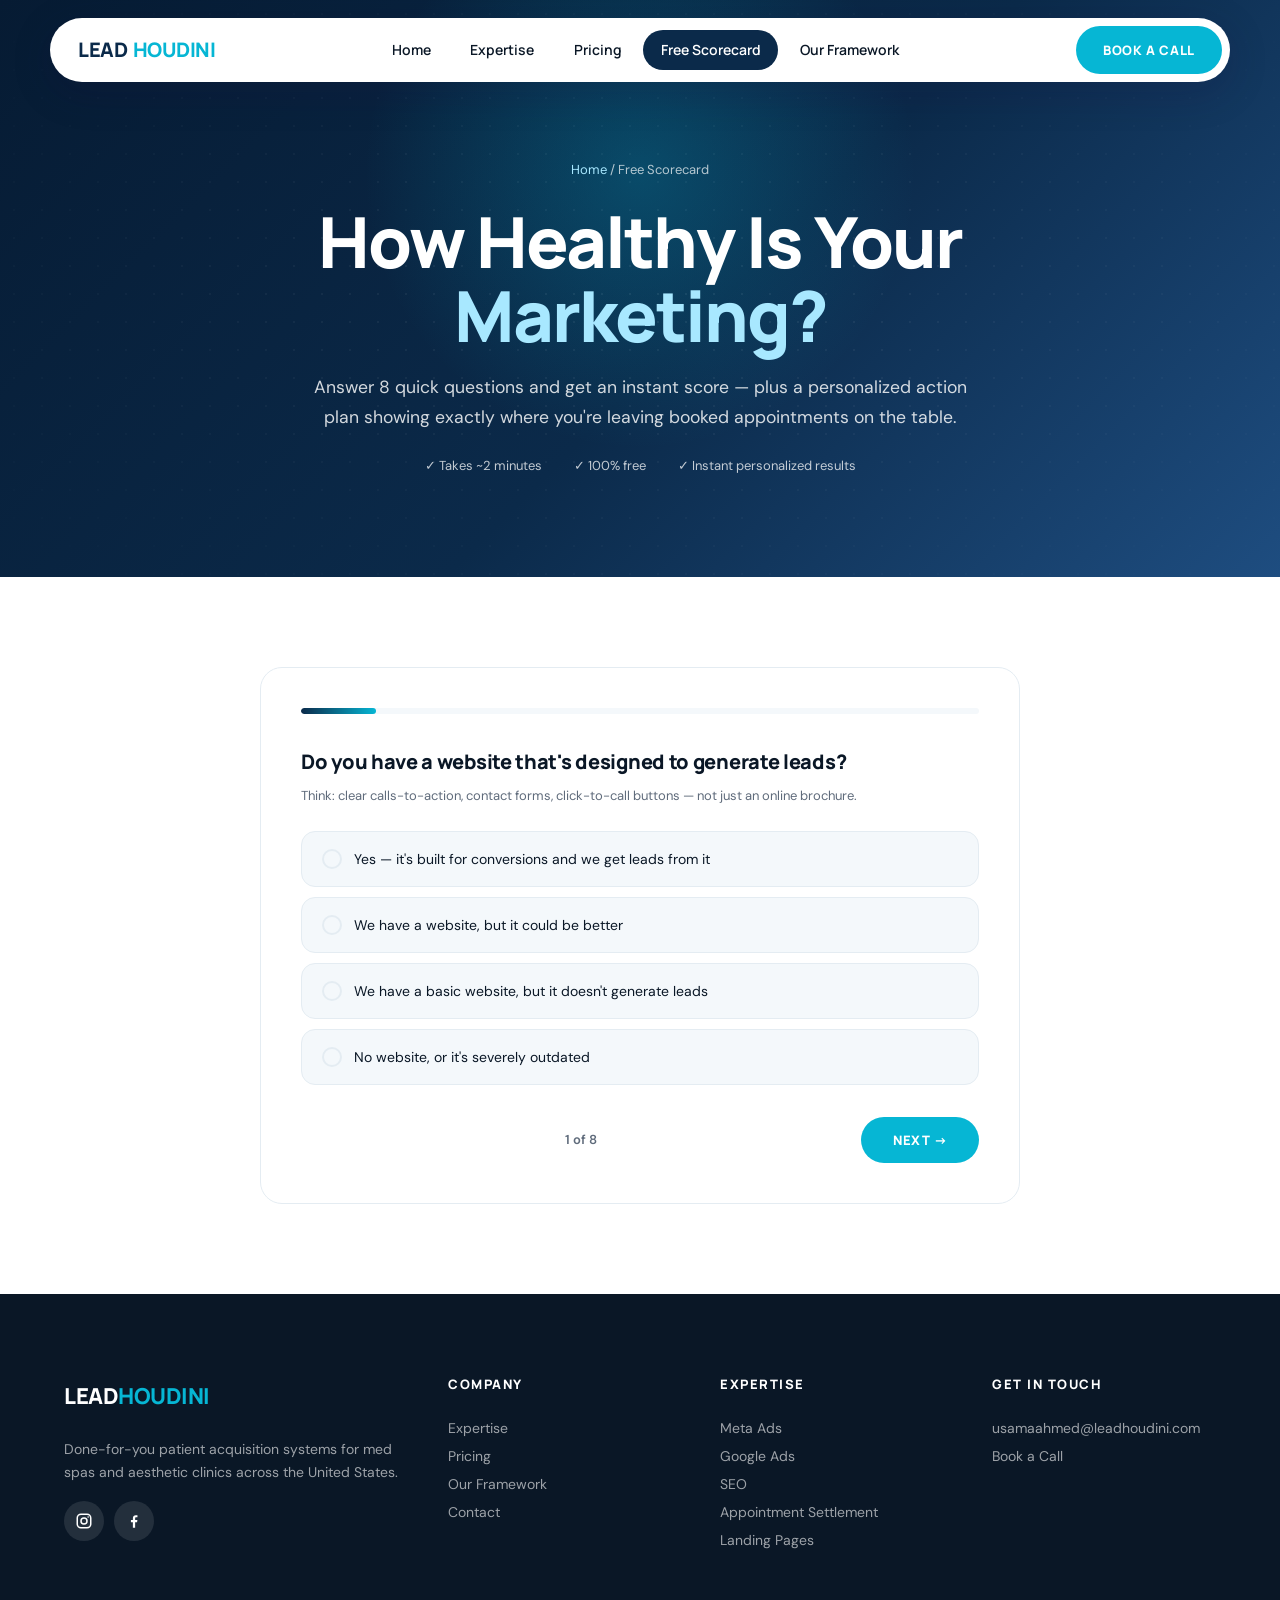
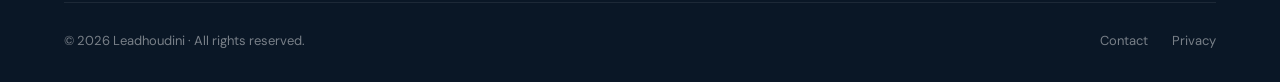
<file: scorecard.html>
<!doctype html>
<html lang="en">
<head>
<meta charset="utf-8">
<meta name="viewport" content="width=device-width,initial-scale=1">
<title>Free Marketing Scorecard | Leadhoudini</title>
<meta name="description" content="Score your business's marketing in 2 minutes. Get an instant audit and personalized action plan.">
<link rel="icon" href="favicon.svg" type="image/svg+xml">
<link rel="icon" href="favicon.ico" sizes="48x48">
<link rel="apple-touch-icon" href="apple-touch-icon.png">
<link rel="preconnect" href="https://fonts.googleapis.com">
<link rel="preconnect" href="https://fonts.gstatic.com" crossorigin>
<link rel="stylesheet" href="https://fonts.googleapis.com/css2?family=Manrope:wght@400;500;600;700;800&family=DM+Sans:wght@300;400;500;600;700&display=swap">
<link rel="stylesheet" href="styles.css">
</head>
<body>

<nav class="main-nav">
  <div class="nav-inner">
    <a href="index.html" class="nav-logo">LEAD<span class="logo-accent">HOUDINI</span></a>
    <ul class="nav-links">
      <li><a href="index.html">Home</a></li>
      <li><a href="expertise.html">Expertise</a></li>
      <li><a href="pricing.html">Pricing</a></li>
      <li><a href="scorecard.html" class="active">Free Scorecard</a></li>
      <li><a href="framework.html">Our Framework</a></li>
    </ul>
    <a href="contact.html" class="nav-cta">Book a Call</a>
    <button class="nav-hamburger" aria-label="Menu"><span></span><span></span><span></span></button>
  </div>
</nav>
<div class="mobile-menu"><a href="index.html">Home</a><a href="expertise.html">Expertise</a><a href="pricing.html">Pricing</a><a href="scorecard.html">Free Scorecard</a><a href="framework.html">Our Framework</a><a href="contact.html" class="mob-cta">Book a Call</a></div>

<div class="page-body">

<div class="page-hero"><div class="page-hero-glow"></div><div class="page-hero-inner">
  <div class="page-breadcrumb"><a href="index.html">Home</a> / Free Scorecard</div>
  <h1 class="page-title fade-up">How Healthy Is Your<br><span class="accent">Marketing?</span></h1>
  <p class="page-desc fade-up">Answer 8 quick questions and get an instant score — plus a personalized action plan showing exactly where you're leaving booked appointments on the table.</p>
  <div style="display:flex;gap:2rem;justify-content:center;margin-top:1.5rem;flex-wrap:wrap">
    <span style="font-size:13px;color:rgba(255,255,255,.75)">✓ Takes ~2 minutes</span>
    <span style="font-size:13px;color:rgba(255,255,255,.75)">✓ 100% free</span>
    <span style="font-size:13px;color:rgba(255,255,255,.75)">✓ Instant personalized results</span>
  </div>
</div></div>

<section class="section">
  <div class="section-inner" style="max-width:760px">
    <div id="scorecard" class="scorecard-wrap fade-up">

      <!-- Progress -->
      <div class="sc-progress"><div class="sc-progress-bar"></div></div>

      <!-- Q1 -->
      <div class="sc-step active" data-q="q1">
        <div class="sc-question">Do you have a website that's designed to generate leads?</div>
        <div class="sc-hint">Think: clear calls-to-action, contact forms, click-to-call buttons — not just an online brochure.</div>
        <div class="sc-options">
          <div class="sc-option" data-val="3"><div class="sc-radio"></div>Yes — it's built for conversions and we get leads from it</div>
          <div class="sc-option" data-val="2"><div class="sc-radio"></div>We have a website, but it could be better</div>
          <div class="sc-option" data-val="1"><div class="sc-radio"></div>We have a basic website, but it doesn't generate leads</div>
          <div class="sc-option" data-val="0"><div class="sc-radio"></div>No website, or it's severely outdated</div>
        </div>
        <div class="sc-nav"><div></div><span class="sc-counter">1 of 8</span><button class="btn-main sc-next">Next →</button></div>
      </div>

      <!-- Q2 -->
      <div class="sc-step" data-q="q2">
        <div class="sc-question">Are you running paid ads (Google or Meta) to generate leads?</div>
        <div class="sc-hint">Paid ads = Google Search Ads, Local Service Ads, Facebook/Instagram Ads.</div>
        <div class="sc-options">
          <div class="sc-option" data-val="3"><div class="sc-radio"></div>Yes — we run ads consistently and they generate leads</div>
          <div class="sc-option" data-val="2"><div class="sc-radio"></div>We've tried ads, but results have been inconsistent</div>
          <div class="sc-option" data-val="1"><div class="sc-radio"></div>We've tried before but stopped because it didn't work</div>
          <div class="sc-option" data-val="0"><div class="sc-radio"></div>Never run paid ads</div>
        </div>
        <div class="sc-nav"><button class="sc-back">← Back</button><span class="sc-counter">2 of 8</span><button class="btn-main sc-next">Next →</button></div>
      </div>

      <!-- Q3 -->
      <div class="sc-step" data-q="q3">
        <div class="sc-question">How active is your social media presence?</div>
        <div class="sc-hint">Consistency matters more than follower count.</div>
        <div class="sc-options">
          <div class="sc-option" data-val="3"><div class="sc-radio"></div>We post regularly (3+ times/week) with engagement</div>
          <div class="sc-option" data-val="2"><div class="sc-radio"></div>We post occasionally (a few times a month)</div>
          <div class="sc-option" data-val="1"><div class="sc-radio"></div>We have accounts but rarely post</div>
          <div class="sc-option" data-val="0"><div class="sc-radio"></div>No social media presence</div>
        </div>
        <div class="sc-nav"><button class="sc-back">← Back</button><span class="sc-counter">3 of 8</span><button class="btn-main sc-next">Next →</button></div>
      </div>

      <!-- Q4 -->
      <div class="sc-step" data-q="q4">
        <div class="sc-question">How quickly do you follow up with new leads?</div>
        <div class="sc-hint">Speed-to-lead is one of the biggest factors in conversion rate.</div>
        <div class="sc-options">
          <div class="sc-option" data-val="3"><div class="sc-radio"></div>Within 5 minutes — we have a system in place</div>
          <div class="sc-option" data-val="2"><div class="sc-radio"></div>Within a few hours, during business hours</div>
          <div class="sc-option" data-val="1"><div class="sc-radio"></div>Within 24 hours — when we get to it</div>
          <div class="sc-option" data-val="0"><div class="sc-radio"></div>We don't have a consistent follow-up process</div>
        </div>
        <div class="sc-nav"><button class="sc-back">← Back</button><span class="sc-counter">4 of 8</span><button class="btn-main sc-next">Next →</button></div>
      </div>

      <!-- Q5 -->
      <div class="sc-step" data-q="q5">
        <div class="sc-question">Do you track where your leads and customers come from?</div>
        <div class="sc-hint">Can you tell which marketing channel brought in your last 10 customers?</div>
        <div class="sc-options">
          <div class="sc-option" data-val="3"><div class="sc-radio"></div>Yes — we track every lead source and cost per lead</div>
          <div class="sc-option" data-val="2"><div class="sc-radio"></div>We have some tracking but it's not complete</div>
          <div class="sc-option" data-val="1"><div class="sc-radio"></div>We ask customers how they found us, but nothing formal</div>
          <div class="sc-option" data-val="0"><div class="sc-radio"></div>No tracking at all</div>
        </div>
        <div class="sc-nav"><button class="sc-back">← Back</button><span class="sc-counter">5 of 8</span><button class="btn-main sc-next">Next →</button></div>
      </div>

      <!-- Q6 -->
      <div class="sc-step" data-q="q6">
        <div class="sc-question">How many Google reviews does your business have?</div>
        <div class="sc-hint">Reviews directly impact your ranking in local search and your conversion rate.</div>
        <div class="sc-options">
          <div class="sc-option" data-val="3"><div class="sc-radio"></div>50+ reviews with a 4.5+ star average</div>
          <div class="sc-option" data-val="2"><div class="sc-radio"></div>20–50 reviews with a good rating</div>
          <div class="sc-option" data-val="1"><div class="sc-radio"></div>Under 20 reviews</div>
          <div class="sc-option" data-val="0"><div class="sc-radio"></div>Very few or no reviews</div>
        </div>
        <div class="sc-nav"><button class="sc-back">← Back</button><span class="sc-counter">6 of 8</span><button class="btn-main sc-next">Next →</button></div>
      </div>

      <!-- Q7 -->
      <div class="sc-step" data-q="q7">
        <div class="sc-question">Do you have a system to re-engage past customers?</div>
        <div class="sc-hint">Email, SMS, or retargeting campaigns to bring back previous customers.</div>
        <div class="sc-options">
          <div class="sc-option" data-val="3"><div class="sc-radio"></div>Yes — automated email/SMS sequences and retargeting</div>
          <div class="sc-option" data-val="2"><div class="sc-radio"></div>We send occasional emails or texts</div>
          <div class="sc-option" data-val="1"><div class="sc-radio"></div>We have a list but don't use it</div>
          <div class="sc-option" data-val="0"><div class="sc-radio"></div>No re-engagement system</div>
        </div>
        <div class="sc-nav"><button class="sc-back">← Back</button><span class="sc-counter">7 of 8</span><button class="btn-main sc-next">Next →</button></div>
      </div>

      <!-- Q8 -->
      <div class="sc-step" data-q="q8">
        <div class="sc-question">Is your website fast and mobile-friendly?</div>
        <div class="sc-hint">Over 70% of local searches happen on mobile devices.</div>
        <div class="sc-options">
          <div class="sc-option" data-val="3"><div class="sc-radio"></div>Yes — loads fast on mobile and looks great</div>
          <div class="sc-option" data-val="2"><div class="sc-radio"></div>It works on mobile but could be faster</div>
          <div class="sc-option" data-val="1"><div class="sc-radio"></div>It's not great on mobile</div>
          <div class="sc-option" data-val="0"><div class="sc-radio"></div>Not sure / haven't checked</div>
        </div>
        <div class="sc-nav"><button class="sc-back">← Back</button><span class="sc-counter">8 of 8</span><button class="btn-main sc-next">See My Score →</button></div>
      </div>

      <!-- LEAD CAPTURE FORM (shown after all questions) -->
      <div class="sc-lead-form">
        <h3 style="font-family:var(--font-head);font-size:1.4rem;font-weight:800;margin-bottom:.5rem;letter-spacing:-.5px">Almost there — enter your details to see your score</h3>
        <p style="font-size:14px;color:var(--muted);margin-bottom:1.5rem">We'll send your full scorecard breakdown and personalized recommendations to your email.</p>
        <div class="field-wrap">
          <label for="sc-name">Name <span style="color:#e53e3e">*</span></label>
          <input id="sc-name" name="sc-name" type="text" placeholder="Your name" required>
        </div>
        <div class="field-wrap">
          <label for="sc-email">Email <span style="color:#e53e3e">*</span></label>
          <input id="sc-email" name="sc-email" type="email" placeholder="you@yourbusiness.com" required>
        </div>
        <div class="field-wrap">
          <label for="sc-phone">Phone <span style="font-size:11px;color:var(--muted)">(optional)</span></label>
          <input id="sc-phone" name="sc-phone" type="tel" placeholder="(555) 123-4567">
        </div>
        <div class="field-wrap">
          <label for="sc-business">Business Name <span style="font-size:11px;color:var(--muted)">(optional)</span></label>
          <input id="sc-business" name="sc-business" type="text" placeholder="Your Business">
        </div>
        <button class="btn-main sc-lead-submit" style="margin-top:1rem;width:100%;justify-content:center">Reveal My Score →</button>
        <p style="font-size:11px;color:var(--muted);margin-top:.75rem;text-align:center">We'll never spam you or share your info.</p>
      </div>

      <!-- RESULTS -->
      <div class="sc-results">
        <div class="sc-score-ring">
          <div>
            <div class="sc-score-num">0</div>
            <div style="font-size:11px;color:var(--muted)">out of 100</div>
          </div>
        </div>
        <div class="sc-score-label" style="font-family:var(--font-head);font-size:1.2rem;font-weight:800;margin-bottom:1rem;color:var(--ink)">—</div>
        <h3 style="font-family:var(--font-head);font-size:1.1rem;font-weight:800;text-align:left;margin-bottom:.5rem">Your Biggest Opportunities</h3>
        <div class="sc-recs"></div>
        <div style="margin-top:2rem;padding-top:2rem;border-top:1px solid var(--line)">
          <h3 style="font-family:var(--font-head);font-size:1.1rem;font-weight:800;margin-bottom:.5rem">Want us to close these gaps for you?</h3>
          <p style="font-size:14px;color:var(--muted);margin-bottom:1.5rem">Book a strategy call. We'll walk through your scorecard, show you exactly how we'd fix the weak spots, and whether we're a fit.</p>
          <a href="contact.html?from=scorecard" class="btn-main" style="width:100%;justify-content:center">Book a Strategy Call →</a>
        </div>
      </div>

    </div>
  </div>
</section>

</div>

<footer class="site-footer">
  <div class="footer-inner">
    <div class="footer-col footer-brand">
      <a href="index.html" class="nav-logo">LEAD<span class="logo-accent">HOUDINI</span></a>
      <p>Done-for-you patient acquisition systems for med spas and aesthetic clinics across the United States.</p>
      <div class="footer-social"><a href="https://www.instagram.com/usamaahmedclinicmarketer/" target="_blank" rel="noopener" aria-label="Leadhoudini on Instagram"><svg viewBox="0 0 24 24" fill="none" stroke="currentColor" stroke-width="2" stroke-linecap="round" stroke-linejoin="round"><rect x="3" y="3" width="18" height="18" rx="5"/><circle cx="12" cy="12" r="4"/><circle cx="17.5" cy="6.5" r="1" fill="currentColor" stroke="none"/></svg></a><a href="https://www.facebook.com/profile.php?id=61588510712652" target="_blank" rel="noopener" aria-label="Leadhoudini on Facebook"><svg viewBox="0 0 24 24" fill="currentColor"><path d="M13.5 21v-7.5h2.6l.4-3h-3V8.6c0-.9.3-1.5 1.6-1.5h1.5V4.4c-.3 0-1.2-.1-2.2-.1-2.3 0-3.9 1.4-3.9 4v2.2H7.9v3h2.6V21h3z"/></svg></a></div>
    </div>
    <div class="footer-col"><h4>Company</h4><a href="expertise.html">Expertise</a><a href="pricing.html">Pricing</a><a href="framework.html">Our Framework</a><a href="contact.html">Contact</a></div>
    <div class="footer-col"><h4>Expertise</h4><a href="expertise.html">Meta Ads</a><a href="expertise.html">Google Ads</a><a href="expertise.html">SEO</a><a href="expertise.html">Appointment Settlement</a><a href="expertise.html">Landing Pages</a></div>
    <div class="footer-col"><h4>Get in Touch</h4><a href="mailto:usamaahmed@leadhoudini.com">usamaahmed@leadhoudini.com</a><a href="contact.html">Book a Call</a></div>
  </div>
  <div class="footer-bottom">
    <div class="footer-copy">© 2026 Leadhoudini · All rights reserved.</div>
    <div class="footer-bottom-links"><a href="contact.html">Contact</a><a href="privacy.html">Privacy</a></div>
  </div>
</footer>
<script src="script.js"></script>
</body>
</html>
</file>
<file: styles.css>
*,*::before,*::after{box-sizing:border-box;margin:0;padding:0}
:root{
  --purple:#0B2A4A;
  --purple-deep:#061B33;
  --purple-light:#1E4D80;
  --orange:#06B6D4;
  --orange-deep:#0891B2;
  --pink:#38BDF8;
  --green:#0F5132;
  --green-light:#14B87A;
  --accent-soft:#A8E8FF;
  --ink:#0A1726;
  --ink2:#1F2A3D;
  --muted:#5F6B7B;
  --line:#E4ECF2;
  --bg:#FFFFFF;
  --bg-soft:#F4F8FB;
  --bg2:#F4F8FB;
  --bg3:#EDF2F7;
  --font-head:'Manrope','Syne',sans-serif;
  --font-body:'DM Sans',sans-serif;
  --radius:14px;
  --radius-lg:22px;
  --radius-pill:999px;
}
html{scroll-behavior:smooth}
body{font-family:var(--font-body);background:var(--bg);color:var(--ink);font-size:16px;line-height:1.6;overflow-x:hidden;-webkit-tap-highlight-color:transparent}

/* Prevent accidental text-selection / long-press callout when tapping around the page.
   Form fields are explicitly re-enabled so people can still select/edit what they type. */
body,h1,h2,h3,h4,h5,h6,p,a,button,li,span,div,label{-webkit-user-select:none;-moz-user-select:none;user-select:none;-webkit-touch-callout:none}
input,textarea,select,option{-webkit-user-select:text;-moz-user-select:text;user-select:text;-webkit-touch-callout:default}
::-webkit-scrollbar{width:6px}::-webkit-scrollbar-track{background:#f4f4f6}::-webkit-scrollbar-thumb{background:linear-gradient(180deg,var(--orange),var(--purple));border-radius:3px}

/* ===== NAV ===== */
nav.main-nav{position:fixed;top:18px;left:50%;transform:translateX(-50%);z-index:200;background:#fff;border-radius:var(--radius-pill);padding:8px 8px 8px 28px;display:flex;align-items:center;gap:1.5rem;box-shadow:0 10px 40px rgba(20,10,60,.18);width:calc(100% - 40px);max-width:1180px;transition:box-shadow .3s,top .3s}
nav.main-nav.scrolled{box-shadow:0 8px 28px rgba(20,10,60,.22)}
.nav-inner{display:flex;justify-content:space-between;align-items:center;width:100%;gap:1rem}
.nav-logo{font-family:var(--font-head);font-size:20px;font-weight:800;color:var(--purple);text-decoration:none;letter-spacing:-.5px;display:flex;align-items:center;gap:.35rem;line-height:1;white-space:nowrap}
.nav-logo .logo-accent{color:var(--orange)}
.nav-links{display:flex;gap:.25rem;list-style:none;align-items:center}
.nav-links a{color:var(--ink);text-decoration:none;font-size:14px;font-weight:600;padding:.65rem 1.1rem;border-radius:var(--radius-pill);transition:all .2s;font-family:var(--font-head)}
.nav-links a:hover{background:#E0F2FE;color:var(--purple)}
.nav-links a.active{background:var(--purple);color:#fff}
.nav-cta{background:var(--orange);color:#fff;padding:.85rem 1.7rem;border-radius:var(--radius-pill);font-size:13px;font-weight:800;text-decoration:none;font-family:var(--font-head);letter-spacing:.6px;text-transform:uppercase;transition:all .25s;white-space:nowrap}
.nav-cta:hover{background:var(--orange-deep);transform:translateY(-1px);box-shadow:0 8px 24px rgba(6,182,212,.35)}
.nav-hamburger{display:none;flex-direction:column;gap:5px;cursor:pointer;padding:8px;background:var(--purple);border-radius:50%;border:none;width:44px;height:44px;align-items:center;justify-content:center}
.nav-hamburger span{display:block;width:18px;height:2px;background:#fff;border-radius:2px}
.mobile-menu{display:none;position:fixed;top:80px;left:20px;right:20px;background:#fff;border-radius:var(--radius-lg);padding:1.25rem;z-index:199;flex-direction:column;gap:.25rem;box-shadow:0 20px 60px rgba(20,10,60,.25)}
.mobile-menu.open{display:flex}
.mobile-menu a{color:var(--ink);text-decoration:none;font-size:15px;font-weight:700;padding:.85rem 1rem;border-radius:var(--radius-pill);font-family:var(--font-head)}
.mobile-menu a:hover{background:#E0F2FE;color:var(--purple)}
.mobile-menu .mob-cta{background:var(--orange);color:#fff;text-align:center;margin-top:.5rem}

.page-body{padding-top:0}

/* ===== SHARED ===== */
.section{padding:90px 5%;position:relative}
.section-inner{max-width:1240px;margin:0 auto;position:relative}
.section-tag{font-family:var(--font-head);font-size:12px;font-weight:800;letter-spacing:2px;text-transform:uppercase;color:var(--orange);margin-bottom:1rem;display:inline-flex;align-items:center;gap:.6rem}
.section-tag::before{content:'';width:24px;height:2px;background:var(--orange);display:inline-block}
h2.section-title{font-family:var(--font-head);font-size:clamp(2.2rem,4.5vw,3.6rem);font-weight:800;letter-spacing:-1.5px;line-height:1.05;margin-bottom:1rem;color:var(--ink)}
h2.section-title .accent{color:var(--purple);background:linear-gradient(135deg,var(--purple) 0%,var(--pink) 60%,var(--orange) 100%);-webkit-background-clip:text;background-clip:text;-webkit-text-fill-color:transparent}
.section-sub{font-size:1.05rem;color:var(--muted);max-width:600px;margin-bottom:3rem;line-height:1.7;font-weight:400}

/* Buttons */
.btn-main,.cta-btn{background:var(--orange);color:#fff;padding:1.05rem 2.2rem;border-radius:var(--radius-pill);font-weight:800;font-size:14px;text-decoration:none;font-family:var(--font-head);letter-spacing:.5px;text-transform:uppercase;transition:all .25s;display:inline-flex;align-items:center;gap:.6rem;border:none;cursor:pointer;position:relative;overflow:hidden;isolation:isolate}
.btn-main:hover,.cta-btn:hover{background:var(--orange-deep);transform:translateY(-2px);box-shadow:0 12px 30px rgba(6,182,212,.35)}
.btn-main::before,.cta-btn::before,.nav-cta::before{content:'';position:absolute;top:0;left:-120%;width:60%;height:100%;background:linear-gradient(120deg,transparent 0,rgba(255,255,255,.5) 50%,transparent 100%);transform:skewX(-20deg);transition:left .8s ease;z-index:-1}
.btn-main:hover::before,.cta-btn:hover::before,.nav-cta:hover::before{left:140%}
.nav-cta{position:relative;overflow:hidden;isolation:isolate}
.btn-ghost{border:1.5px solid rgba(255,255,255,.5);color:#fff;padding:1rem 2.2rem;border-radius:var(--radius-pill);font-weight:700;font-size:14px;text-decoration:none;transition:all .25s;display:inline-flex;align-items:center;gap:.6rem;background:transparent;font-family:var(--font-head);letter-spacing:.5px;text-transform:uppercase;cursor:pointer}
.btn-ghost:hover{border-color:#fff;background:rgba(255,255,255,.1);transform:translateY(-2px)}

/* ===== HERO ===== */
.hero{background:linear-gradient(135deg,var(--purple-deep) 0%,var(--purple) 45%,var(--purple-light) 100%);background-size:200% 200%;animation:meshShift 18s ease-in-out infinite;position:relative;overflow:hidden;padding:140px 5% 80px;min-height:100vh;display:flex;align-items:center;color:#fff}
@keyframes meshShift{0%,100%{background-position:0% 50%}50%{background-position:100% 50%}}
.hero::before{content:'';position:absolute;inset:0;background-image:radial-gradient(rgba(255,255,255,.07) 1px,transparent 1px);background-size:28px 28px;mask-image:radial-gradient(ellipse 70% 70% at 30% 30%,black,transparent 80%);pointer-events:none}
.hero::after{content:'';position:absolute;inset:-20%;background:radial-gradient(circle at 20% 30%,rgba(6,182,212,.35) 0,transparent 35%),radial-gradient(circle at 80% 70%,rgba(56,189,248,.30) 0,transparent 38%),radial-gradient(circle at 60% 20%,rgba(20,184,122,.18) 0,transparent 30%);filter:blur(40px);animation:orbDrift 22s ease-in-out infinite;pointer-events:none;z-index:1}
@keyframes orbDrift{0%,100%{transform:translate(0,0) scale(1)}33%{transform:translate(4%,-3%) scale(1.08)}66%{transform:translate(-3%,4%) scale(.95)}}
.hero-inner{max-width:1240px;margin:0 auto;position:relative;z-index:2;width:100%;display:grid;grid-template-columns:1.1fr 1fr;gap:3rem;align-items:center;perspective:1400px}
.hero-eyebrow{display:inline-flex;align-items:center;gap:.7rem;font-size:14px;color:rgba(255,255,255,.85);margin-bottom:1.5rem;font-weight:500}
h1.hero-title{font-family:var(--font-head);font-size:clamp(2.8rem,6vw,5.4rem);font-weight:800;line-height:1.02;letter-spacing:-2.5px;margin-bottom:2.25rem;color:#fff}
.hero-title .accent{color:#A8E8FF}
.hero-sub{font-size:1.1rem;color:rgba(255,255,255,.82);max-width:520px;margin-bottom:2.5rem;line-height:1.7;font-weight:400}
.hero-actions{display:flex;gap:1rem;flex-wrap:wrap;align-items:center}
.hero-visual{position:relative;display:flex;align-items:center;justify-content:center;min-height:480px}
.hero-visual::before,.hero-visual::after{content:'';position:absolute;border-radius:50%;filter:blur(2px);z-index:0;pointer-events:none}
.hero-visual::before{width:90px;height:90px;top:8%;left:6%;background:radial-gradient(circle at 30% 30%,#7DD3FC,#0284C7);box-shadow:0 20px 50px rgba(2,132,199,.45);animation:floatA 7s ease-in-out infinite}
.hero-visual::after{width:60px;height:60px;bottom:10%;right:8%;background:radial-gradient(circle at 30% 30%,#A7F3D0,#0F5132);box-shadow:0 20px 50px rgba(15,81,50,.45);animation:floatB 9s ease-in-out infinite}
@keyframes floatA{0%,100%{transform:translateY(0) translateX(0) rotate(0)}50%{transform:translateY(-22px) translateX(12px) rotate(20deg)}}
@keyframes floatB{0%,100%{transform:translateY(0) translateX(0) rotate(0)}50%{transform:translateY(18px) translateX(-14px) rotate(-15deg)}}
.hero-blob{width:100%;max-width:380px;height:auto;filter:drop-shadow(0 30px 80px rgba(40,5,80,.55));transform-style:preserve-3d;animation:blob3d 9s ease-in-out infinite}
@keyframes blob3d{0%,100%{transform:translateY(0) rotateY(-8deg) rotateX(2deg) rotateZ(-2deg)}25%{transform:translateY(-14px) rotateY(6deg) rotateX(-3deg) rotateZ(2deg)}50%{transform:translateY(-20px) rotateY(10deg) rotateX(4deg) rotateZ(3deg)}75%{transform:translateY(-8px) rotateY(-4deg) rotateX(2deg) rotateZ(-1deg)}}
.hero-visual .glow-ring{position:absolute;inset:0;margin:auto;width:70%;aspect-ratio:1;border-radius:50%;background:conic-gradient(from 0deg,#06B6D4,#38BDF8,#1E4D80,#14B87A,#06B6D4);filter:blur(60px);opacity:.55;animation:spin 14s linear infinite;z-index:0}
@keyframes spin{to{transform:rotate(360deg)}}
.hero-wave{position:absolute;left:0;right:0;bottom:-2px;width:100%;height:120px;z-index:3;pointer-events:none}
.hero-wave path.fill{fill:#fff}

/* ===== MARQUEE ===== */
.marquee{background:transparent;padding:1.5rem 0;overflow:hidden;border-top:1px solid var(--line);border-bottom:1px solid var(--line);position:relative;mask-image:linear-gradient(90deg,transparent,#000 8%,#000 92%,transparent)}
.marquee-inner{display:flex;gap:3rem;animation:ticker 30s linear infinite;white-space:nowrap}
@keyframes ticker{0%{transform:translateX(0)}100%{transform:translateX(-50%)}}
.marquee-item{font-family:var(--font-head);font-size:clamp(2rem,4vw,3.5rem);font-weight:800;color:var(--ink);letter-spacing:-1.5px;display:flex;align-items:center;gap:1.5rem;flex-shrink:0}
.marquee-item .sep{color:var(--orange);font-size:1.5rem;animation:spin 8s linear infinite;display:inline-block}
.marquee-item .outline{-webkit-text-stroke:1.5px var(--ink);-webkit-text-fill-color:transparent;color:transparent}

/* ===== SERVICES/EXPERTISE CARDS ===== */
.services-preview{padding:90px 5%;background:#fff}
.svc-grid-home,.services-grid{display:grid;grid-template-columns:repeat(3,1fr);gap:1.5rem;margin-top:1rem}
.svc-card{background:#fff;border:1px solid var(--line);border-radius:var(--radius-lg);padding:2.25rem;transition:all .35s;position:relative;overflow:hidden;cursor:pointer;transform-style:preserve-3d}
.svc-card:hover{transform:translateY(-8px) rotateX(4deg) rotateY(-4deg) scale(1.02);box-shadow:0 30px 60px -20px rgba(6,40,80,.35),0 0 0 1px rgba(6,182,212,.15)}
.svc-card::after{content:'';position:absolute;inset:auto -40% -60% auto;width:240px;height:240px;background:radial-gradient(circle,rgba(6,182,212,.18) 0%,transparent 60%);opacity:0;transition:opacity .4s;pointer-events:none}
.svc-card:hover::after{opacity:1}
.svc-card::before{content:'';position:absolute;inset:0;border-radius:inherit;padding:1.5px;background:linear-gradient(135deg,#06B6D4,#38BDF8,#14B87A);-webkit-mask:linear-gradient(#000 0 0) content-box,linear-gradient(#000 0 0);-webkit-mask-composite:xor;mask-composite:exclude;opacity:0;transition:opacity .35s;pointer-events:none}
.svc-card:hover::before{opacity:1}
.svc-icon{width:64px;height:64px;border-radius:18px;background:linear-gradient(135deg,var(--purple),var(--orange));display:flex;align-items:center;justify-content:center;margin-bottom:1.5rem;color:#fff;box-shadow:0 12px 28px rgba(6,40,80,.28);position:relative;overflow:hidden;transition:transform .5s cubic-bezier(.2,.8,.2,1)}
.svc-icon::after{content:'';position:absolute;inset:0;background:radial-gradient(circle at 30% 25%,rgba(255,255,255,.55),transparent 55%);opacity:.7}
.svc-icon svg{color:#fff;width:28px;height:28px}
.svc-card:hover .svc-icon{transform:rotateY(180deg) scale(1.1)}
.svc-title{font-family:var(--font-head);font-size:1.4rem;font-weight:800;margin-bottom:.4rem;color:var(--ink);letter-spacing:-.5px;line-height:1.2}
.svc-outcome{font-size:11px;font-weight:800;letter-spacing:1.2px;text-transform:uppercase;color:var(--orange);margin-bottom:.85rem}
.svc-desc{font-size:14.5px;color:var(--muted);line-height:1.7}
.svc-visit{display:inline-flex;align-items:center;gap:.4rem;margin-top:1.25rem;font-family:var(--font-head);font-size:13px;font-weight:800;color:var(--purple);text-transform:uppercase;letter-spacing:.5px;text-decoration:none}
.svc-features{margin-top:1.25rem;padding-top:1.25rem;border-top:1px solid var(--line);display:flex;flex-direction:column;gap:.5rem}
.svc-feature{font-size:13px;color:var(--ink2);display:flex;align-items:center;gap:.55rem}
.svc-feature::before{content:'✓';color:var(--orange);font-weight:800;font-size:13px;flex-shrink:0}
.section-cta-link{margin-top:3rem;text-align:center}

/* ===== STATS STRIP ===== */
.stats-strip{background:#fff;padding:70px 5%;border-bottom:1px solid var(--line)}
.stats-grid{max-width:1240px;margin:0 auto;display:grid;grid-template-columns:repeat(4,1fr);gap:2rem;text-align:center}
.stat-item .stat-num{font-family:var(--font-head);font-size:clamp(2.5rem,5vw,4.2rem);font-weight:800;background:linear-gradient(110deg,var(--purple) 0%,var(--orange) 35%,var(--pink) 60%,var(--green-light) 85%,var(--purple) 100%);background-size:300% 100%;-webkit-background-clip:text;background-clip:text;-webkit-text-fill-color:transparent;letter-spacing:-2px;line-height:1;display:flex;align-items:flex-start;justify-content:center;gap:.15em;animation:shimmer 6s linear infinite}
@keyframes shimmer{to{background-position:300% 0}}
.stat-item .stat-num .plus{color:var(--orange);-webkit-text-fill-color:var(--orange);font-size:.6em;margin-top:.15em}
.stat-item .stat-label{font-size:14px;color:var(--muted);margin-top:.5rem;font-weight:500}
.stat-item{transition:transform .4s}
.stat-item:hover{transform:translateY(-6px) scale(1.04)}

/* ===== FRAMEWORK / STEPS ===== */
.framework-section{padding:100px 5%;background:#fff}
.fw-grid{display:grid;grid-template-columns:repeat(3,1fr);gap:1.5rem;margin-top:3rem}
.fw-card{background:var(--bg-soft);border:1px solid transparent;border-radius:var(--radius-lg);padding:2rem 1.5rem;text-align:left;transition:all .35s;position:relative;overflow:hidden;transform-style:preserve-3d}
.fw-card:hover{background:#fff;border-color:var(--line);transform:translateY(-6px) rotateX(3deg) scale(1.015);box-shadow:0 26px 50px -18px rgba(6,40,80,.30)}
.fw-num{font-family:var(--font-head);font-size:3.5rem;font-weight:800;background:linear-gradient(135deg,var(--purple),var(--orange));-webkit-background-clip:text;background-clip:text;-webkit-text-fill-color:transparent;line-height:1;margin-bottom:.75rem;letter-spacing:-2px;opacity:.85;background-size:200% 100%;animation:shimmer 7s linear infinite}
.fw-title{font-family:var(--font-head);font-size:1.15rem;font-weight:800;color:var(--ink);margin-bottom:.6rem;letter-spacing:-.3px}
.fw-desc{font-size:13.5px;color:var(--muted);line-height:1.7}
.fw-items{margin-top:1rem;display:flex;flex-direction:column;gap:.4rem}
.fw-item{font-size:13px;color:var(--ink2);display:flex;align-items:center;gap:.5rem}
.fw-item::before{content:'✓';color:var(--orange);font-weight:800;font-size:12px;flex-shrink:0}

/* Long-form detail cards (framework.html) — keep a subtle hover, drop the 3D tilt meant for small preview tiles */
.fw-card-detail:hover{transform:none;box-shadow:0 10px 34px -16px rgba(6,40,80,.18)}
.step-sub{margin:1.5rem 0}
.step-sub h4{font-family:var(--font-head);font-size:1.02rem;font-weight:800;color:var(--ink);letter-spacing:-.2px;margin-bottom:.5rem}
.step-sub p{font-size:14px;color:var(--muted);line-height:1.75;margin-bottom:.75rem}
.step-example{background:var(--bg-soft);border-left:3px solid var(--orange);border-radius:0 12px 12px 0;padding:1rem 1.25rem;font-size:13.5px;color:var(--ink2);line-height:1.75}

/* ===== WHY US ===== */
.why-section{padding:100px 5%;background:#fff}
.why-grid{display:grid;grid-template-columns:repeat(4,1fr);gap:1rem;margin-top:3rem}
.why-card{background:var(--bg-soft);border-radius:var(--radius-lg);padding:1.75rem 1.4rem;text-align:left;transition:all .35s;border:1px solid transparent;transform-style:preserve-3d}
.why-card:hover{background:#fff;border-color:var(--line);transform:translateY(-4px);box-shadow:0 18px 40px rgba(20,10,60,.08)}
.why-num{font-family:var(--font-head);font-size:2rem;font-weight:800;color:var(--purple);opacity:.25;margin-bottom:.5rem}
.why-title{font-family:var(--font-head);font-size:1.05rem;font-weight:800;margin-bottom:.6rem;color:var(--ink);letter-spacing:-.3px}
.why-desc{font-size:13.5px;color:var(--muted);line-height:1.7}

/* ===== PAGE HERO ===== */
.page-hero{background:linear-gradient(135deg,var(--purple-deep) 0%,var(--purple) 55%,var(--purple-light) 100%);color:#fff;padding:160px 5% 100px;position:relative;overflow:hidden}
.page-hero::before{content:'';position:absolute;inset:0;background-image:radial-gradient(rgba(255,255,255,.07) 1px,transparent 1px);background-size:28px 28px;mask-image:radial-gradient(ellipse 80% 80% at 50% 50%,black,transparent 90%);pointer-events:none}
.page-hero-inner{max-width:1240px;margin:0 auto;position:relative;z-index:1;text-align:center}
.page-hero-glow{position:absolute;width:600px;height:600px;border-radius:50%;background:radial-gradient(circle,rgba(6,182,212,.25),transparent 65%);top:30%;left:50%;transform:translate(-50%,-50%);pointer-events:none}
.page-breadcrumb{font-size:13px;color:rgba(255,255,255,.7);margin-bottom:1.5rem}
.page-breadcrumb a{color:#A8E8FF;text-decoration:none}
.page-breadcrumb a:hover{text-decoration:underline}
h1.page-title{font-family:var(--font-head);font-size:clamp(2.4rem,5.5vw,4.6rem);font-weight:800;letter-spacing:-2px;line-height:1.05;margin-bottom:1.25rem;color:#fff}
h1.page-title .accent{color:#A8E8FF}
.page-desc{font-size:1.1rem;color:rgba(255,255,255,.82);max-width:680px;line-height:1.7;font-weight:400;margin:0 auto}

/* ===== CTA SECTION ===== */
.cta-section{background:linear-gradient(135deg,var(--purple-deep),var(--purple) 50%,var(--purple-light) 100%);padding:100px 5%;text-align:center;position:relative;overflow:hidden;color:#fff}
.cta-section::after{content:'';position:absolute;width:600px;height:600px;border-radius:50%;background:radial-gradient(circle,rgba(56,189,248,.35),transparent 65%);top:50%;left:50%;transform:translate(-50%,-50%);animation:pulseGlow 5s ease-in-out infinite;pointer-events:none}
@keyframes pulseGlow{0%,100%{transform:translate(-50%,-50%) scale(1);opacity:.5}50%{transform:translate(-50%,-50%) scale(1.25);opacity:.85}}
.cta-inner{max-width:760px;margin:0 auto;position:relative;z-index:2}
.cta-badge{display:inline-block;padding:8px 20px;border:1px solid rgba(255,255,255,.25);border-radius:var(--radius-pill);font-family:var(--font-head);font-size:12px;font-weight:700;text-transform:uppercase;letter-spacing:1.5px;color:rgba(255,255,255,.85);margin-bottom:2rem}
h2.cta-title{font-family:var(--font-head);font-size:clamp(2.2rem,5vw,3.6rem);font-weight:800;color:#fff;letter-spacing:-1.5px;line-height:1.05;margin-bottom:1.25rem}
h2.cta-title .accent{color:#A8E8FF}
.cta-sub{font-size:1.05rem;color:rgba(255,255,255,.82);margin-bottom:2.5rem;line-height:1.7}
.cta-contacts{display:flex;justify-content:center;gap:.75rem;margin-top:1.5rem;flex-wrap:wrap}
.contact-btn{display:inline-flex;align-items:center;gap:.5rem;background:rgba(255,255,255,.1);border:1px solid rgba(255,255,255,.2);color:#fff;text-decoration:none;padding:.65rem 1.3rem;border-radius:var(--radius-pill);font-size:13px;font-weight:600;transition:all .2s;font-family:var(--font-head)}
.contact-btn:hover{background:#fff;color:var(--purple);border-color:#fff}

/* CTA Strip */
.cta-strip{background:linear-gradient(135deg,var(--purple-deep),var(--purple));padding:80px 5%;text-align:center;color:#fff}
.cta-strip-inner{max-width:700px;margin:0 auto}
.cta-strip h2{font-family:var(--font-head);font-size:clamp(2.2rem,5vw,3.6rem);font-weight:800;color:#fff;letter-spacing:-1.5px;line-height:1.05;margin-bottom:1.25rem}
.cta-strip h2 .accent{color:#A8E8FF}
.cta-strip p{font-size:1.05rem;color:rgba(255,255,255,.82);margin-bottom:2.5rem;line-height:1.7}

/* ===== PRICING CARDS ===== */
.pricing-grid{display:grid;grid-template-columns:repeat(3,1fr);gap:1.5rem;max-width:1240px;margin:0 auto}
.price-card{background:#fff;border:1px solid var(--line);border-radius:var(--radius-lg);padding:2.5rem 2rem;transition:all .35s;position:relative;overflow:hidden;transform-style:preserve-3d}
.price-card:hover{transform:translateY(-6px);box-shadow:0 24px 60px rgba(20,10,60,.10);border-color:transparent}
.price-card.featured{border-color:var(--orange);box-shadow:0 0 0 2px var(--orange)}
.price-card.featured::after{content:'Best Value';position:absolute;top:16px;right:-32px;background:var(--orange);color:#fff;font-size:10px;font-weight:800;padding:4px 40px;transform:rotate(45deg);font-family:var(--font-head);letter-spacing:1px;text-transform:uppercase}
.price-card.featured .price-features{display:grid;grid-template-columns:repeat(2,1fr);gap:.5rem 1.5rem}
@media(max-width:660px){.price-card.featured .price-features{grid-template-columns:1fr}}
.price-label{font-family:var(--font-head);font-size:12px;font-weight:800;letter-spacing:1.5px;text-transform:uppercase;color:var(--orange);margin-bottom:.75rem}
.price-name{font-family:var(--font-head);font-size:1.4rem;font-weight:800;color:var(--ink);margin-bottom:.5rem;letter-spacing:-.5px}
.price-amount{font-family:var(--font-head);font-size:2.8rem;font-weight:800;color:var(--ink);margin-bottom:.25rem;letter-spacing:-2px;line-height:1}
.price-amount span{font-size:.9rem;font-weight:600;color:var(--muted);letter-spacing:0}
.price-desc{font-size:14px;color:var(--muted);line-height:1.7;margin-bottom:1.5rem}
.price-features{display:flex;flex-direction:column;gap:.5rem;margin-bottom:2rem}
.price-feature{font-size:13px;color:var(--ink2);display:flex;align-items:center;gap:.55rem}
.price-feature::before{content:'✓';color:var(--orange);font-weight:800;font-size:13px;flex-shrink:0}
.price-cta{display:block;text-align:center;background:var(--purple);color:#fff;padding:1rem;border-radius:var(--radius-pill);font-weight:800;font-size:13px;text-decoration:none;font-family:var(--font-head);letter-spacing:.5px;text-transform:uppercase;transition:all .25s}
.price-cta:hover{background:var(--orange);transform:translateY(-2px);box-shadow:0 8px 20px rgba(6,182,212,.3)}
.price-card.featured .price-cta{background:var(--orange)}
.price-card.featured .price-cta:hover{background:var(--orange-deep)}

/* ===== SCORECARD ===== */
.scorecard-wrap{max-width:760px;margin:0 auto;background:#fff;border:1px solid var(--line);border-radius:var(--radius-lg);padding:2.5rem;position:relative}
.sc-progress{height:6px;background:var(--bg-soft);border-radius:3px;margin-bottom:2rem;overflow:hidden}
.sc-progress-bar{height:100%;background:linear-gradient(90deg,var(--purple),var(--orange));border-radius:3px;transition:width .4s ease;width:0}
.sc-step{display:none}
.sc-step.active{display:block}
.sc-question{font-family:var(--font-head);font-size:1.25rem;font-weight:800;color:var(--ink);margin-bottom:.5rem;letter-spacing:-.3px}
.sc-hint{font-size:13px;color:var(--muted);margin-bottom:1.5rem}
.sc-options{display:flex;flex-direction:column;gap:.6rem}
.sc-option{display:flex;align-items:center;gap:.75rem;padding:1rem 1.25rem;background:var(--bg-soft);border:1.5px solid var(--line);border-radius:var(--radius);cursor:pointer;transition:all .2s;font-size:14px;color:var(--ink)}
.sc-option:hover{border-color:var(--orange);background:#E0F2FE}
.sc-option.selected{border-color:var(--orange);background:#E0F2FE;font-weight:700}
.sc-option .sc-radio{width:20px;height:20px;border-radius:50%;border:2px solid var(--line);flex-shrink:0;display:flex;align-items:center;justify-content:center;transition:all .2s}
.sc-option.selected .sc-radio{border-color:var(--orange);background:var(--orange)}
.sc-option.selected .sc-radio::after{content:'';width:8px;height:8px;border-radius:50%;background:#fff}
.sc-nav{display:flex;justify-content:space-between;align-items:center;margin-top:2rem;gap:1rem}
.sc-nav .btn-main{font-size:13px;padding:.85rem 2rem}
.sc-back{background:transparent;border:1.5px solid var(--line);color:var(--ink);padding:.85rem 2rem;border-radius:var(--radius-pill);font-weight:700;font-size:13px;cursor:pointer;font-family:var(--font-head);transition:all .2s}
.sc-back:hover{border-color:var(--purple);color:var(--purple)}
.sc-counter{font-size:13px;color:var(--muted);font-weight:600}

/* Scorecard lead capture */
.sc-lead-form{display:none}
.sc-lead-form.active{display:block}
.sc-lead-form .field-wrap{margin-bottom:1rem}

/* Scorecard results */
.sc-results{display:none;text-align:center}
.sc-results.active{display:block}
.sc-score-ring{width:160px;height:160px;border-radius:50%;border:8px solid var(--line);display:flex;align-items:center;justify-content:center;margin:0 auto 1.5rem;position:relative}
.sc-score-num{font-family:var(--font-head);font-size:3rem;font-weight:800;background:linear-gradient(135deg,var(--purple),var(--orange));-webkit-background-clip:text;background-clip:text;-webkit-text-fill-color:transparent}
.sc-score-label{font-size:12px;color:var(--muted);font-weight:700;text-transform:uppercase;letter-spacing:1px}
.sc-recs{text-align:left;margin-top:2rem;display:flex;flex-direction:column;gap:.75rem}
.sc-rec{padding:1rem 1.25rem;background:var(--bg-soft);border-radius:var(--radius);border-left:3px solid var(--orange);font-size:14px;color:var(--ink2);line-height:1.6}

/* ===== PARTNERS ===== */
.partners-grid{display:grid;grid-template-columns:repeat(4,1fr);gap:1.5rem}
.partner-card{background:#fff;border:1px solid var(--line);border-radius:var(--radius-lg);padding:2rem;text-align:center;transition:all .3s;transform-style:preserve-3d}
.partner-card:hover{transform:translateY(-4px);box-shadow:0 18px 40px rgba(20,10,60,.10);border-color:transparent}
.partner-logo{width:80px;height:80px;border-radius:18px;background:linear-gradient(135deg,#E0F2FE 0%,#CCFBF1 100%);display:flex;align-items:center;justify-content:center;margin:0 auto 1rem;font-family:var(--font-head);font-size:1.5rem;font-weight:800;color:var(--purple)}
.partner-name{font-family:var(--font-head);font-size:1rem;font-weight:800;color:var(--ink);margin-bottom:.3rem}
.partner-type{font-size:12px;color:var(--muted);font-weight:500}

/* ===== INDUSTRIES SERVED ===== */
.ind-grid{display:grid;grid-template-columns:repeat(2,1fr);gap:1.5rem;max-width:1100px;margin:0 auto}
.ind-card{background:#fff;border:1px solid var(--line);border-radius:var(--radius-lg);padding:2rem;transition:all .3s;transform-style:preserve-3d}
.ind-card:hover{border-color:transparent;box-shadow:0 18px 40px rgba(20,10,60,.10);transform:translateY(-3px)}
.ind-icon{font-size:2.2rem;margin-bottom:.85rem}
.ind-title{font-family:var(--font-head);font-size:1.15rem;font-weight:800;margin-bottom:.5rem;color:var(--ink);letter-spacing:-.3px}
.ind-desc{font-size:14px;color:var(--muted);line-height:1.65}
.ind-subs{display:flex;flex-wrap:wrap;gap:.4rem;margin-top:.75rem}
.ind-sub{font-size:11px;padding:4px 10px;border-radius:var(--radius-pill);border:1px solid var(--line);color:var(--muted);font-weight:700;font-family:var(--font-head);letter-spacing:.3px;text-transform:uppercase;background:#fff}

/* ===== FOOTER ===== */
footer.site-footer{background:var(--ink);color:#fff;padding:80px 5% 30px;position:relative;overflow:hidden}
.footer-inner{max-width:1240px;margin:0 auto;display:grid;grid-template-columns:1.5fr 1fr 1fr 1fr;gap:3rem;padding-bottom:3rem;border-bottom:1px solid rgba(255,255,255,.08)}
.footer-col h4{font-family:var(--font-head);font-size:13px;font-weight:800;color:#fff;text-transform:uppercase;letter-spacing:1.5px;margin-bottom:1.25rem}
.footer-col a,.footer-col p{display:block;color:rgba(255,255,255,.6);text-decoration:none;font-size:14px;line-height:2;transition:color .2s}
.footer-col a:hover{color:var(--orange)}
.footer-brand .nav-logo{color:#fff;font-size:22px;margin-bottom:1.25rem}
.footer-brand .nav-logo .logo-accent{color:var(--orange)}
.footer-brand p{font-size:14px;color:rgba(255,255,255,.6);line-height:1.7;max-width:340px}
.footer-bottom{max-width:1240px;margin:0 auto;padding-top:1.75rem;display:flex;justify-content:space-between;align-items:center;flex-wrap:wrap;gap:1rem}
.footer-copy{font-size:13px;color:rgba(255,255,255,.45)}
.footer-bottom-links{display:flex;gap:1.5rem}
.footer-bottom-links a{font-size:13px;color:rgba(255,255,255,.45);text-decoration:none}
.footer-bottom-links a:hover{color:var(--orange)}

/* ===== FORMS ===== */
.field-wrap{display:flex;flex-direction:column;gap:.35rem}
.field-wrap label{font-weight:600;font-size:14px;color:var(--ink)}
.field-wrap input,.field-wrap select,.field-wrap textarea{width:100%;padding:.85rem 1rem;border:1.5px solid var(--line);border-radius:12px;font:inherit;transition:border-color .2s,box-shadow .2s;outline:none}
.field-wrap input:focus,.field-wrap select:focus,.field-wrap textarea:focus{border-color:var(--orange);box-shadow:0 0 0 3px rgba(6,182,212,.12)}
.field-wrap input.valid,.field-wrap textarea.valid{border-color:#14B87A;box-shadow:0 0 0 3px rgba(20,184,122,.10)}
.field-wrap input.invalid,.field-wrap select.invalid,.field-wrap textarea.invalid{border-color:#e53e3e;box-shadow:0 0 0 3px rgba(229,62,62,.10)}
.field-error{font-size:12px;color:#e53e3e;min-height:16px;display:flex;align-items:center;gap:4px}
.field-error::before{content:'⚠';font-size:11px}
.char-count{font-size:11px;text-align:right;color:var(--muted);transition:color .2s}
.char-count.warn{color:#e6a817}
.char-count.over{color:#e53e3e;font-weight:700}

/* Contact page two-column layout — stacks on tablets/phones */
.contact-layout{display:grid;grid-template-columns:1fr 1fr;gap:3rem;max-width:1100px;align-items:start}
.contact-layout>*{min-width:0}
@media(max-width:860px){
  .contact-layout{grid-template-columns:1fr;gap:2rem}
  .contact-form{padding:1.5rem}
  .field-wrap input,.field-wrap select,.field-wrap textarea{font-size:16px}
}
/* Safety net: nothing should ever be able to widen the page on mobile */
html{overflow-x:hidden;max-width:100%}
img,video{max-width:100%;height:auto}

/* Contact form layout */
.contact-form{display:grid;gap:1.25rem;background:#fff;border:1px solid var(--line);border-radius:var(--radius-lg);padding:2.25rem}

/* ===== FADE-UP ===== */
.fade-up{opacity:0;transform:translateY(40px) scale(.98);filter:blur(6px);transition:opacity .8s cubic-bezier(.2,.8,.2,1),transform .8s cubic-bezier(.2,.8,.2,1),filter .6s ease}
.fade-up.visible{opacity:1;transform:translateY(0) scale(1);filter:blur(0)}

/* Section title accent animated */
h2.section-title .accent,.fw-num{background-size:200% 100%;animation:shimmer 7s linear infinite}

/* Nav link underline */
.nav-links a{position:relative}
.nav-links a:not(.active)::after{content:'';position:absolute;left:18%;right:18%;bottom:6px;height:2px;background:linear-gradient(90deg,var(--orange),var(--pink));transform:scaleX(0);transform-origin:right;transition:transform .35s ease}
.nav-links a:not(.active):hover::after{transform:scaleX(1);transform-origin:left}

/* ===== RESPONSIVE ===== */
@media(max-width:1100px){.pricing-grid{grid-template-columns:repeat(2,1fr)}.why-grid{grid-template-columns:repeat(2,1fr)}.partners-grid{grid-template-columns:repeat(3,1fr)}.fw-grid{grid-template-columns:repeat(2,1fr)}}
@media(max-width:960px){
  .hero-inner{grid-template-columns:1fr;text-align:center}
  .hero-visual{order:-1;min-height:260px}
  .hero-blob{max-width:280px}
  .hero-eyebrow{justify-content:center}
  .hero-sub{margin-left:auto;margin-right:auto}
  .hero-actions{justify-content:center}
  .svc-grid-home,.services-grid{grid-template-columns:repeat(2,1fr)}
  .stats-grid{grid-template-columns:repeat(2,1fr)}
  .ind-grid{grid-template-columns:1fr}
  .footer-inner{grid-template-columns:1fr 1fr;gap:2rem}
}
@media(max-width:660px){
  nav.main-nav{padding:6px 6px 6px 18px;top:12px;width:calc(100% - 24px)}
  .nav-links,.nav-cta{display:none}
  .nav-hamburger{display:flex}
  .svc-grid-home,.services-grid,.fw-grid{grid-template-columns:1fr}
  .pricing-grid{grid-template-columns:1fr}
  .partners-grid{grid-template-columns:repeat(2,1fr)}
  .why-grid{grid-template-columns:1fr}
  .footer-inner{grid-template-columns:1fr}
  .hero{padding-top:120px}
  .marquee-item{font-size:1.6rem}
}
@media(max-width:500px){.partners-grid{grid-template-columns:1fr}.stats-grid{grid-template-columns:1fr 1fr}}


.hero-title-sub{display:block;color:#fff;background:linear-gradient(100deg,#fff 0%,#fff 42%,#6FDCFF 50%,#fff 58%,#fff 100%);background-size:260% 100%;-webkit-background-clip:text;background-clip:text;-webkit-text-fill-color:transparent;animation:adShine 3.2s ease-in-out infinite,adRise .8s ease-out both}
@keyframes adShine{0%{background-position:120% 0}60%,100%{background-position:-60% 0}}
@keyframes adRise{from{opacity:0;transform:translateY(14px)}to{opacity:1;transform:none}}
/* 4 expertise cards on the home page: 2x2 instead of 3+1 */
.svc-grid-home{grid-template-columns:repeat(2,1fr)}
@media(max-width:640px){.svc-grid-home{grid-template-columns:1fr}}

/* Last card in an odd grid spans the full row so there is no orphan */
.svc-card.wide,.price-card.wide{grid-column:1 / -1}
@media(min-width:901px){
  .svc-card.wide .svc-features,.price-card.wide .price-features{display:grid;grid-template-columns:repeat(2,1fr);gap:.4rem 2rem}
}


/* Legal pages (privacy policy) */
.legal{max-width:820px;margin:0 auto;font-size:15.5px;line-height:1.8;color:var(--ink)}
.legal h2{font-family:var(--font-head);font-size:1.25rem;font-weight:800;letter-spacing:-.3px;margin:2.25rem 0 .6rem}
.legal p{margin:0 0 1rem;color:var(--muted)}
.legal ul{margin:0 0 1rem 1.25rem;padding:0;color:var(--muted)}
.legal li{margin:.35rem 0}
.legal a{color:var(--orange);font-weight:700}
.legal strong{color:var(--ink)}


/* Footer social icons */
.footer-social{display:flex;gap:.6rem;margin-top:1rem}
.footer-social a{width:40px;height:40px;border-radius:50%;display:inline-flex;align-items:center;justify-content:center;background:rgba(255,255,255,.1);color:#fff;transition:background .2s,transform .2s}
.footer-social a:hover{background:var(--orange);transform:translateY(-2px)}
.footer-social svg{width:18px;height:18px}


/* Contact form: details carried over from the scorecard */
.field-wrap[hidden]{display:none}
.prefill-note{display:flex;flex-wrap:wrap;gap:.4rem .9rem;justify-content:space-between;align-items:center;padding:.85rem 1rem;margin-bottom:1.25rem;background:var(--bg-soft);border:1px solid var(--line);border-radius:12px;font-size:13.5px;color:var(--muted)}
.prefill-note strong{color:var(--ink)}
.prefill-note a{color:var(--orange);font-weight:700;text-decoration:none}

@media(prefers-reduced-motion:reduce){*,*::before,*::after{animation-duration:.001ms!important;animation-iteration-count:1!important;transition-duration:.001ms!important}}

/* Framework page — detailed steps */
.fw-jump{display:flex;flex-wrap:wrap;gap:.6rem;justify-content:center;margin-top:1.75rem}
.fw-jump a{font-family:var(--font-head);font-size:13px;font-weight:700;color:var(--ink);text-decoration:none;background:var(--bg-soft);border:1px solid var(--line);border-radius:var(--radius-pill);padding:.55rem 1rem;transition:all .2s}
.fw-jump a b{color:var(--orange);margin-right:.35rem}
.fw-jump a:hover{background:#fff;border-color:var(--orange)}
.fw-card-detail{scroll-margin-top:90px}
.step-tagline{font-family:var(--font-head);font-weight:700;font-size:1.02rem;color:var(--ink2);margin:-.15rem 0 .25rem;letter-spacing:-.2px}
.step-list{margin:.25rem 0 1rem 1.15rem;display:flex;flex-direction:column;gap:.55rem}
.step-list li{font-size:14px;color:var(--muted);line-height:1.7}
.step-list li strong{color:var(--ink2)}
.step-ol{list-style:decimal}
.step-note{background:#FFF8EC;border-left:3px solid #E8A33D;border-radius:0 12px 12px 0;padding:1rem 1.25rem;font-size:13.5px;color:var(--ink2);line-height:1.75;margin:1rem 0}
.step-msg{background:#fff;border:1px dashed var(--line);border-radius:12px;padding:1rem 1.25rem;font-size:13.5px;color:var(--ink2);line-height:1.75;font-style:italic}
.step-formula{background:var(--ink);color:#fff;border-radius:14px;padding:1.25rem 1.5rem;font-family:var(--font-head);font-weight:700;font-size:1rem;line-height:1.6;margin:.5rem 0 1rem}
.step-grid{display:grid;grid-template-columns:1fr 1fr;gap:1rem;margin:.75rem 0}
.step-box{background:#fff;border:1px solid var(--line);border-radius:var(--radius-lg);padding:1.25rem 1.35rem}
.step-box h5{font-family:var(--font-head);font-size:.98rem;font-weight:800;color:var(--ink);margin-bottom:.5rem;letter-spacing:-.2px}
.step-box p{font-size:13.5px;color:var(--muted);line-height:1.7;margin:0}
.step-box .step-list{margin-bottom:0}
.step-box .step-list li{font-size:13.5px}
.step-timeline{display:flex;flex-direction:column;border:1px solid var(--line);border-radius:var(--radius-lg);overflow:hidden;background:#fff}
.step-timeline>div{display:grid;grid-template-columns:150px 1fr;gap:1rem;padding:.9rem 1.25rem;border-top:1px solid var(--line);align-items:start}
.step-timeline>div:first-child{border-top:0}
.step-timeline b{font-family:var(--font-head);font-size:13px;font-weight:800;color:var(--orange)}
.step-timeline span{font-size:13.5px;color:var(--ink2);line-height:1.65}
.step-flow{display:flex;flex-direction:column;gap:.6rem;margin-top:1.5rem}
.step-flow>div{background:var(--bg-soft);border-radius:14px;padding:1rem 1.25rem;position:relative}
.step-flow>div:not(:last-child)::after{content:'↓';position:absolute;left:1.25rem;bottom:-1.05rem;color:var(--orange);font-weight:800;font-size:14px;z-index:1}
.step-flow b{display:block;font-family:var(--font-head);font-size:.98rem;font-weight:800;color:var(--ink)}
.step-flow span{font-size:13.5px;color:var(--muted);line-height:1.6}
@media(max-width:760px){
  .step-grid{grid-template-columns:1fr}
  .step-timeline>div{grid-template-columns:1fr;gap:.2rem}
  .fw-card-detail{padding:1.5rem!important}
}
</file>
